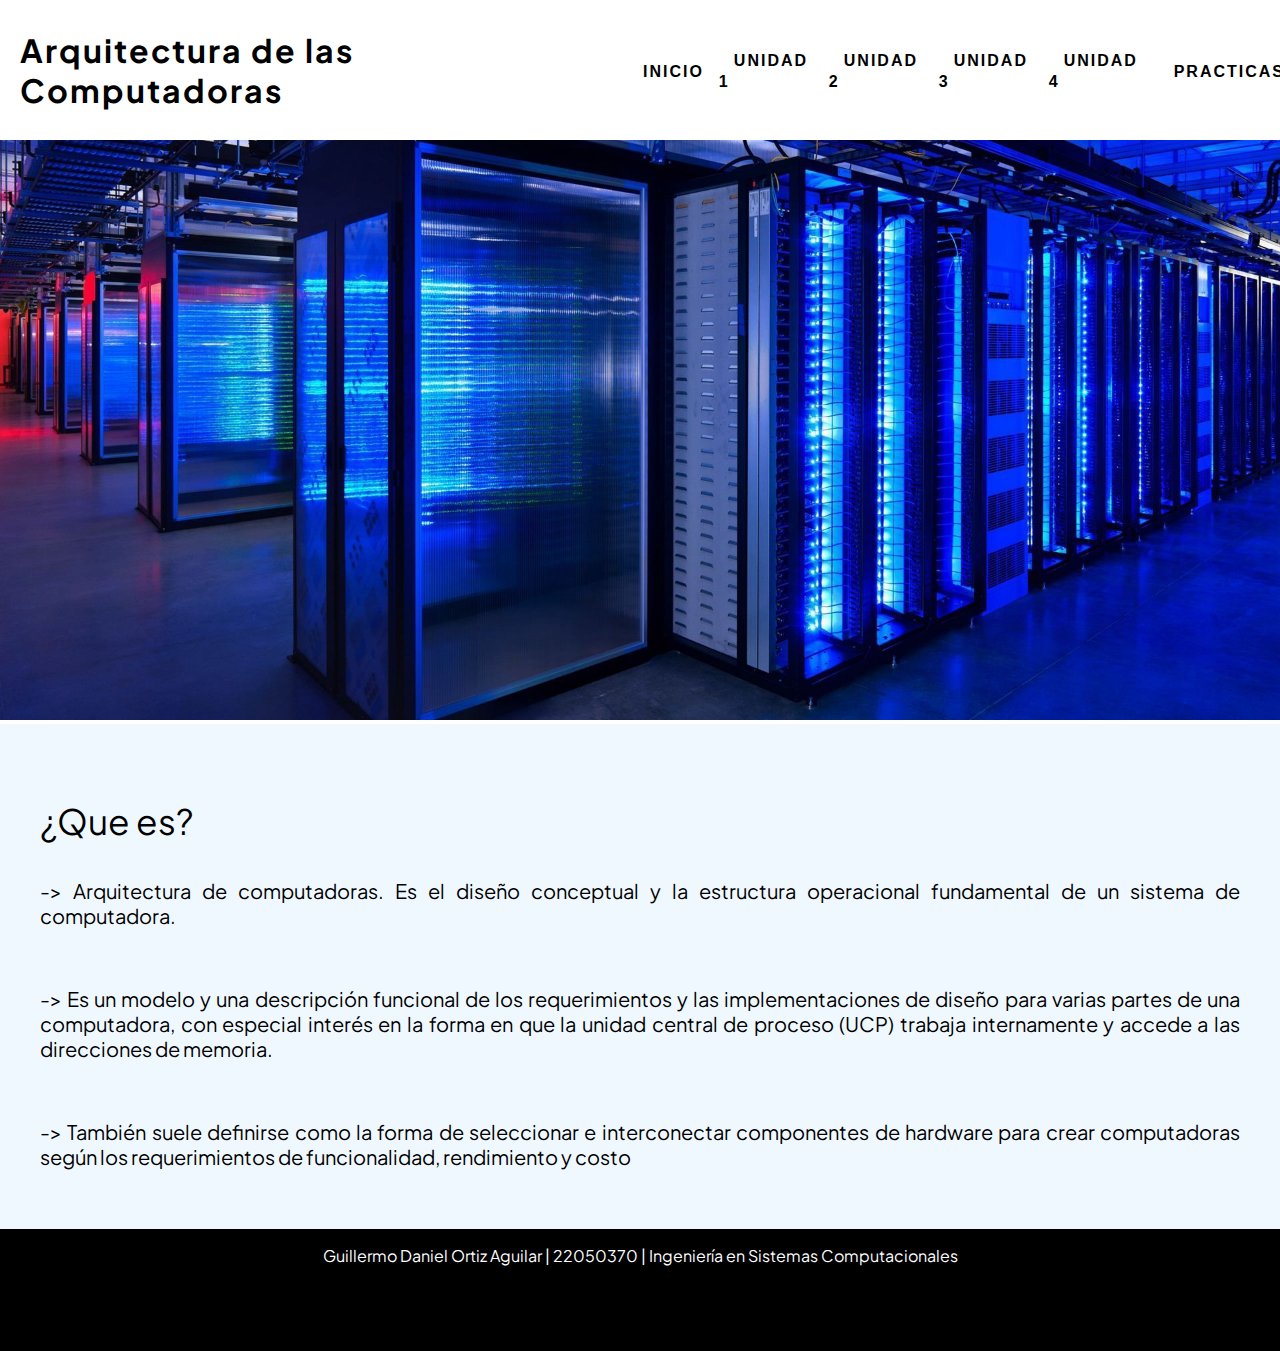
<file: index.html>
<!DOCTYPE html>
<html>
<head>
	<title>Arquitectura</title>
	<link rel="preconnect" href="https://fonts.googleapis.com">
	<link rel="preconnect" href="https://fonts.gstatic.com" crossorigin>
	<link href="https://fonts.googleapis.com/css2?family=Plus+Jakarta+Sans:wght@500&display=swap" rel="stylesheet">
	<style>
		html{
			box-sizing: border-box;
		}
		body, html{
			margin: 0;
			padding: 0;
		}
		header{
			position: fixed;
			top: 0;
			left: 0;
			width: 100%;
			display: flex;
			justify-content: space-around;
			transition: 0.7s;
			padding: 30px 20px;
			z-index: 10;
			background: #fff;
			color: #000000;
			font-family: 'Plus Jakarta Sans', sans-serif;
		}
		header.abajo{
			background: #a664e3;
			padding: 15px 20px;
		}
		header .logo{
			position: relative;
			color: #000000;
			font-weight: bold;
			font-size: 2em;
			font-family: 'Plus Jakarta Sans', sans-serif;
			letter-spacing: 2px;
			transition: 1.5s;
			text-decoration: none;
		}
		nav{
			display: flex;
			justify-content: center;
			align-items: center;
		}

		header ul{
			position: relative;
			display: flex;
			justify-content: center;
			align-items: center;
		}

		header ul li{
			list-style: none;
		}

		header ul li a{
			position: relative;
			font-family: helvetica;
			margin: 0 15px;
			text-decoration: none;
			color: #000000;
			letter-spacing: 2px;
			font-weight: 600;
			transition: 0.7s;
		}

		.zona1 img {
			width: 100vw;
		}

		.zona2{
			
			background-color: aliceblue;
			padding: 40px;
		}
		.zona3{
			background-color: black;
			text-align: center;
			display: flex;
			justify-content: center;
			align-items: center;
			
		}

		.content{
			width: 100vw;
			height: 100vh;
		}
		header.abajo .logo,
		header.abajo ul li a{
			color: #000000;	
		}

		p{
			font-family: 'Plus Jakarta Sans', sans-serif;
			font-size: 20px;
			z-index: 2;
			text-align: justify;
		}

		.titulo{
			font-family: 'Plus Jakarta Sans', sans-serif;
			font-size: 35px;
		}

		.datos{
			font-size: medium;
			color: #fff;
			height: 10vh;
			
		}
	</style>
</head>
<body>
	<header>
		<a href="#" class="logo">Arquitectura de las Computadoras</a>
		<nav>
			<ul>
				<li><a href=".">INICIO</a></li>
				<li><a href="./Arquitectura/HTML/index2.html">UNIDAD 1</a></li>
				<li><a href="./Arquitectura/HTML/index3.html">UNIDAD 2</a></li>
				<li><a href="./Arquitectura/HTML/index4.html">UNIDAD 3</a></li>
				<li><a href="./Arquitectura/HTML/index5.html">UNIDAD 4</a></li>
				<li><a href="./Arquitectura/HTML/index6.html">PRACTICAS</a></li>
			</ul>
		</nav>
	</header>
	<div class="content">
		<div class="zona1">
			<img src="./Arquitectura/CSS/img/fondo4.jpg"/>
		</div>
		<div class="zona2">
			<p class="titulo">¿Que es?</p>
			<p>  -> Arquitectura de computadoras. Es el diseño conceptual y la estructura operacional fundamental de un sistema de computadora.</p><br>
			<p> -> Es un modelo y una descripción funcional de los requerimientos y las implementaciones de diseño para varias partes de una computadora, con especial interés en la forma en que la unidad central de proceso (UCP) trabaja internamente y accede a las direcciones de memoria.</p><br>

			<p> -> También suele definirse como la forma de seleccionar e interconectar componentes de hardware para crear computadoras según los requerimientos de funcionalidad, rendimiento y costo</p>
		</div>
		<div class="zona3">
			<p class="datos">Guillermo Daniel Ortiz Aguilar | 22050370 | Ingeniería en Sistemas Computacionales</p>
		</div>
	</div>
	<script type="text/javascript">
		window.addEventListener("scroll", function(){
			var header = document.querySelector("header");
			header.classList.toggle("abajo",window.scrollY>0);
		})
	</script>
</body>
</html>
</file>
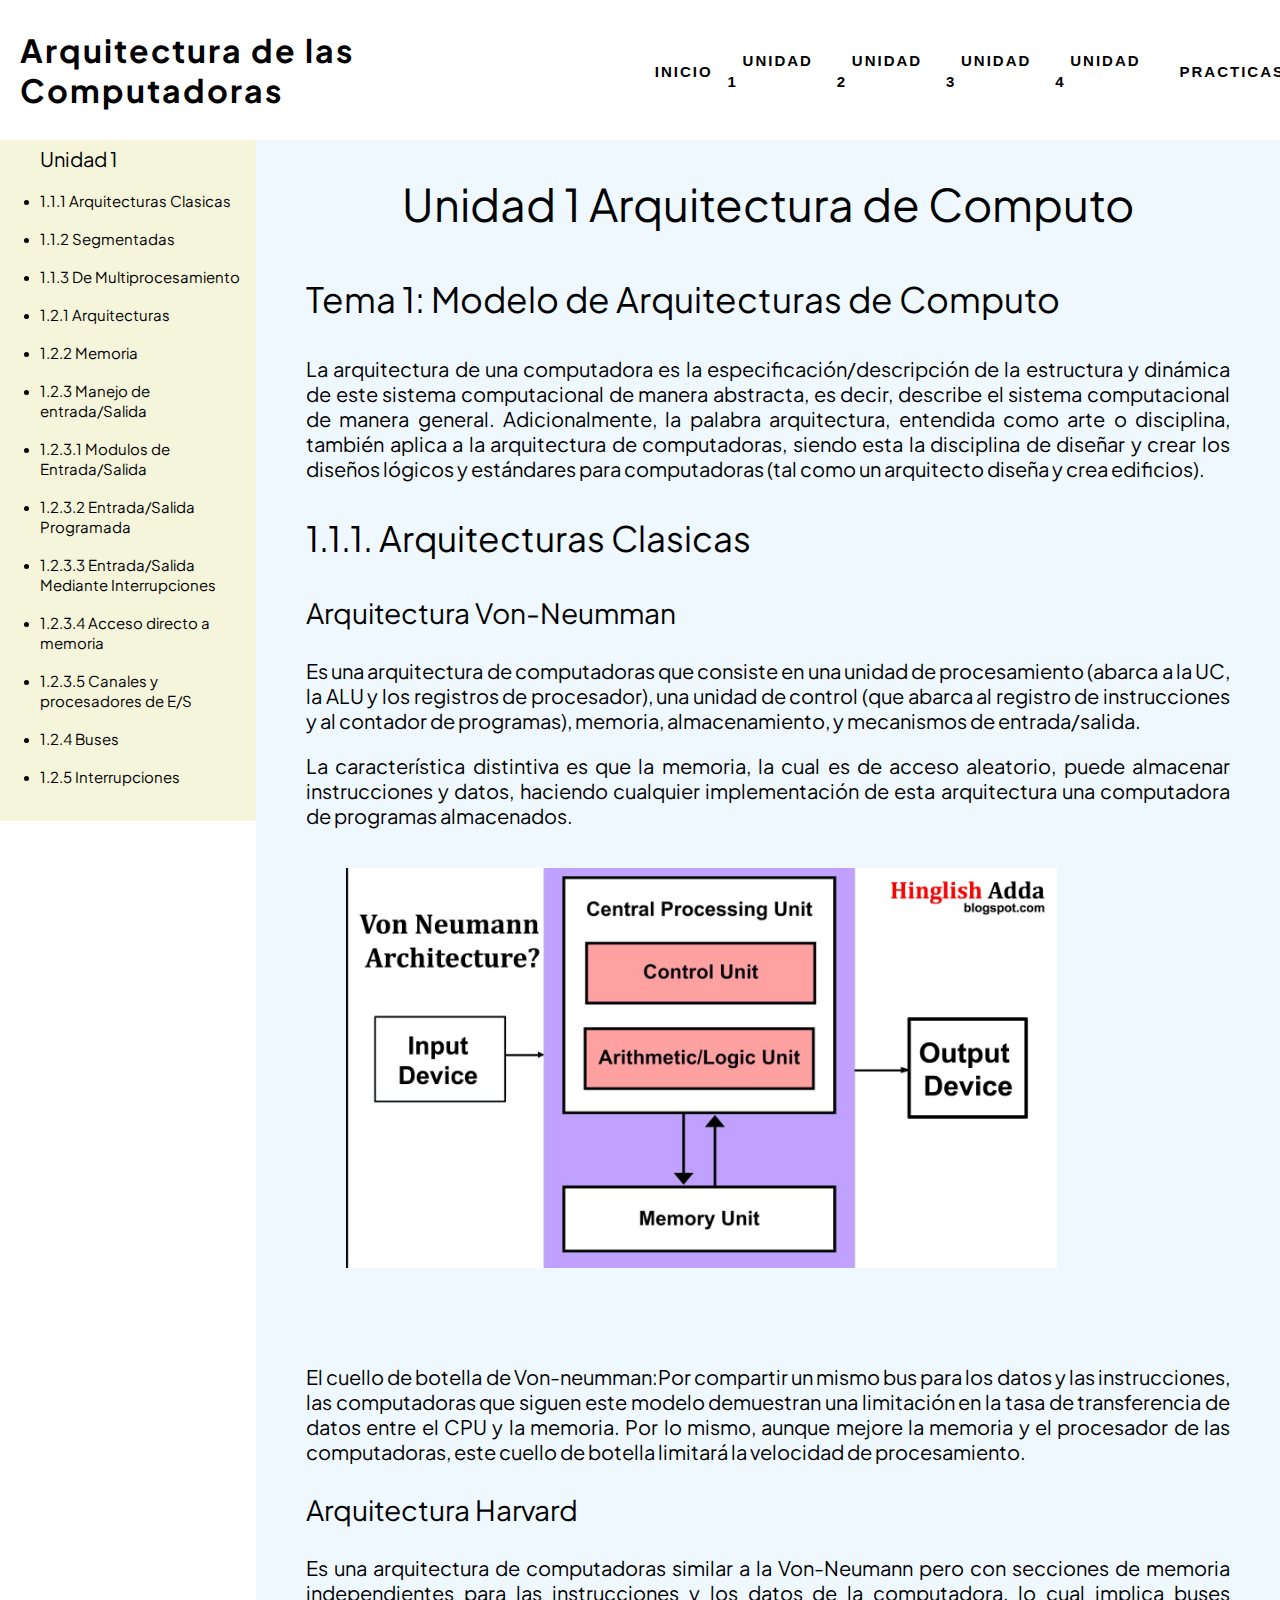
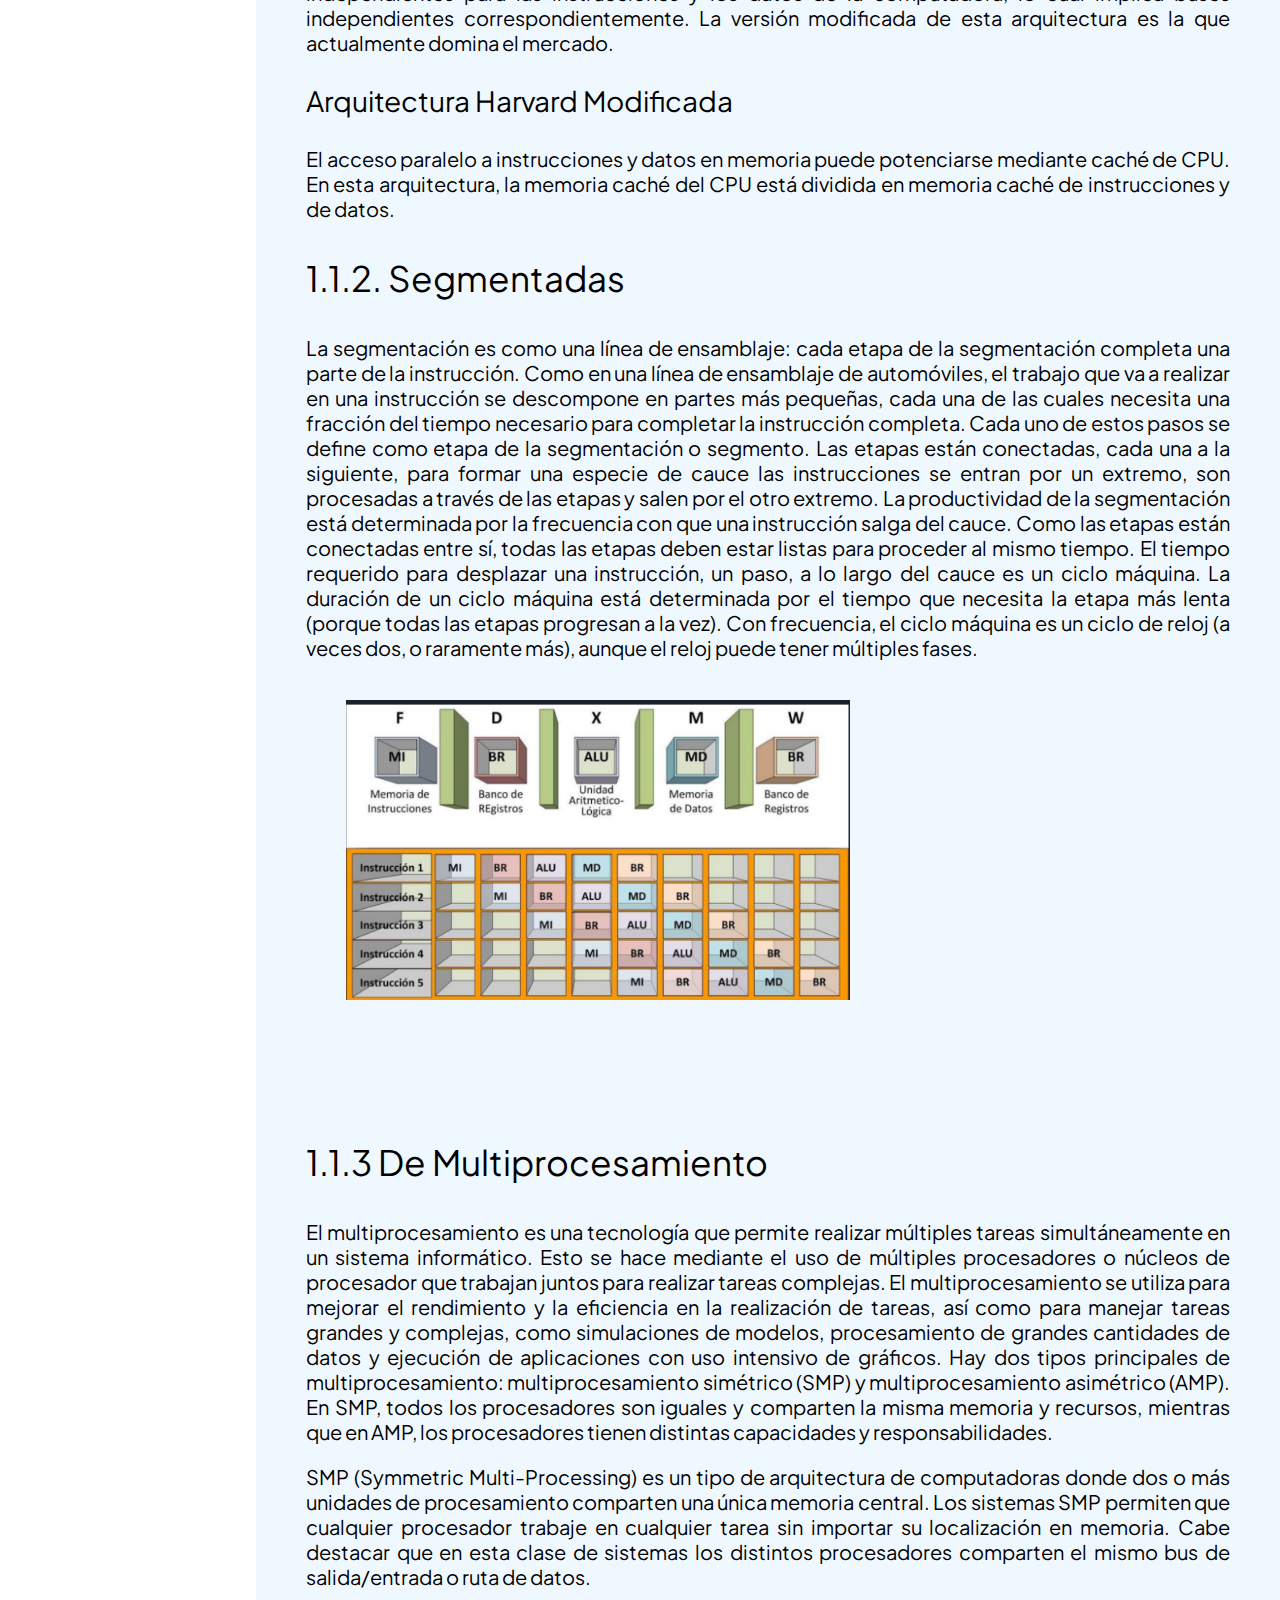
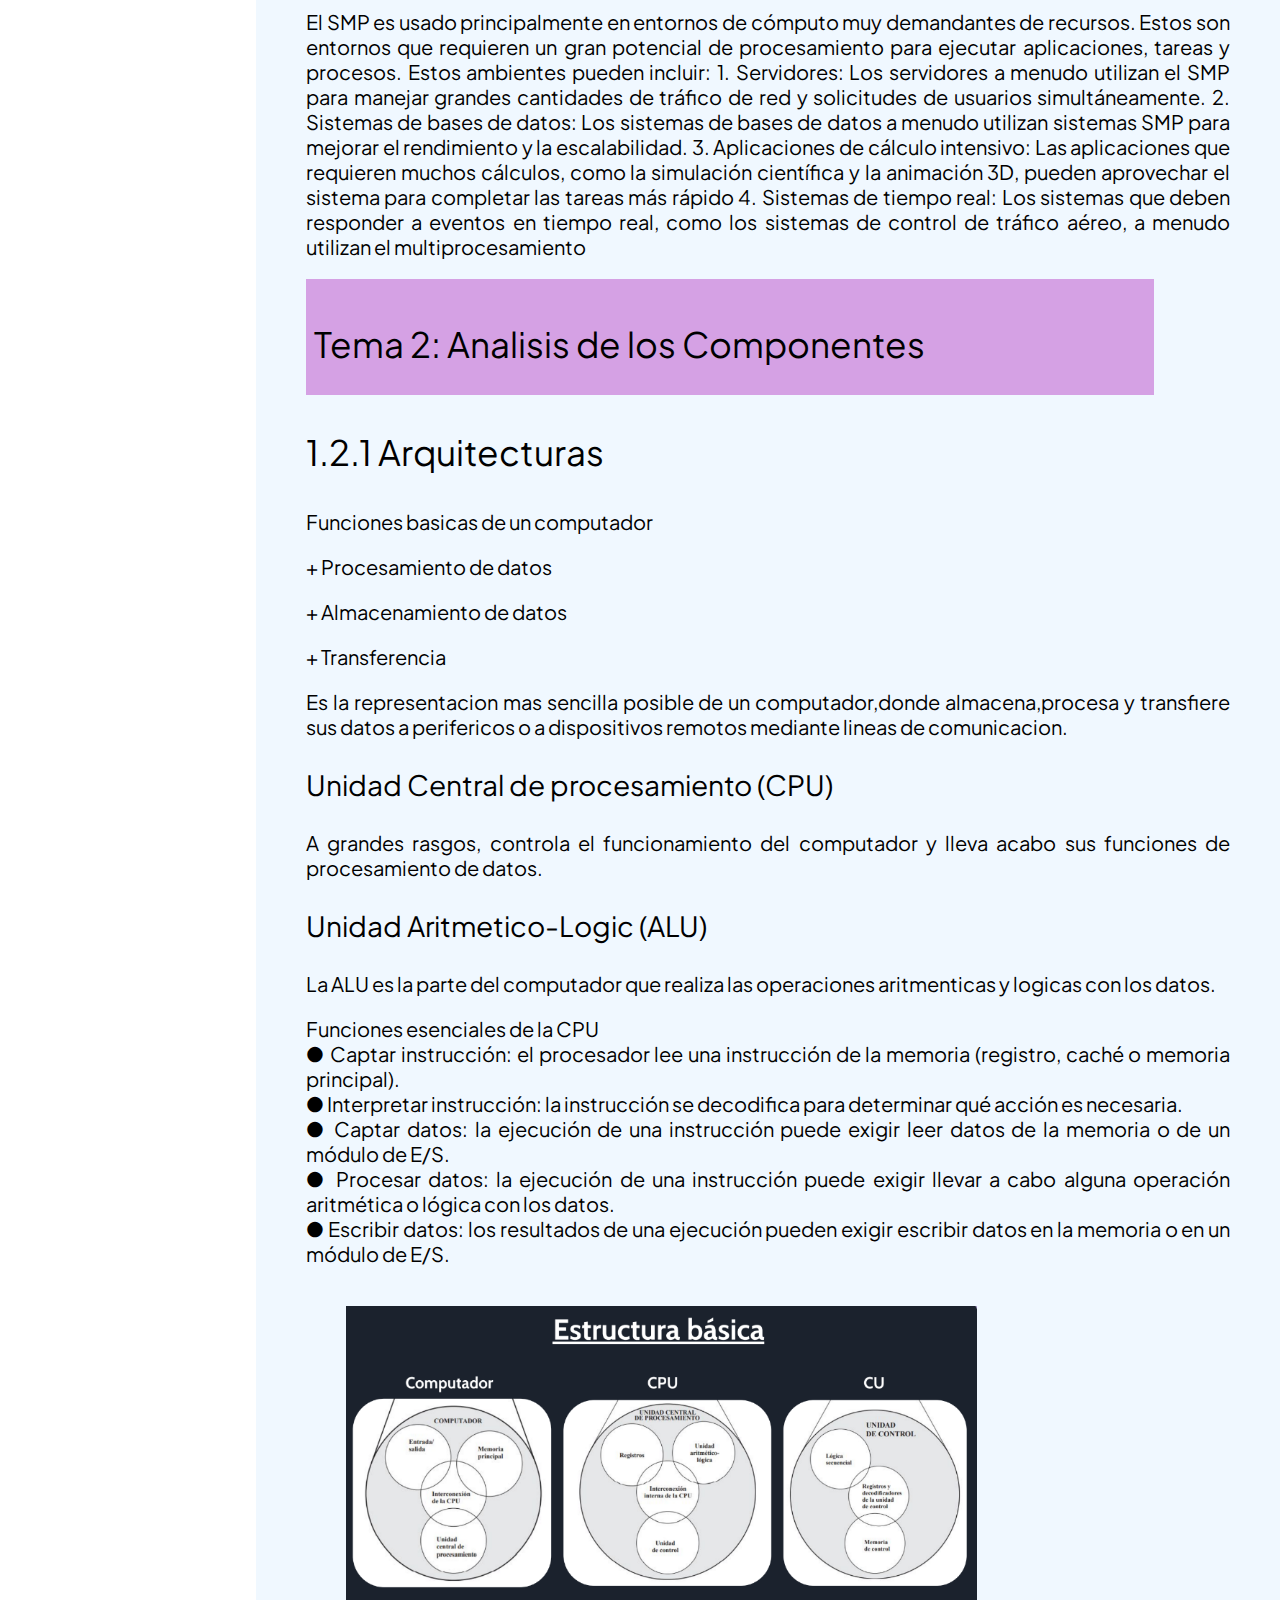
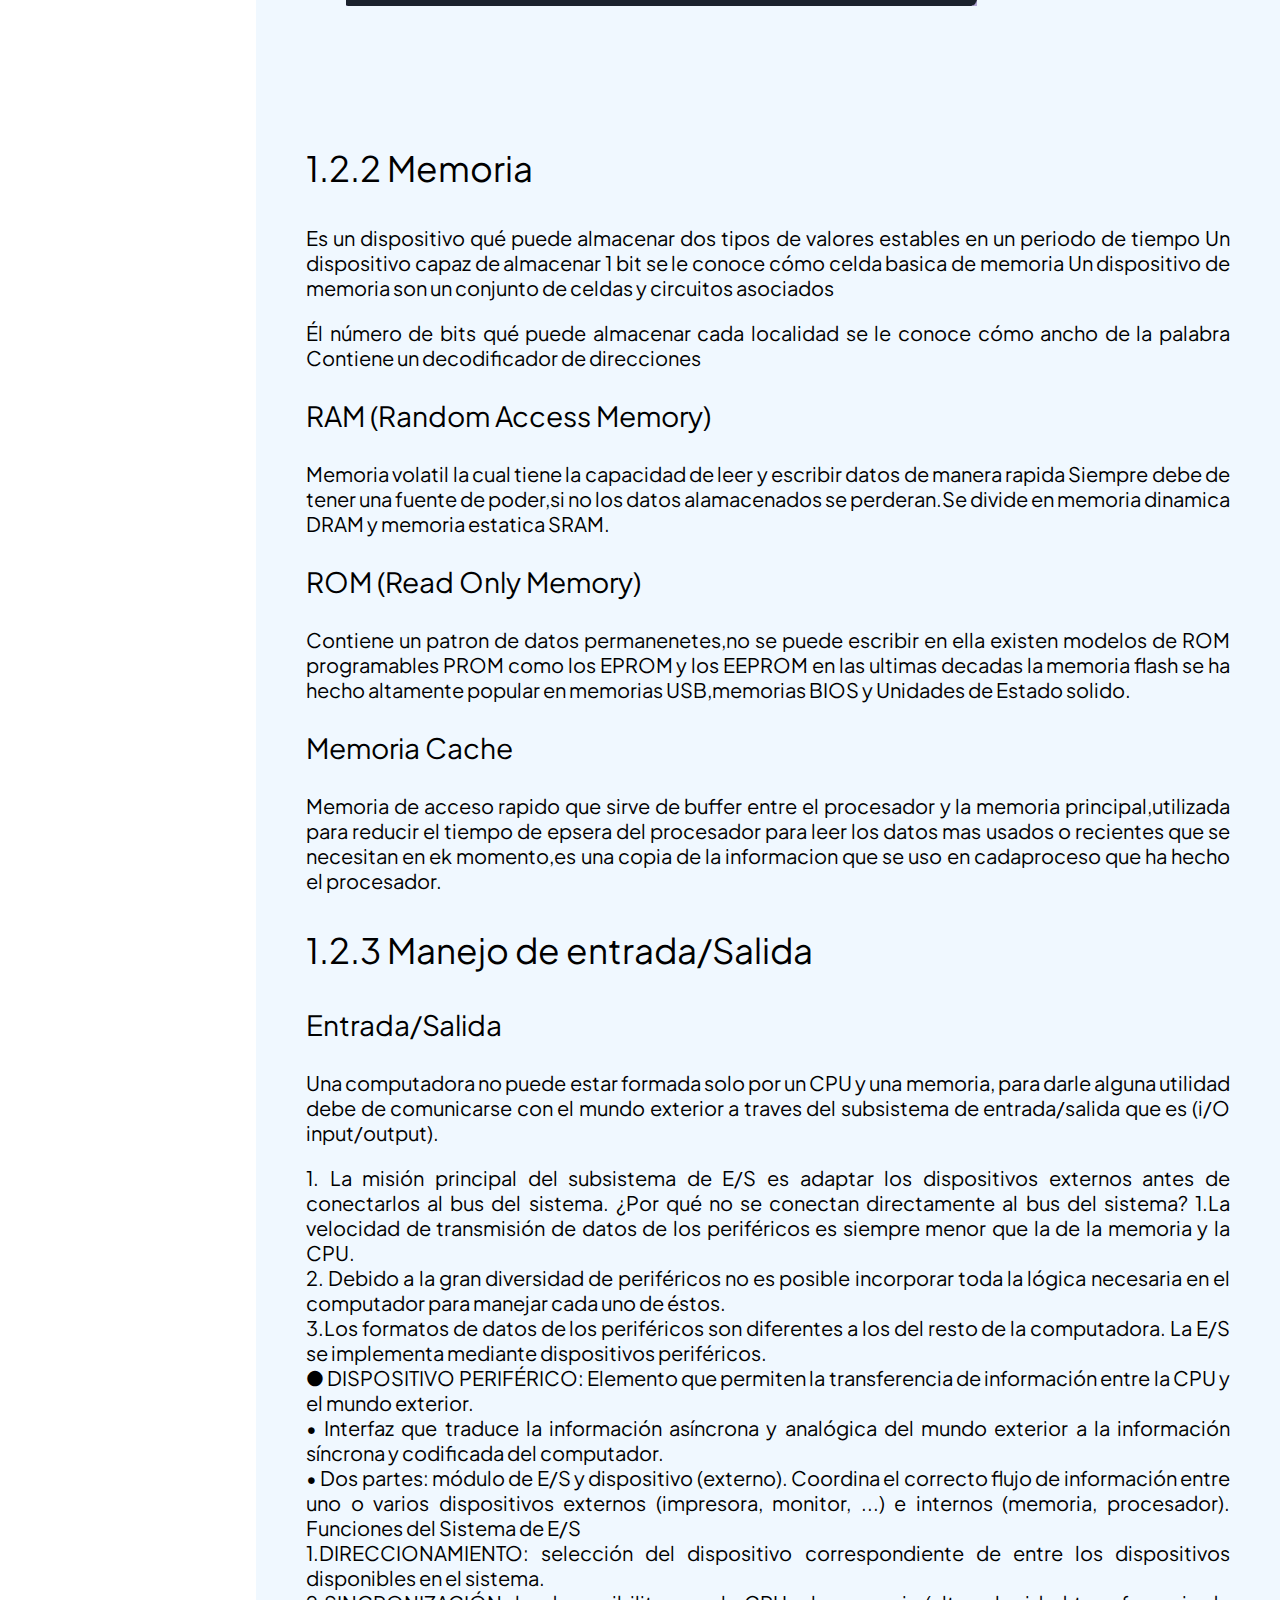
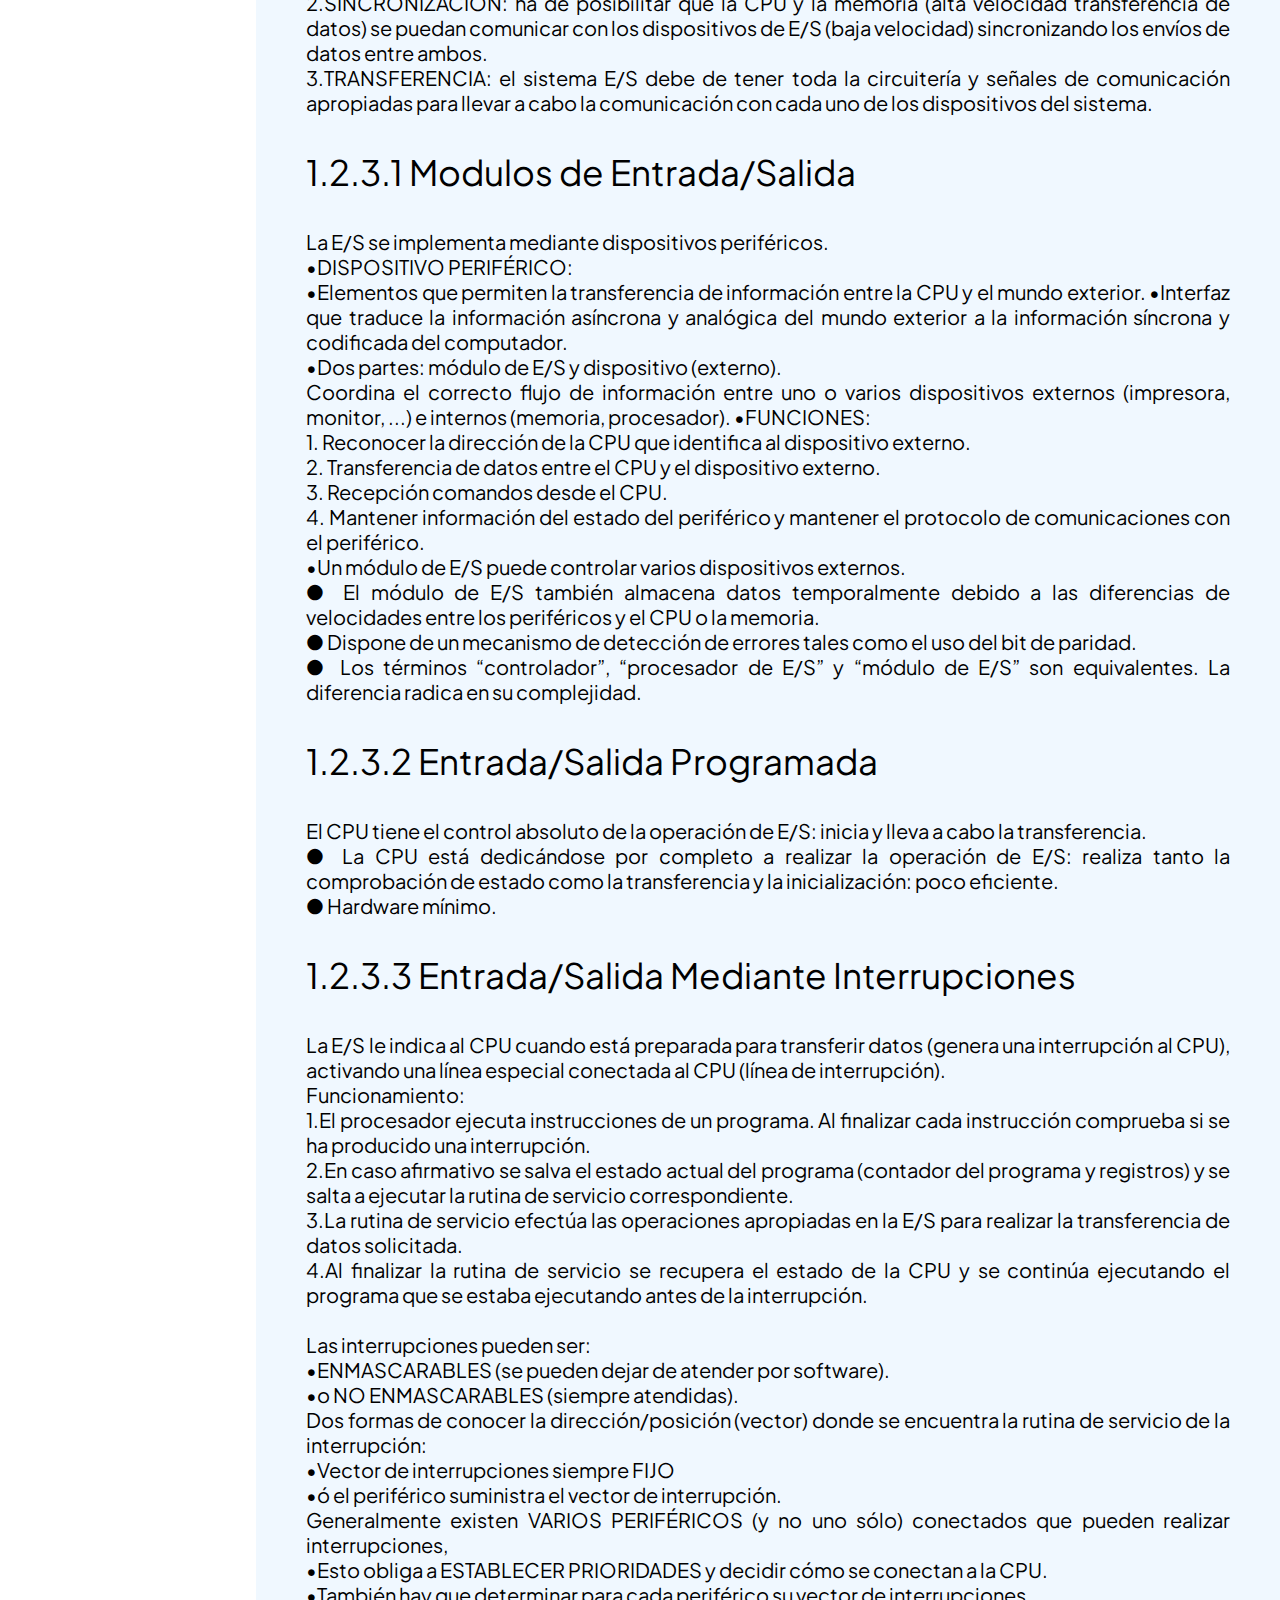
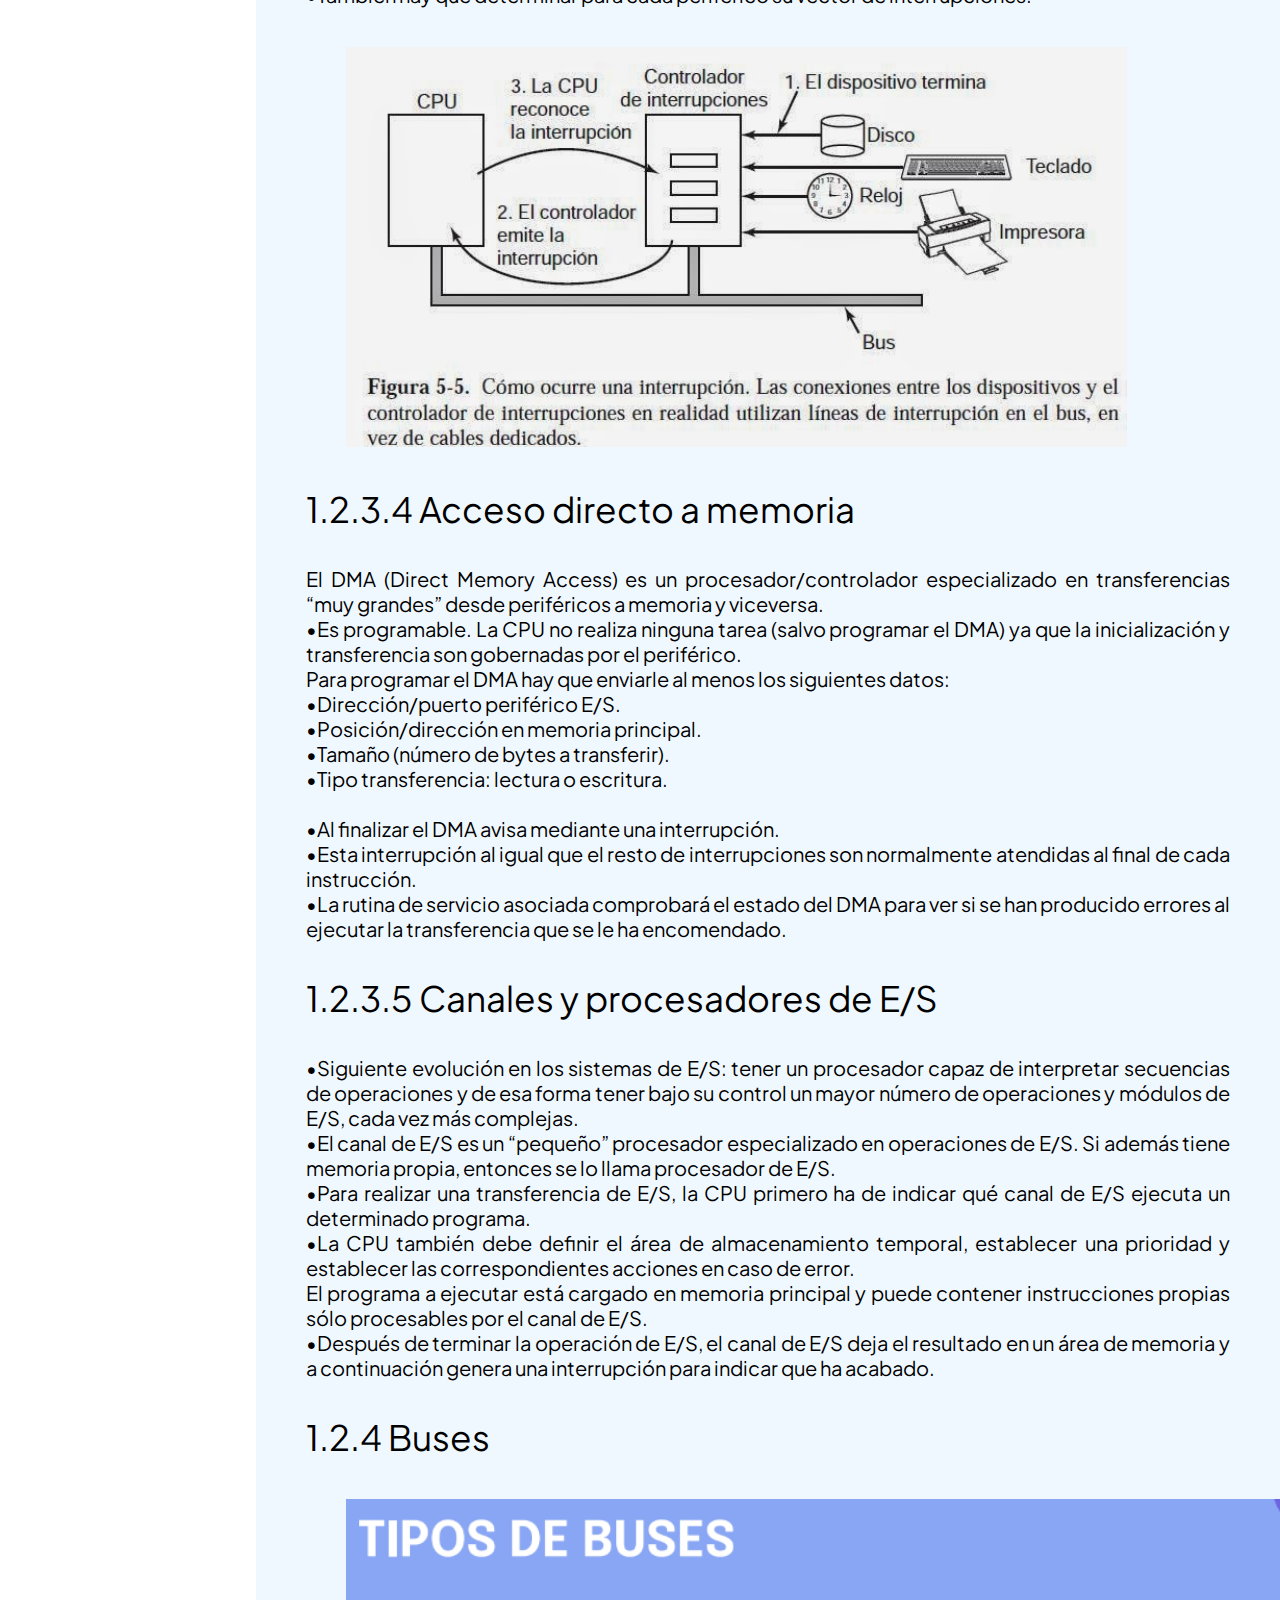
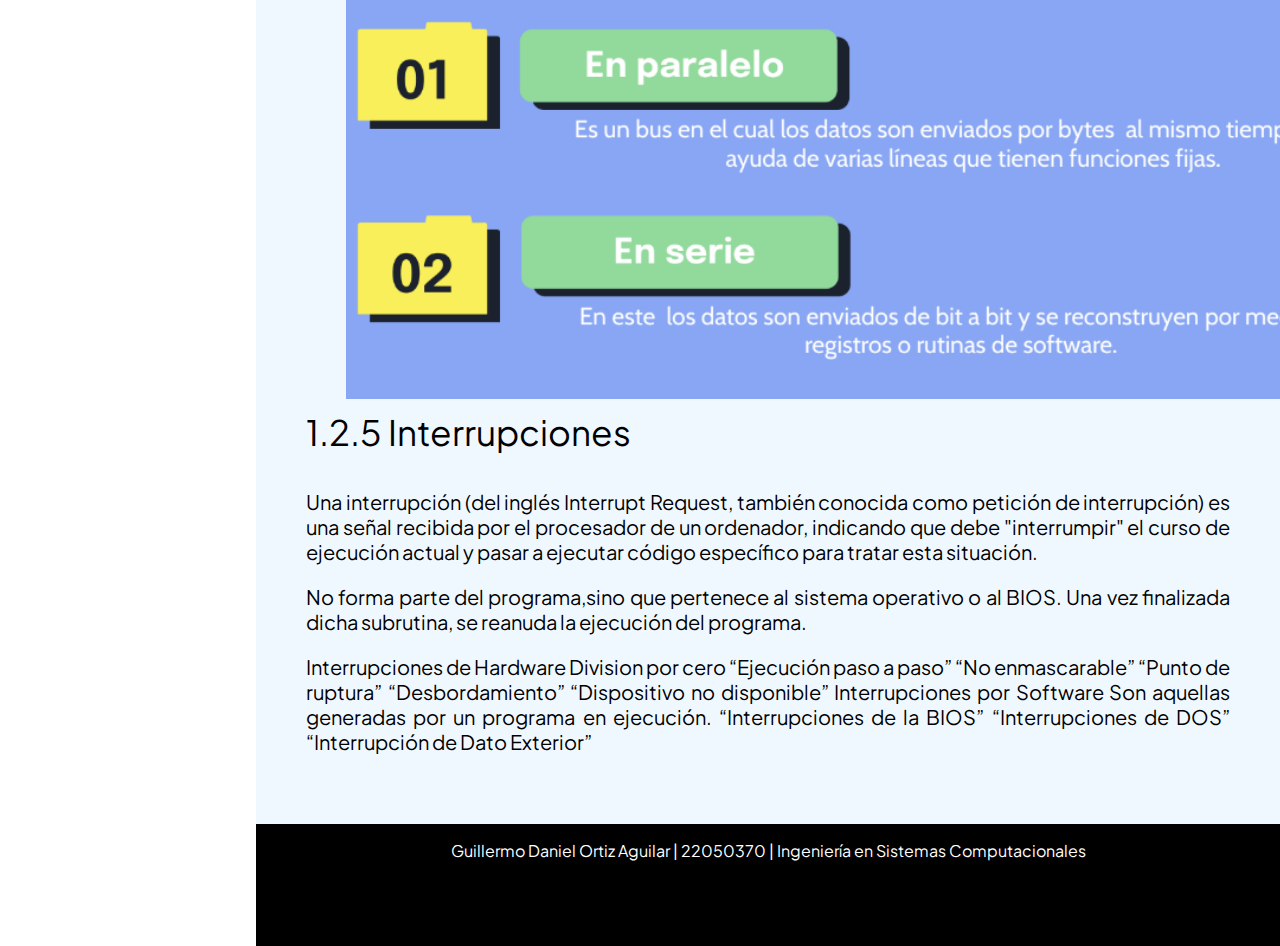
<file: Arquitectura/HTML/index2.html>
<!DOCTYPE html>
<html>
    <head>
        <title>Unidad 1</title>
        <link rel="stylesheet" type="text/CSS" href="../CSS/Style.css" media="screen">
        <link rel="preconnect" href="https://fonts.googleapis.com">
	    <link rel="preconnect" href="https://fonts.gstatic.com" crossorigin>
	    <link href="https://fonts.googleapis.com/css2?family=Plus+Jakarta+Sans:wght@500&display=swap" rel="stylesheet">
        <style>
            
        </style>
    </head>
    <body>
        <header>
            <a href="#" class="logo">Arquitectura de las Computadoras</a>
		<nav>
			<ul>
				<li><a href="../../index.html">INICIO</a></li>
				<li><a href="../HTML/index2.html">UNIDAD 1</a></li>
				<li><a href="../HTML/index3.html">UNIDAD 2</a></li>
				<li><a href="../HTML/index4.html">UNIDAD 3</a></li>
				<li><a href="../HTML/index5.html">UNIDAD 4</a></li>
                <li><a href="../HTML/index6.html">PRACTICAS</a></li>
			</ul>
		</nav>
        </header>
        <div class="box">

            <nav class="navegador2">
                <ul>
                    <p>Unidad 1</p>
                    <li><a href="#1.1.1">1.1.1 Arquitecturas Clasicas</a></li><br>
                    <li><a href="#1.1.2">1.1.2 Segmentadas</a></li><br>
                    <li><a href="#1.1.3">1.1.3 De Multiprocesamiento</a></li><br>
                    <li><a href="#1.2.1">1.2.1 Arquitecturas</a></li><br>
                    <li><a href="#1.2.2">1.2.2 Memoria</a></li><br>
                    <li><a href="#1.2.3">1.2.3 Manejo de entrada/Salida</a></li><br>
                    <li><a href="#1.2.3.1">1.2.3.1 Modulos de Entrada/Salida</a></li><br>
                    <li><a href="#1.2.3.2">1.2.3.2 Entrada/Salida Programada</a></li><br>
                    <li><a href="#1.2.3.3">1.2.3.3 Entrada/Salida Mediante Interrupciones</a></li><br>
                    <li><a href="#1.2.3.4">1.2.3.4 Acceso directo a memoria</a></li><br>
                    <li><a href="#1.2.3.5">1.2.3.5 Canales y procesadores de E/S</a></li><br>
                    <li><a href="#1.2.4">1.2.4 Buses</a></li><br>
                    <li><a href="#1.2.5">1.2.5 Interrupciones</a></li><br>
                    
                    
                </ul>
            </nav>
        <div class="content">
            <div class="zona2">
                <p class="tituloGrande">Unidad 1 Arquitectura de Computo</p>
                    <p class="titulo">Tema 1: Modelo de Arquitecturas de Computo</p>
                        <p>La arquitectura de una computadora es la
                        especificación/descripción de la estructura y dinámica de
                        este sistema computacional de manera abstracta, es
                        decir, describe el sistema computacional de manera
                        general.
                        Adicionalmente, la palabra arquitectura, entendida como
                        arte o disciplina, también aplica a la arquitectura de
                        computadoras, siendo esta la disciplina de diseñar y crear
                        los diseños lógicos y estándares para computadoras (tal
                        como un arquitecto diseña y crea edificios).</p>

                    <p class="titulo" id="1.1.1"> 1.1.1. Arquitecturas Clasicas</p>
                    <p class="subtitulos">Arquitectura Von-Neumman</p>
                            <p>Es una arquitectura de computadoras que consiste en una
                                unidad de procesamiento (abarca a la UC, la ALU y los registros
                                de procesador), una unidad de control (que abarca al registro
                                de instrucciones y al contador de programas), memoria,
                                almacenamiento, y mecanismos de entrada/salida.</p>
                            <p>La característica distintiva es
                                que la memoria, la cual es de
                                acceso aleatorio, puede
                                almacenar instrucciones y
                                datos, haciendo cualquier
                                implementación de esta
                                arquitectura una
                                computadora de programas
                                almacenados.</p>
                                <div class="imagen">
                                    <img  class="imagen1" src="../CSS/img/von.jpg">
                                </div><br><br>
                            <p>El cuello de botella de Von-neumman:Por compartir un mismo bus para los datos
                                y las instrucciones, las computadoras que
                                siguen este modelo demuestran una
                                limitación en la tasa de transferencia de
                                datos entre el CPU y la memoria. Por lo
                                mismo, aunque mejore la memoria y el
                                procesador de las computadoras, este
                                cuello de botella limitará la velocidad de
                                procesamiento.</p>
                    <p class="subtitulos">Arquitectura Harvard</p>
                                <p>Es una arquitectura de computadoras similar a la
                                    Von-Neumann pero con secciones de memoria
                                    independientes para las instrucciones y los datos de la
                                    computadora, lo cual implica buses independientes
                                    correspondientemente. La versión modificada de esta
                                    arquitectura es la que actualmente domina el mercado.</p>
                    <p class="subtitulos">Arquitectura Harvard Modificada</p>
                                <p>El acceso paralelo a instrucciones y datos en memoria
                                    puede potenciarse mediante caché de CPU.
                                    En esta arquitectura, la memoria caché del CPU está
                                    dividida en memoria caché de instrucciones y de datos.</p>
                    <p class="titulo" id="1.1.2"> 1.1.2. Segmentadas</p>
                                <p>La segmentación es como una línea de ensamblaje: cada etapa de la segmentación completa
                                    una parte de la instrucción. Como en una línea de ensamblaje de automóviles, el trabajo que va
                                    a realizar en una instrucción se descompone en partes más pequeñas, cada una de las cuales
                                    necesita una fracción del tiempo necesario para completar la instrucción completa. Cada uno
                                    de estos pasos se define como etapa de la segmentación o segmento. Las etapas están
                                    conectadas, cada una a la siguiente, para formar una especie de cauce las instrucciones se
                                    entran por un extremo, son procesadas a través de las etapas y salen por el otro extremo.
                                    La productividad de la segmentación está determinada por la frecuencia con que una
                                    instrucción salga del cauce. Como las etapas están conectadas entre sí, todas las etapas deben
                                    estar listas para proceder al mismo tiempo. El tiempo requerido para desplazar una instrucción,
                                    un paso, a lo largo del cauce es un ciclo máquina. La duración de un ciclo máquina está
                                    determinada por el tiempo que necesita la etapa más lenta (porque todas las etapas progresan
                                    a la vez). Con frecuencia, el ciclo máquina es un ciclo de reloj (a veces dos, o raramente más),
                                    aunque el reloj puede tener múltiples fases.</p>
                                <div class="imagen">
                                    <img class="imagen2" src="../CSS/img/segmentada.png">
                                </div>
                    <p class="titulo" id="1.1.3">1.1.3 De Multiprocesamiento</p>
                                <p>El multiprocesamiento es una tecnología que permite realizar múltiples tareas
                                    simultáneamente en un sistema informático. Esto se hace mediante el uso de
                                    múltiples procesadores o núcleos de procesador que trabajan juntos para
                                    realizar tareas complejas. El multiprocesamiento se utiliza para mejorar el
                                    rendimiento y la eficiencia en la realización de tareas, así como para manejar
                                    tareas grandes y complejas, como simulaciones de modelos, procesamiento de
                                    grandes cantidades de datos y ejecución de aplicaciones con uso intensivo de
                                    gráficos.
                                    Hay dos tipos principales de multiprocesamiento: multiprocesamiento
                                    simétrico (SMP) y multiprocesamiento asimétrico (AMP). En SMP, todos los
                                    procesadores son iguales y comparten la misma memoria y recursos, mientras
                                    que en AMP, los procesadores tienen distintas capacidades y
                                    responsabilidades.</p>
                                <p>SMP (Symmetric Multi-Processing) es un tipo de arquitectura de
                                    computadoras donde dos o más unidades de procesamiento
                                    comparten una única memoria central.
                                    Los sistemas SMP permiten que cualquier procesador trabaje en
                                    cualquier tarea sin importar su localización en memoria.
                                    Cabe destacar que en esta clase de sistemas los distintos
                                    procesadores comparten el mismo bus de salida/entrada o ruta de
                                    datos.</p>
                                <p>El SMP es usado principalmente en entornos de cómputo muy demandantes de
                                    recursos. Estos son entornos que requieren un gran potencial de procesamiento para
                                    ejecutar aplicaciones, tareas y procesos. Estos ambientes pueden incluir:
                                    1. Servidores:
                                    Los servidores a menudo utilizan el SMP para manejar grandes cantidades de tráfico de red y
                                    solicitudes de usuarios simultáneamente.
                                    2. Sistemas de bases de datos:
                                    Los sistemas de bases de datos a menudo utilizan sistemas SMP para mejorar el rendimiento y
                                    la escalabilidad.
                                    3. Aplicaciones de cálculo intensivo:
                                    Las aplicaciones que requieren muchos cálculos, como la simulación científica y la animación
                                    3D, pueden aprovechar el sistema para completar las tareas más rápido
                                    4. Sistemas de tiempo real:
                                    Los sistemas que deben responder a eventos en tiempo real, como los sistemas de control de
                                    tráfico aéreo, a menudo utilizan el multiprocesamiento</p>
                    <div class="zona1">
                        <p class="titulo">Tema 2: Analisis de los Componentes</p> 
                    </div>                           
                    <p class="titulo" id="1.2.1">1.2.1 Arquitecturas</p>
                    <p>Funciones basicas de un computador</p>
                        <p>+ Procesamiento de datos</p>
                        <p>+ Almacenamiento de datos</p>
                        <p>+ Transferencia </p>
                        <p>Es la representacion mas sencilla posible de un computador,donde almacena,procesa y transfiere sus datos a 
                            perifericos o a dispositivos remotos mediante lineas de comunicacion.
                        </p>
                        <p class="subtitulos">Unidad Central de procesamiento (CPU)</p>
                            <p>A grandes rasgos, controla el funcionamiento del computador y lleva acabo sus funciones de procesamiento de 
                                datos.
                            </p>
                        <p class="subtitulos">Unidad Aritmetico-Logic (ALU)</p>
                            <p>La ALU es la parte del computador que realiza las operaciones aritmenticas y logicas con los datos.</p>
                            <p>Funciones esenciales de la CPU
                                <br>● Captar instrucción: el procesador lee una instrucción de la
                                memoria (registro, caché o memoria principal).<br>
                                ● Interpretar instrucción: la instrucción se decodifica para
                                determinar qué acción es necesaria.<br>
                                ● Captar datos: la ejecución de una instrucción puede exigir leer
                                datos de la memoria o de un módulo de E/S.<br>
                                ● Procesar datos: la ejecución de una instrucción puede exigir
                                llevar a cabo alguna operación aritmética o lógica con los datos.<br>
                                ● Escribir datos: los resultados de una ejecución pueden exigir
                                escribir datos en la memoria o en un módulo de E/S.</p>
                            
                        <div class="imagen">
                            <img class="imagen4" src="../CSS/img/estructura.png">
                        </div>       
                    <p class="titulo" id="1.2.2">1.2.2 Memoria</p>
                        <p>Es un dispositivo qué puede
                            almacenar dos tipos de valores
                            estables en un periodo de tiempo
                            Un dispositivo capaz de almacenar 1
                            bit se le conoce cómo celda basica
                            de memoria
                            Un dispositivo de memoria son un
                            conjunto de celdas y circuitos
                            asociados</p>
                        <p>Él número de bits qué puede
                            almacenar cada localidad se le
                            conoce cómo ancho de la palabra
                            Contiene un decodificador de
                            direcciones</p>
                    <p class="subtitulos">RAM (Random Access Memory)</p>
                        <p>Memoria volatil la cual tiene la capacidad de leer y escribir datos de manera rapida
                            Siempre debe de tener una fuente de poder,si no los datos alamacenados se perderan.Se 
                            divide en memoria dinamica DRAM y memoria estatica SRAM.
                        </p>
                    <p class="subtitulos">ROM (Read Only Memory)</p>
                        <p>Contiene un patron de datos permanenetes,no se puede escribir en ella existen modelos de ROM
                            programables PROM como los EPROM y los EEPROM en las ultimas decadas la memoria flash se ha hecho altamente
                            popular en memorias USB,memorias BIOS y Unidades de Estado solido.
                        </p>
                    <p class="subtitulos">Memoria Cache</p>
                        <p>Memoria de acceso rapido que sirve de buffer entre el procesador y la memoria principal,utilizada para reducir el tiempo de 
                            epsera del procesador para leer los datos mas usados o recientes que se necesitan en ek momento,es una copia de la informacion
                            que se uso en cadaproceso que ha hecho el procesador.
                        </p>                    
                    <p class="titulo" id="1.2.3">1.2.3 Manejo de entrada/Salida</p>
                    <p class="subtitulos">Entrada/Salida</p>
                        <p>Una computadora no puede estar formada solo por un CPU y una memoria, para darle alguna utilidad debe de comunicarse con el mundo exterior
                            a traves del subsistema de entrada/salida que es (i/O input/output).
                        </p>
                        <p>1. La misión principal del subsistema de E/S es adaptar los dispositivos
                            externos antes de conectarlos al bus del sistema.
                            ¿Por qué no se conectan
                            directamente al bus del sistema?
                            1.La velocidad de transmisión de datos de los periféricos es siempre menor
                            que la de la memoria y la CPU.<br>
                            2. Debido a la gran diversidad de periféricos no es posible incorporar toda la
                            lógica necesaria en el computador para manejar cada uno de éstos.<br>
                            3.Los formatos de datos de los periféricos son diferentes a los del resto de la
                            computadora.
                            
                            La E/S se implementa mediante dispositivos periféricos.<br>
                            ● DISPOSITIVO PERIFÉRICO: Elemento que permiten la transferencia de
                            información entre la CPU y el mundo exterior.<br>
                            • Interfaz que traduce la información asíncrona y analógica del mundo exterior a
                            la información síncrona y codificada del computador.<br>
                            • Dos partes: módulo de E/S y dispositivo (externo).
                            Coordina el correcto flujo de información entre uno o varios dispositivos
                            externos
                            (impresora, monitor, ...) e internos (memoria, procesador).
                            
                            Funciones del Sistema de E/S<br>
                            1.DIRECCIONAMIENTO: selección del dispositivo correspondiente de
                            entre los dispositivos disponibles en el sistema.<br>
                            2.SINCRONIZACIÓN: ha de posibilitar que la CPU y la memoria (alta
                            velocidad transferencia de datos) se puedan comunicar con los
                            dispositivos de E/S (baja velocidad) sincronizando los envíos de datos
                            entre ambos.<br>
                            3.TRANSFERENCIA: el sistema E/S debe de tener toda la circuitería y
                            señales de comunicación apropiadas para llevar a cabo la
                            comunicación con cada uno de los dispositivos del sistema.</p>       
                    <p class="titulo" id="1.2.3.1">1.2.3.1 Modulos de Entrada/Salida</p>
                        <p>La E/S se implementa mediante dispositivos periféricos.<br>
                            •DISPOSITIVO PERIFÉRICO:<br>
                            •Elementos que permiten la transferencia de información entre la
                            CPU y el mundo exterior.
                            •Interfaz que traduce la información asíncrona y analógica del mundo
                            exterior a la información síncrona y codificada del computador.<br>
                            •Dos partes: módulo de E/S y dispositivo (externo).<br>
                            
                            Coordina el correcto flujo de información entre uno o varios
                            dispositivos externos (impresora, monitor, ...) e internos (memoria,
                            procesador).
                            •FUNCIONES:<br>
                            1. Reconocer la dirección de la CPU que identifica al dispositivo externo.<br>
                            2. Transferencia de datos entre el CPU y el dispositivo externo.<br>
                            3. Recepción comandos desde el CPU.<br>
                            4. Mantener información del estado del periférico y mantener el
                            protocolo de comunicaciones con el periférico.<br>
                            •Un módulo de E/S puede controlar varios dispositivos externos.<br>
                            
                            ● El módulo de E/S también almacena datos temporalmente debido a
                            las diferencias de velocidades entre los periféricos y el CPU o la
                            memoria.<br>
                            ● Dispone de un mecanismo de detección de errores tales como el
                            uso del bit de paridad.<br>
                            ● Los términos “controlador”, “procesador de E/S” y “módulo de E/S”
                            son equivalentes. La diferencia radica en su complejidad.<br></p>    
                    <p class="titulo" id="1.2.3.2">1.2.3.2 Entrada/Salida Programada</p>
                            <p>El CPU tiene el control absoluto de la operación de E/S: inicia y lleva a cabo la
                                transferencia.<br>
                                ● La CPU está dedicándose por completo a realizar la operación de E/S: realiza
                                tanto la comprobación de estado como la transferencia y la inicialización:
                                poco eficiente.<br>
                                ● Hardware mínimo.</p>
                    <p class="titulo" id="1.2.3.3">1.2.3.3 Entrada/Salida Mediante Interrupciones</p>
                                <p>La E/S le indica al CPU cuando está preparada para transferir datos
                                    (genera una interrupción al CPU), activando una línea especial
                                    conectada al CPU (línea de interrupción).<br>
                                    Funcionamiento:<br>
                                    1.El procesador ejecuta instrucciones de un programa. Al finalizar
                                    cada instrucción comprueba si se ha producido una interrupción.<br>
                                    2.En caso afirmativo se salva el estado actual del programa
                                    (contador del programa y registros) y se salta a ejecutar la rutina
                                    de servicio correspondiente.<br>
                                    3.La rutina de servicio efectúa las operaciones apropiadas en la E/S
                                    para realizar la transferencia de datos solicitada.<br>
                                    4.Al finalizar la rutina de servicio se recupera el estado de la CPU y
                                    se continúa ejecutando el programa que se estaba ejecutando
                                    antes de la interrupción.<br><br>
                                    
                                    Las interrupciones pueden ser:<br>
                                    •ENMASCARABLES (se pueden dejar de atender por software).<br>
                                    •o NO ENMASCARABLES (siempre atendidas).<br>
                                    Dos formas de conocer la dirección/posición (vector) donde se
                                    encuentra la rutina de servicio de la interrupción:<br>
                                    •Vector de interrupciones siempre FIJO<br>
                                    •ó el periférico suministra el vector de interrupción.<br>
                                    Generalmente existen VARIOS PERIFÉRICOS (y no uno sólo)
                                    conectados que pueden realizar interrupciones,<br>
                                    •Esto obliga a ESTABLECER PRIORIDADES y decidir cómo se conectan
                                    a la CPU.<br>
                                    •También hay que determinar para cada periférico su vector de
                                    interrupciones.<br></p>
                            <div class="imagen">
                                <img class="imagen5" src="../CSS/img/imagen5.jpg">
                            </div>              
                    <p class="titulo" id="1.2.3.4">1.2.3.4 Acceso directo a memoria</p>
                            <p>El DMA (Direct Memory Access) es un procesador/controlador
                                especializado en transferencias “muy grandes” desde periféricos a
                                memoria y viceversa.<br>
                                •Es programable. La CPU no realiza ninguna tarea (salvo programar
                                el DMA) ya que la inicialización y transferencia son gobernadas por
                                el periférico.<br>
                                Para programar el DMA hay que enviarle al menos los siguientes
                                datos:<br>
                                •Dirección/puerto periférico E/S.<br>
                                •Posición/dirección en memoria principal.<br>
                                •Tamaño (número de bytes a transferir).<br>
                                •Tipo transferencia: lectura o escritura.<br><br>
                                
                                •Al finalizar el DMA avisa mediante una interrupción.<br>
                                •Esta interrupción al igual que el resto de interrupciones son
                                normalmente atendidas al final de cada instrucción.<br>
                                •La rutina de servicio asociada comprobará el estado del DMA para
                                ver si se han producido errores al ejecutar la transferencia que se
                                le ha encomendado.<br></p>
                    <p class="titulo" id="1.2.3.5">1.2.3.5 Canales y procesadores de E/S</p>
                        <p>•Siguiente evolución en los sistemas de E/S: tener un procesador
                            capaz de interpretar secuencias de operaciones y de esa forma
                            tener bajo su control un mayor número de operaciones y módulos
                            de E/S, cada vez más complejas.<br>
                            •El canal de E/S es un “pequeño” procesador especializado en
                            operaciones de E/S. Si además tiene memoria propia, entonces se
                            lo llama procesador de E/S.<br>
                            
                            •Para realizar una transferencia de E/S, la CPU primero ha de indicar
                            qué canal de E/S ejecuta un determinado programa.<br>
                            •La CPU también debe definir el área de almacenamiento temporal,
                            establecer una prioridad y establecer las correspondientes
                            acciones en caso de error.<br>
                            El programa a ejecutar está cargado en memoria principal y puede
                            contener instrucciones propias sólo procesables por el canal de
                            E/S.<br>
                            •Después de terminar la operación de E/S, el canal de E/S deja el
                            resultado en un área de memoria y a continuación genera una
                            interrupción para indicar que ha acabado.<br></p>                  
                    <p class="titulo" id="1.2.4">1.2.4 Buses</p>
                    <div class="imagen">
                        <img class="imagen6" src="../CSS/img/buses.png">
                    </div><br><br>      
                    <p class="titulo" id="1.2.5">1.2.5 Interrupciones</p>        
                        <p>Una interrupción (del inglés Interrupt
                            Request, también conocida como
                            petición de interrupción) es una señal
                            recibida por el procesador de un
                            ordenador, indicando que debe
                            "interrumpir" el curso de ejecución
                            actual y pasar a ejecutar código
                            específico para tratar esta situación.<br></p>
                        <p>No forma parte del programa,sino que pertenece al sistema operativo o al
                            BIOS. Una vez finalizada dicha subrutina, se reanuda la ejecución del programa.</p>
                        <p>Interrupciones de Hardware
                            Division por cero
                            “Ejecución paso a paso”
                            “No enmascarable”
                            “Punto de ruptura”
                            “Desbordamiento”
                            “Dispositivo no disponible”
                            
                            Interrupciones por Software
                            Son aquellas generadas por un
                            programa en ejecución.
                            “Interrupciones de la BIOS”
                            “Interrupciones de DOS”
                            “Interrupción de Dato Exterior”</p>                
            </div>
           
            <div class="zona3">
                <p class="datos">Guillermo Daniel Ortiz Aguilar | 22050370 | Ingeniería en Sistemas Computacionales</p>
            </div>
        </div>
        </div>
        <script type="text/javascript">
            window.addEventListener("scroll", function(){
                var header = document.querySelector("header");
                header.classList.toggle("abajo",window.scrollY>0);
            })
        </script>
    </body>
</html>
</file>
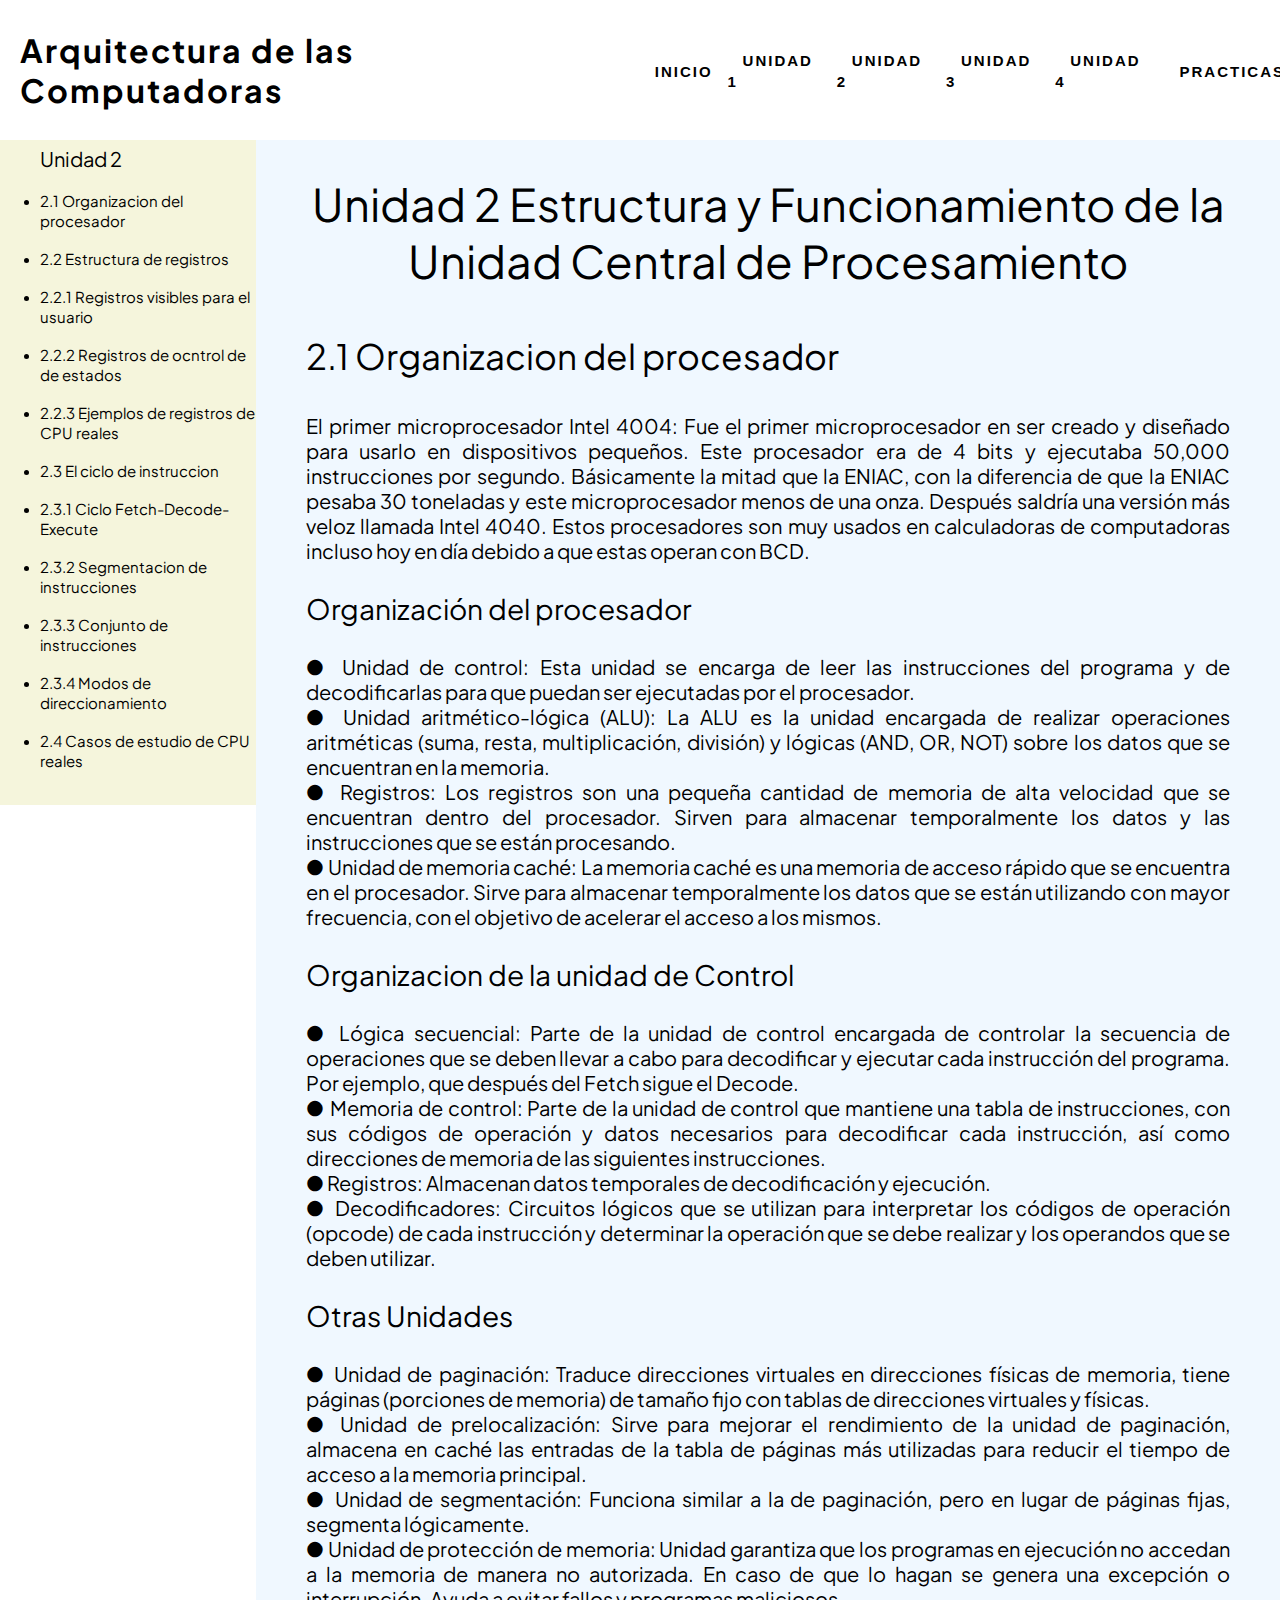
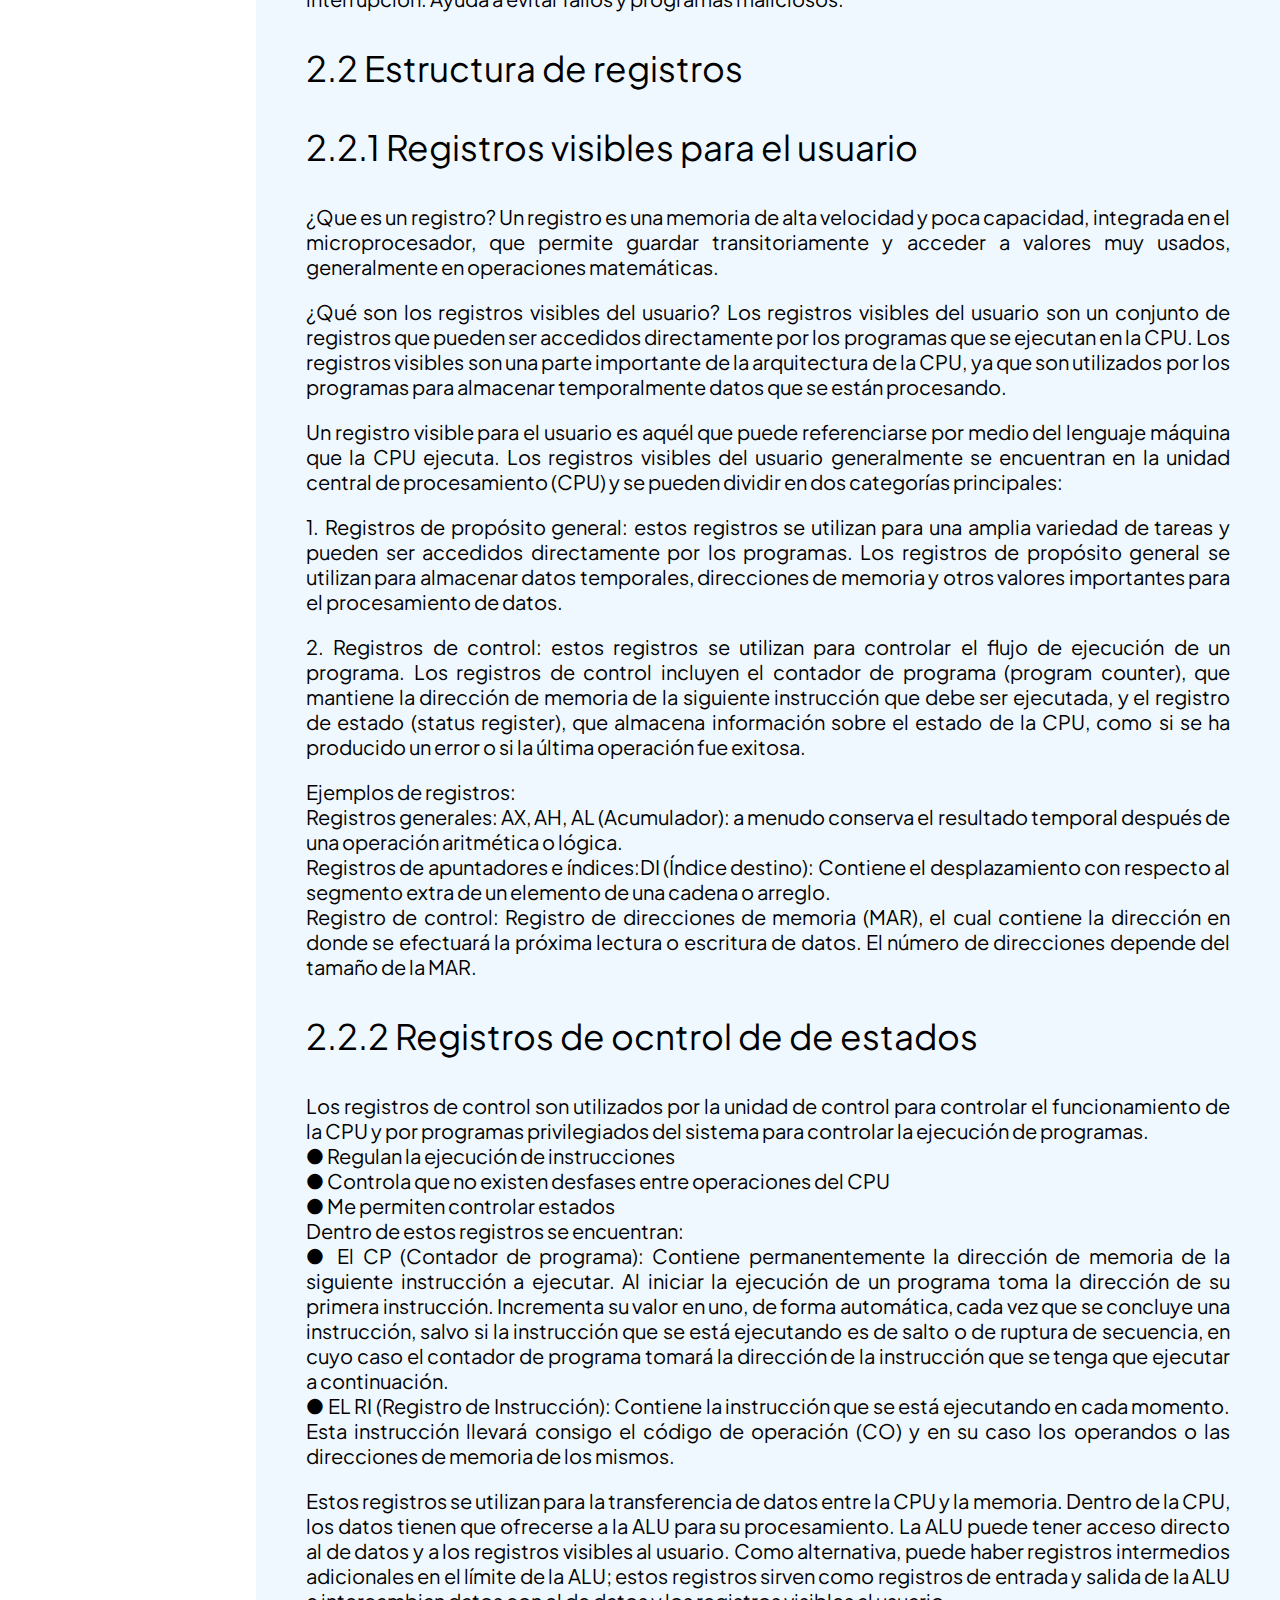
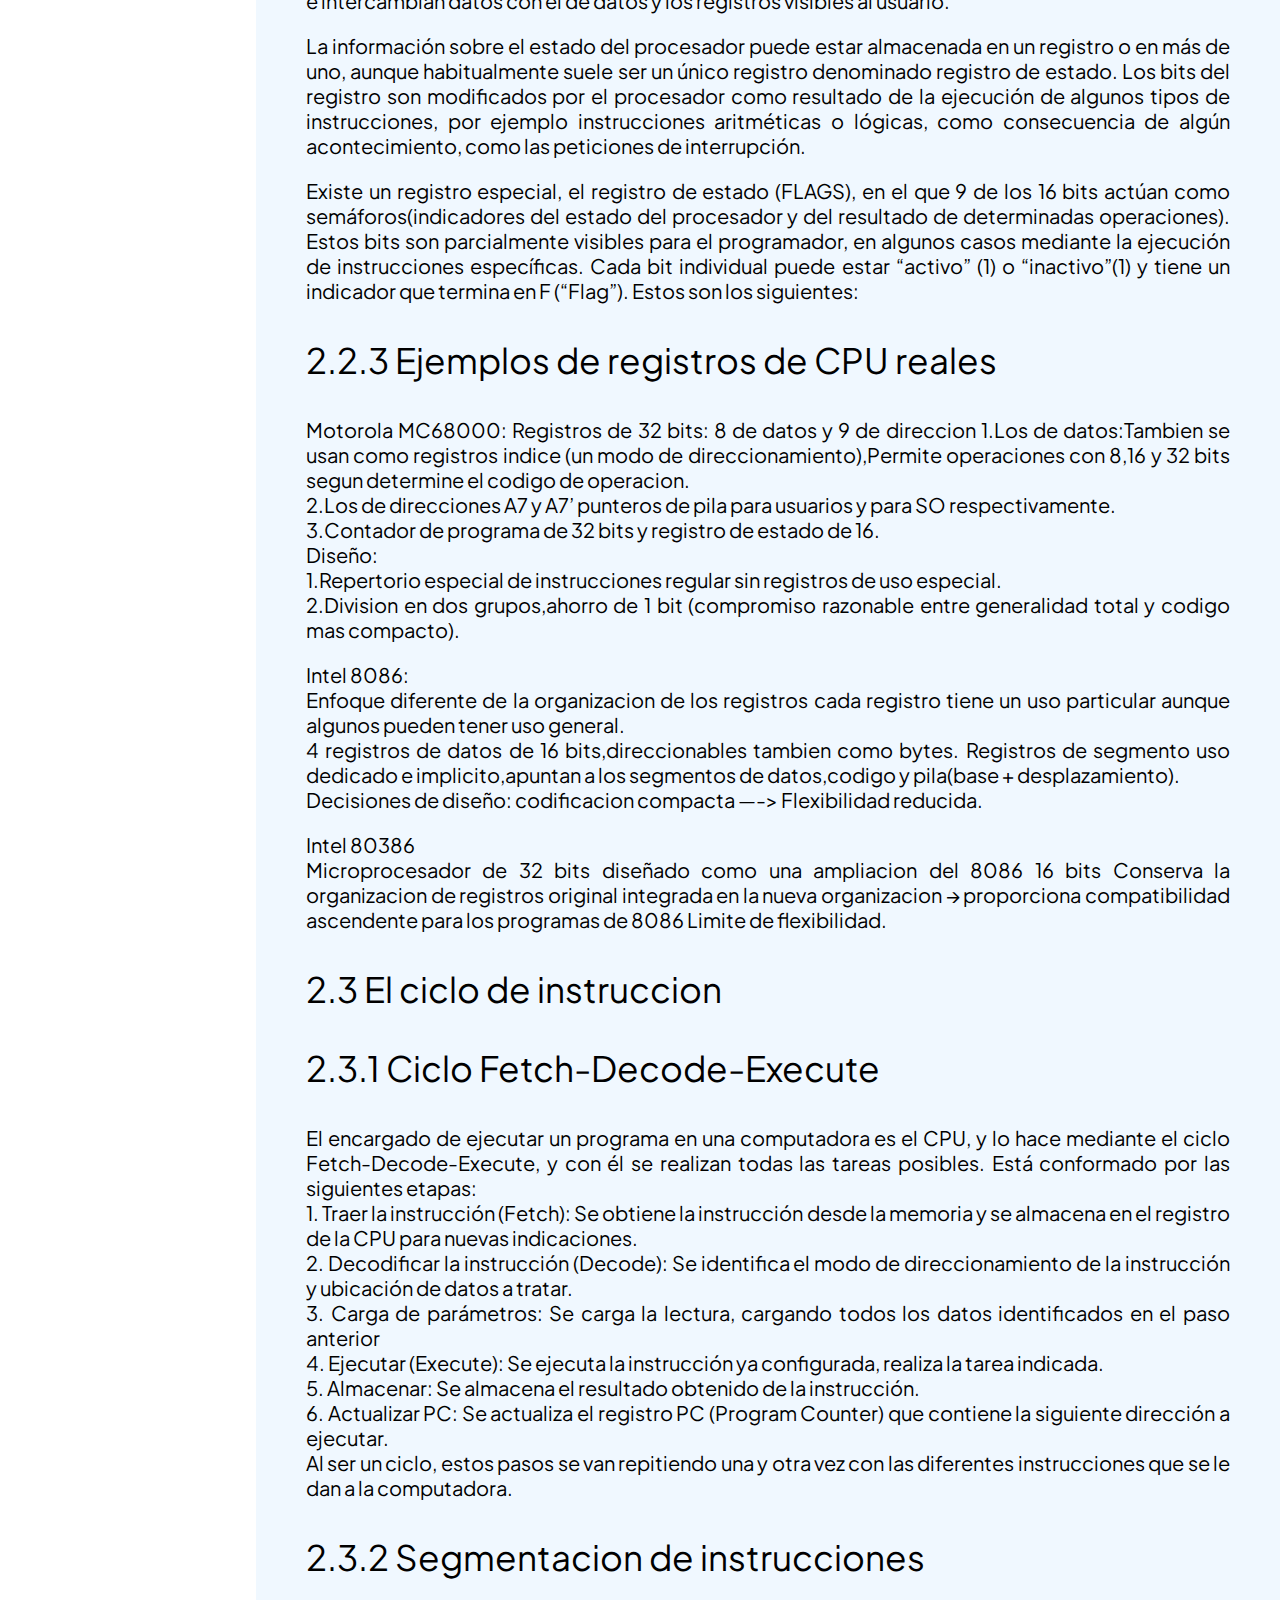
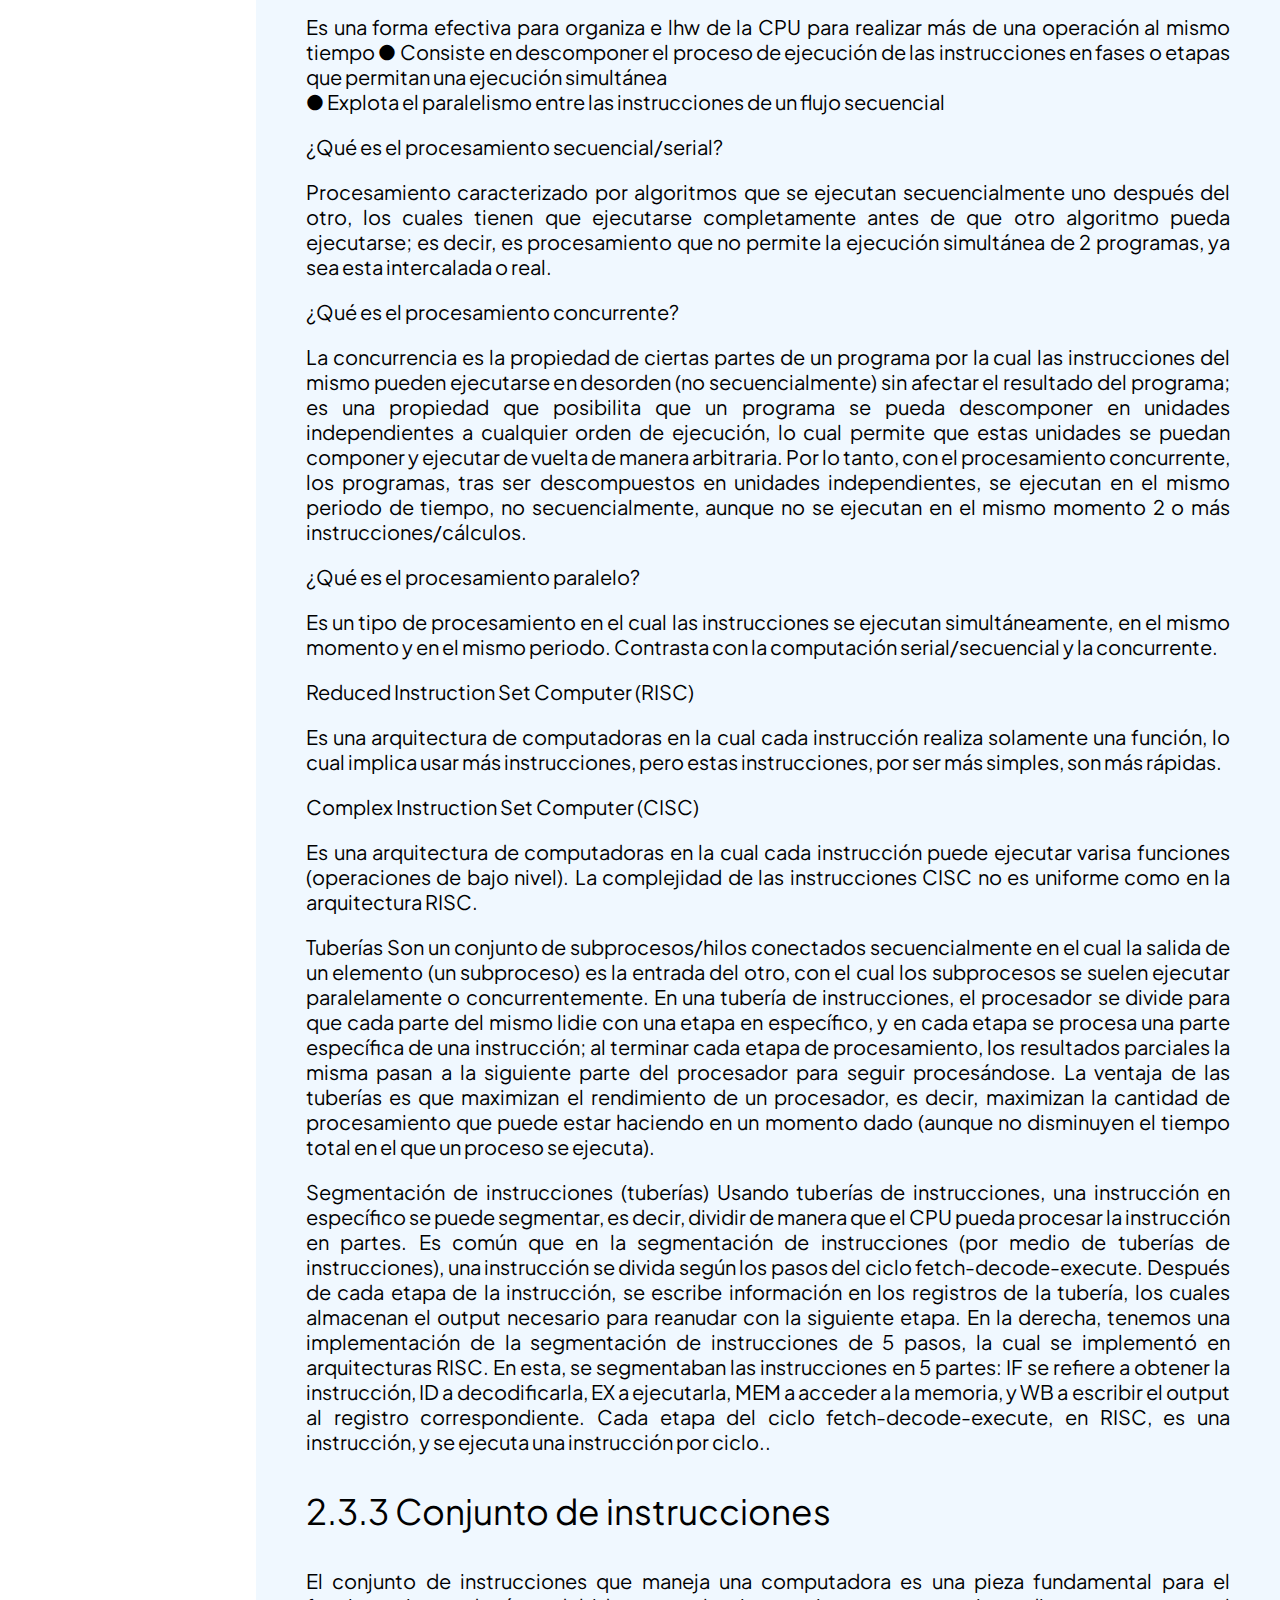
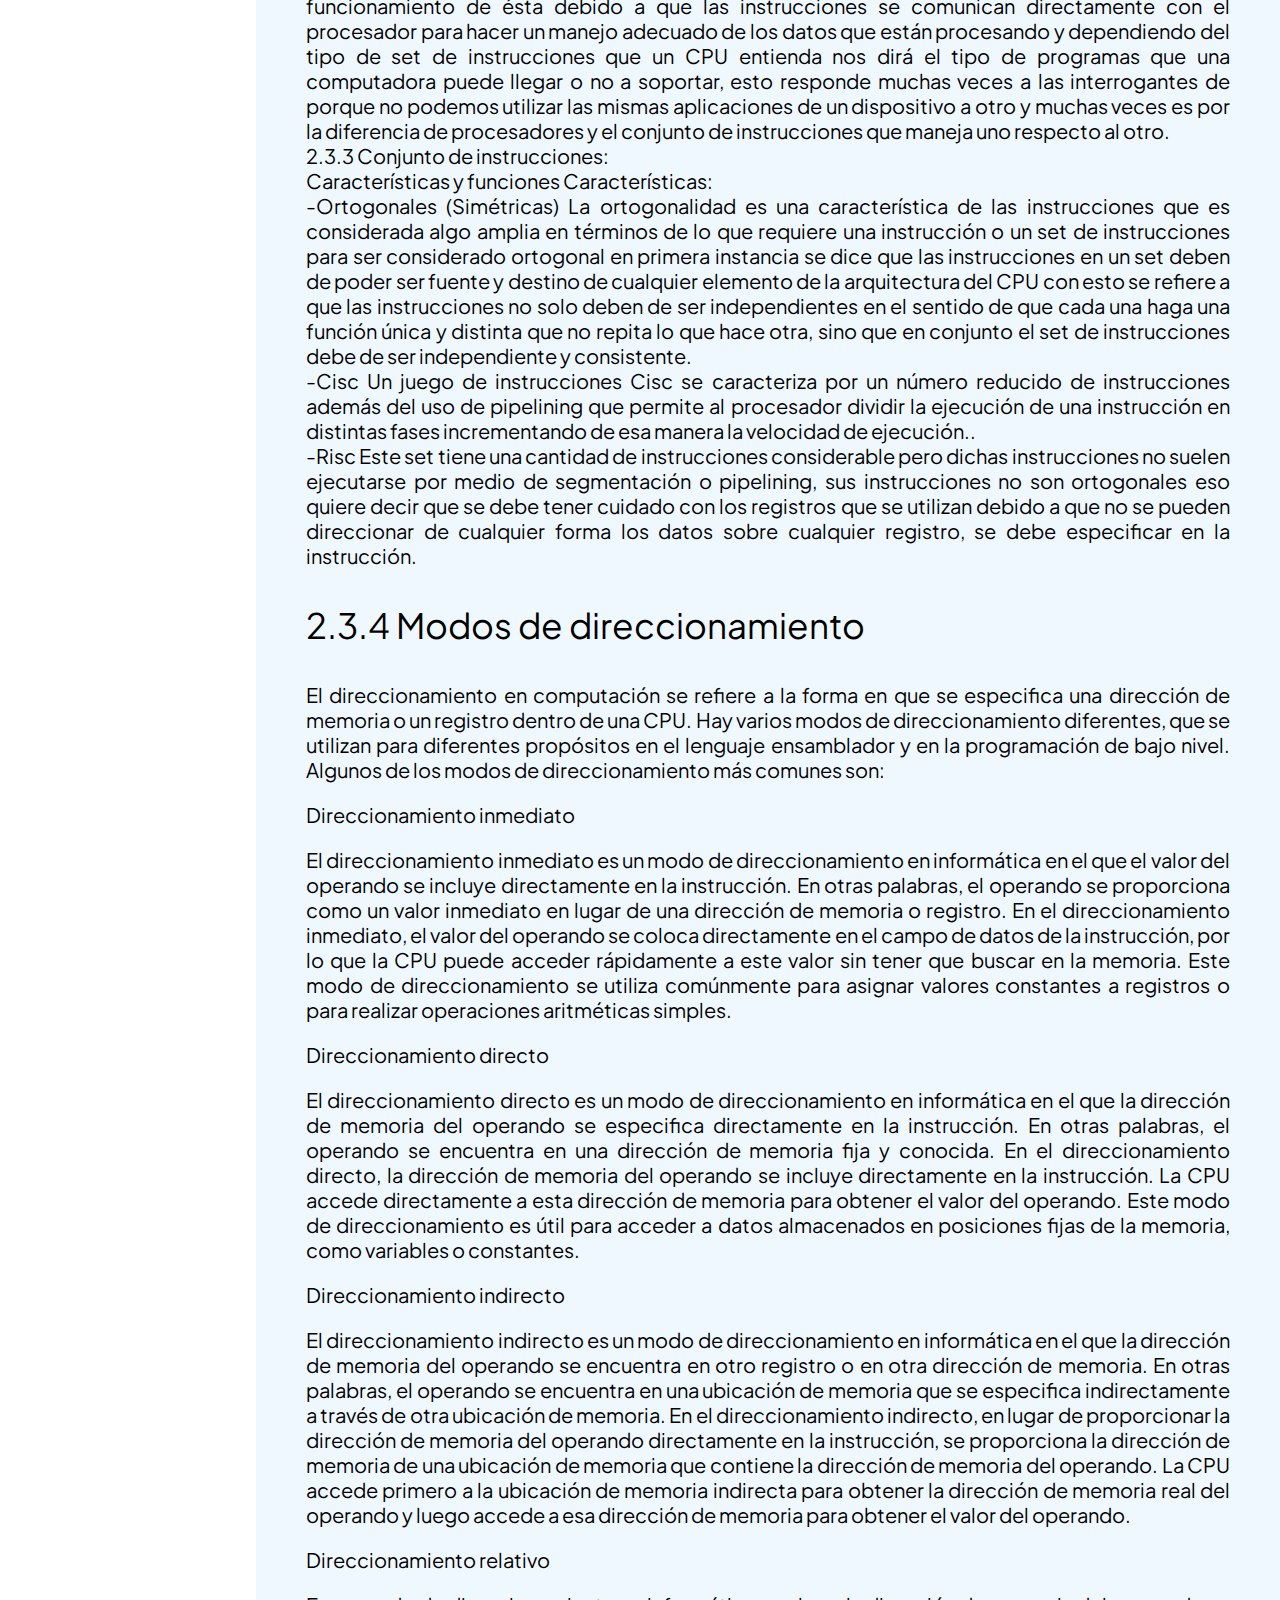
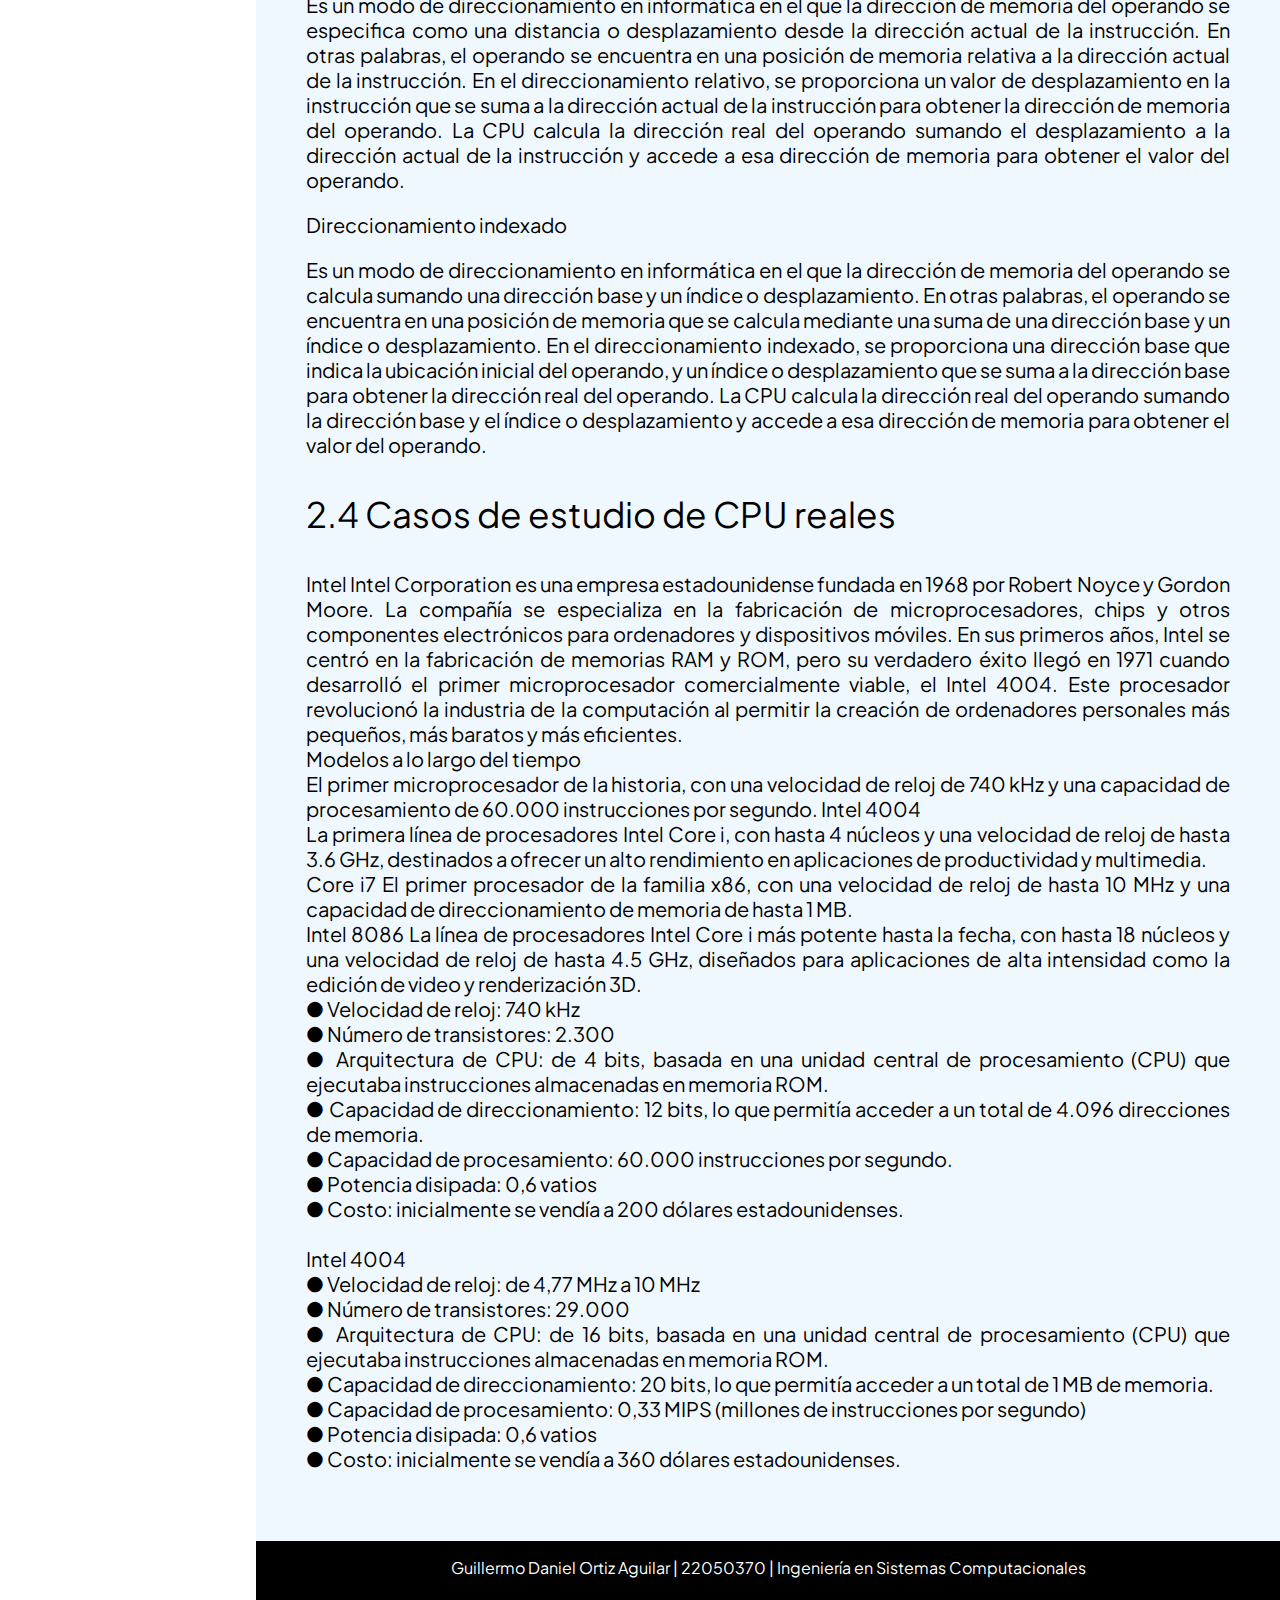
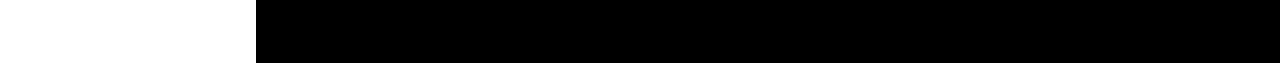
<file: Arquitectura/HTML/index3.html>
<!DOCTYPE html>
<html>
    <head>
        <title>Unidad 2</title>
        <link rel="stylesheet" type="text/CSS" href="../CSS/Style.css" media="screen">
        <link rel="preconnect" href="https://fonts.googleapis.com">
	    <link rel="preconnect" href="https://fonts.gstatic.com" crossorigin>
	    <link href="https://fonts.googleapis.com/css2?family=Plus+Jakarta+Sans:wght@500&display=swap" rel="stylesheet">
        
    </head>
    <body>
        <header>
            <a href="#" class="logo">Arquitectura de las Computadoras</a>
		<nav>
			<ul>
				<li><a href="../../index.html">INICIO</a></li>
				<li><a href="../HTML/index2.html">UNIDAD 1</a></li>
				<li><a href="../HTML/index3.html">UNIDAD 2</a></li>
				<li><a href="../HTML/index4.html">UNIDAD 3</a></li>
				<li><a href="../HTML/index5.html">UNIDAD 4</a></li>
                <li><a href="../HTML/index6.html">PRACTICAS</a></li>
			</ul>
		</nav>
        </header>
        <div class="box">
              <nav class="navegador2">
                <ul>
                    <p>Unidad 2</p>
                    <li><a href="#2.1">2.1 Organizacion del procesador</a></li><br>
                    <li><a href="#2.2">2.2 Estructura de registros</a></li><br>
                    <li><a href="#2.2.1">2.2.1 Registros visibles para el usuario</a></li><br>
                    <li><a href="#2.2.2">2.2.2 Registros de ocntrol de de estados</a></li><br>
                    <li><a href="#2.2.3">2.2.3 Ejemplos de registros de CPU reales</a></li><br>
                    <li><a href="#2.3">2.3 El ciclo de instruccion</a></li><br>
                    <li><a href="#2.3.1">2.3.1 Ciclo Fetch-Decode-Execute</a></li><br>
                    <li><a href="#2.3.2">2.3.2 Segmentacion de instrucciones</a></li><br>
                    <li><a href="#2.3.3">2.3.3 Conjunto de instrucciones</a></li><br>
                    <li><a href="#2.3.4">2.3.4 Modos de direccionamiento</a></li><br>
                    <li><a href="#2.4">2.4 Casos de estudio de CPU reales</a></li><br>
                </ul>
            </nav>
            <div class="content">
                <div class="zona2">
                    <p class="tituloGrande">Unidad 2 Estructura y Funcionamiento de la
                        Unidad Central de Procesamiento</p>
                    <p class="titulo" id="2.1">2.1 Organizacion del procesador</p>
                        <p>El primer microprocesador
                        Intel 4004: Fue el primer microprocesador en ser
                        creado y diseñado para usarlo en dispositivos
                        pequeños. Este procesador era de 4 bits y
                        ejecutaba 50,000 instrucciones por segundo.
                        Básicamente la mitad que la ENIAC, con la
                        diferencia de que la ENIAC pesaba 30 toneladas y
                        este microprocesador menos de una onza. Después
                        saldría una versión más veloz llamada Intel 4040.
                        Estos procesadores son muy usados en
                        calculadoras de computadoras incluso hoy en día
                        debido a que estas operan con BCD.</p>
                        <p class="subtitulos">Organización del procesador</p>
                            <p>● Unidad de control: Esta unidad se encarga de leer las instrucciones del programa
                            y de decodificarlas para que puedan ser ejecutadas por el procesador.<br>
                            ● Unidad aritmético-lógica (ALU): La ALU es la unidad encargada de realizar
                            operaciones aritméticas (suma, resta, multiplicación, división) y lógicas (AND, OR,
                            NOT) sobre los datos que se encuentran en la memoria.<br>
                            ● Registros: Los registros son una pequeña cantidad de memoria de alta velocidad
                            que se encuentran dentro del procesador. Sirven para almacenar temporalmente
                            los datos y las instrucciones que se están procesando.<br>
                            ● Unidad de memoria caché: La memoria caché es una memoria de acceso rápido
                            que se encuentra en el procesador. Sirve para almacenar temporalmente los datos
                            que se están utilizando con mayor frecuencia, con el objetivo de acelerar el acceso
                            a los mismos.</p> 
                        <p class="subtitulos">Organizacion de la unidad de Control</p>
                                <p> ● Lógica secuencial: Parte de la unidad de control encargada de controlar la
                                    secuencia de operaciones que se deben llevar a cabo para decodificar y ejecutar
                                    cada instrucción del programa. Por ejemplo, que después del Fetch sigue el
                                    Decode.<br>
                                    ● Memoria de control: Parte de la unidad de control que mantiene una tabla de
                                    instrucciones, con sus códigos de operación y datos necesarios para decodificar
                                    cada instrucción, así como direcciones de memoria de las siguientes
                                    instrucciones.<br>
                                    ● Registros: Almacenan datos temporales de decodificación y ejecución.<br>
                                    ● Decodificadores: Circuitos lógicos que se utilizan para interpretar los códigos de
                                    operación (opcode) de cada instrucción y determinar la operación que se debe
                                    realizar y los operandos que se deben utilizar.<br></p>
                                <p class="subtitulos">Otras Unidades</p>
                                    <p>● Unidad de paginación: Traduce direcciones virtuales en direcciones físicas de
                                        memoria, tiene páginas (porciones de memoria) de tamaño fijo con tablas de
                                        direcciones virtuales y físicas.<br>
                                        ● Unidad de prelocalización: Sirve para mejorar el rendimiento de la unidad de
                                        paginación, almacena en caché las entradas de la tabla de páginas más utilizadas
                                        para reducir el tiempo de acceso a la memoria principal.<br>
                                        ● Unidad de segmentación: Funciona similar a la de paginación, pero en lugar de
                                        páginas fijas, segmenta lógicamente.<br>
                                        ● Unidad de protección de memoria: Unidad garantiza que los programas en
                                        ejecución no accedan a la memoria de manera no autorizada. En caso de que lo
                                        hagan se genera una excepción o interrupción. Ayuda a evitar fallos y programas
                                        maliciosos.<br></p>    
                    <p class="titulo" id="2.2">2.2 Estructura de registros</p>
                    <p class="titulo" id="2.2.1">2.2.1 Registros visibles para el usuario</p>
                                <p>¿Que es un registro?
                                    Un registro es una memoria de alta velocidad y poca capacidad,
                                    integrada en el microprocesador, que permite guardar transitoriamente
                                    y acceder a valores muy usados, generalmente en operaciones
                                    matemáticas.</p>
                                <p>¿Qué son los registros visibles del usuario?
                                    Los registros visibles del usuario son un conjunto de registros que pueden
                                    ser accedidos directamente por los programas que se ejecutan en la CPU.
                                    Los registros visibles son una parte importante de la arquitectura de la
                                    CPU, ya que son utilizados por los programas para almacenar
                                    temporalmente datos que se están procesando.</p>
                                <p>Un registro visible para el usuario es aquél que puede referenciarse por
                                    medio del lenguaje máquina que la CPU ejecuta. Los registros visibles
                                    del usuario generalmente se encuentran en la unidad central de
                                    procesamiento (CPU) y se pueden dividir en dos categorías principales:</p>
                                <p>1. Registros de propósito general: estos registros se utilizan para una
                                    amplia variedad de tareas y pueden ser accedidos directamente
                                    por los programas. Los registros de propósito general se utilizan
                                    para almacenar datos temporales, direcciones de memoria y otros
                                    valores importantes para el procesamiento de datos.</p>
                                <p>2. Registros de control: estos registros se utilizan para controlar el
                                    flujo de ejecución de un programa. Los registros de control
                                    incluyen el contador de programa (program counter), que
                                    mantiene la dirección de memoria de la siguiente instrucción que
                                    debe ser ejecutada, y el registro de estado (status register), que
                                    almacena información sobre el estado de la CPU, como si se ha
                                    producido un error o si la última operación fue exitosa.</p>
                                <p>Ejemplos de registros:<br>
                                    Registros generales: AX, AH, AL (Acumulador): a menudo conserva el resultado
                                    temporal después de una operación aritmética o lógica.
                                    <br>
                                    Registros de apuntadores e índices:DI (Índice destino): Contiene el desplazamiento
                                    con respecto al segmento extra de un elemento de una cadena o arreglo.
                                    <br>
                                    Registro de control: Registro de direcciones de memoria (MAR), el cual contiene la
                                    dirección en donde se efectuará la próxima lectura o escritura de datos. El número
                                    de direcciones depende del tamaño de la MAR.</p>                    
                    <p class="titulo" id="2.2.2">2.2.2 Registros de ocntrol de de estados</p>
                                <p>Los registros de control son utilizados por la unidad de control
                                    para controlar el funcionamiento de la CPU y por programas
                                    privilegiados del sistema para controlar la ejecución de
                                    programas.<br>
                                    ● Regulan la ejecución de instrucciones<br>
                                    ● Controla que no existen desfases entre operaciones del
                                    CPU<br>
                                    ● Me permiten controlar estados<br>
                                    Dentro de estos registros se encuentran:<br>
                                    ● El CP (Contador de programa): Contiene permanentemente la dirección de
                                    memoria de la siguiente instrucción a ejecutar. Al iniciar la ejecución de un
                                    programa toma la dirección de su primera instrucción. Incrementa su valor en
                                    uno, de forma automática, cada vez que se concluye una instrucción, salvo si
                                    la instrucción que se está ejecutando es de salto o de ruptura de secuencia,
                                    en cuyo caso el contador de programa tomará la dirección de la instrucción
                                    que se tenga que ejecutar a continuación.<br>
                                    ● EL RI (Registro de Instrucción): Contiene la instrucción que se está
                                    ejecutando en cada momento. Esta instrucción llevará consigo el código de
                                    operación (CO) y en su caso los operandos o las direcciones de memoria de
                                    los mismos.<br>   
                                </p>
                                <p>Estos registros se utilizan para la transferencia de datos entre
                                    la CPU y la memoria. Dentro de la CPU, los datos tienen que
                                    ofrecerse a la ALU para su procesamiento. La ALU puede tener
                                    acceso directo al de datos y a los registros visibles al usuario.
                                    Como alternativa, puede haber registros intermedios
                                    adicionales en el límite de la ALU; estos registros sirven como
                                    registros de entrada y salida de la ALU e intercambian datos
                                    con el de datos y los registros visibles al usuario.</p>
                                <p>La información sobre el estado del procesador puede estar
                                    almacenada en un registro o en más de uno, aunque
                                    habitualmente suele ser un único registro denominado registro
                                    de estado.
                                    Los bits del registro son modificados por el procesador como
                                    resultado de la ejecución de algunos tipos de instrucciones, por
                                    ejemplo instrucciones aritméticas o lógicas, como consecuencia
                                    de algún acontecimiento, como las peticiones de interrupción.</p>
                                <p>Existe un registro especial, el registro de estado (FLAGS), en el
                                    que 9 de los 16 bits actúan como semáforos(indicadores del
                                    estado del procesador y del resultado de determinadas
                                    operaciones).
                                    Estos bits son parcialmente visibles para el programador, en
                                    algunos casos mediante la ejecución de instrucciones
                                    específicas.
                                    Cada bit individual puede estar “activo” (1) o “inactivo”(1) y tiene
                                    un indicador que termina en F (“Flag”). Estos son los siguientes:</p>

                    <p class="titulo" id="2.2.3">2.2.3 Ejemplos de registros de CPU reales</p>
                                <p>Motorola MC68000:

                                    Registros de 32 bits: 8 de datos y 9 de
                                    direccion
                                    1.Los de datos:Tambien se usan como registros
                                    indice (un modo de direccionamiento),Permite
                                    operaciones con 8,16 y 32 bits segun
                                    determine el codigo de operacion.<br>
                                    2.Los de direcciones A7 y A7’ punteros de pila
                                    para usuarios y para SO respectivamente.<br>
                                    3.Contador de programa de 32 bits y registro
                                    de estado de 16.<br>
                                    Diseño:<br>
                                    1.Repertorio especial de instrucciones regular sin registros de uso
                                    especial.<br>
                                    2.Division en dos grupos,ahorro de 1 bit (compromiso razonable entre
                                    generalidad total y codigo mas compacto).<br></p>
                                <p>Intel 8086:<br>
                                    Enfoque diferente de la organizacion de los
                                    registros cada registro tiene un uso particular
                                    aunque algunos pueden tener uso general.<br>
                                    4 registros de datos de 16 bits,direccionables
                                    tambien como bytes.
                                    Registros de segmento uso dedicado e
                                    implicito,apuntan a los segmentos de
                                    datos,codigo y pila(base + desplazamiento).<br>
                                    Decisiones de diseño: codificacion compacta
                                    —-> Flexibilidad reducida.</p>
                                <p>Intel 80386<br>
                                    Microprocesador de 32 bits diseñado
                                    como una ampliacion del 8086 16 bits
                                    Conserva la organizacion de registros
                                    original integrada en la nueva
                                    organizacion → proporciona
                                    compatibilidad ascendente para los
                                    programas de 8086
                                    Limite de flexibilidad.</p>        
                    <p class="titulo" id="2.3">2.3 El ciclo de instruccion</p>
                    <p class="titulo" id="2.3.1">2.3.1 Ciclo Fetch-Decode-Execute</p>
                                 <p> El encargado de ejecutar un programa en una computadora es el CPU, y lo hace mediante el ciclo
                                    Fetch-Decode-Execute, y con él se realizan todas las tareas posibles.
                                    Está conformado por las siguientes etapas:<br>
                                    1. Traer la instrucción (Fetch): Se obtiene la instrucción desde la memoria y se almacena en el
                                    registro de la CPU para nuevas indicaciones.<br>
                                    2. Decodificar la instrucción (Decode): Se identifica el modo de direccionamiento de la
                                    instrucción y ubicación de datos a tratar.<br>
                                    3. Carga de parámetros: Se carga la lectura, cargando todos los datos identificados en el paso
                                    anterior<br>
                                    4. Ejecutar (Execute): Se ejecuta la instrucción ya configurada, realiza la tarea indicada.<br>
                                    5. Almacenar: Se almacena el resultado obtenido de la instrucción.<br>
                                    6. Actualizar PC: Se actualiza el registro PC (Program Counter) que contiene la siguiente dirección
                                    a ejecutar.<br>
                                    Al ser un ciclo, estos pasos se van repitiendo una y otra vez con las diferentes instrucciones que se le
                                    dan a la computadora.</p>
                    <p class="titulo" id="2.3.2">2.3.2 Segmentacion de instrucciones</p>
                                <p>Es una forma efectiva para organiza e lhw de la CPU para realizar más de
                                    una operación al mismo tiempo
                                    ● Consiste en descomponer el proceso de ejecución de las instrucciones en
                                    fases o etapas que permitan una ejecución simultánea<br>
                                    ● Explota el paralelismo entre las instrucciones de un flujo secuencial<br></p>
                                <p>¿Qué es el procesamiento secuencial/serial?</p>
                                <p>Procesamiento caracterizado
                                    por algoritmos que se
                                    ejecutan secuencialmente
                                    uno después del otro, los
                                    cuales tienen que ejecutarse
                                    completamente antes de que
                                    otro algoritmo pueda
                                    ejecutarse; es decir, es
                                    procesamiento que no
                                    permite la ejecución
                                    simultánea de 2 programas,
                                    ya sea esta intercalada o real.</p>
                                <p>¿Qué es el procesamiento concurrente?</p>
                                <p>La concurrencia es la propiedad de
                                    ciertas partes de un programa por
                                    la cual las instrucciones del mismo
                                    pueden ejecutarse en desorden (no
                                    secuencialmente) sin afectar el
                                    resultado del programa; es una
                                    propiedad que posibilita que un
                                    programa se pueda descomponer
                                    en unidades independientes a
                                    cualquier orden de ejecución, lo
                                    cual permite que estas unidades se
                                    puedan componer y ejecutar de
                                    vuelta de manera arbitraria.
                                    
                                    Por lo tanto, con el procesamiento
                                    concurrente, los programas, tras ser
                                    descompuestos en unidades
                                    independientes, se ejecutan en el mismo
                                    periodo de tiempo, no secuencialmente,
                                    aunque no se ejecutan en el mismo
                                    momento 2 o más instrucciones/cálculos.</p>
                                <p>¿Qué es el procesamiento paralelo?</p>
                                <p>Es un tipo de procesamiento
                                    en el cual las instrucciones
                                    
                                    se ejecutan
                                    simultáneamente, en el
                                    mismo momento y en el
                                    mismo periodo.
                                    Contrasta con la
                                    computación
                                    serial/secuencial y la
                                    concurrente.</p>
                                <p>Reduced Instruction Set
                                    Computer (RISC)</p>
                                <p>Es una arquitectura de
                                    computadoras en la cual cada
                                    instrucción realiza solamente una
                                    función, lo cual implica usar más
                                    instrucciones, pero estas
                                    instrucciones, por ser más
                                    simples, son más rápidas.</p>
                                <p>Complex Instruction Set
                                    Computer (CISC)</p>
                                <p>Es una arquitectura de
                                    computadoras en la cual cada
                                    instrucción puede ejecutar varisa
                                    funciones (operaciones de bajo
                                    nivel). La complejidad de las
                                    instrucciones CISC no es uniforme
                                    como en la arquitectura RISC.</p>
                                <p>Tuberías
                                    Son un conjunto de subprocesos/hilos conectados
                                    secuencialmente en el cual la salida de un elemento (un
                                    subproceso) es la entrada del otro, con el cual los
                                    subprocesos se suelen ejecutar paralelamente o
                                    concurrentemente.
                                    En una tubería de instrucciones, el procesador se divide para
                                    que cada parte del mismo lidie con una etapa en específico, y
                                    en cada etapa se procesa una parte específica de una
                                    instrucción; al terminar cada etapa de procesamiento, los
                                    resultados parciales la misma pasan a la siguiente parte del
                                    procesador para seguir procesándose.
                                    La ventaja de las tuberías es que maximizan el rendimiento
                                    de un procesador, es decir, maximizan la cantidad de
                                    procesamiento que puede estar haciendo en un momento
                                    dado (aunque no disminuyen el tiempo total en el que un
                                    proceso se ejecuta).</p>
                                <p>Segmentación de instrucciones (tuberías)
                                    Usando tuberías de instrucciones, una instrucción
                                    en específico se puede segmentar, es decir, dividir
                                    de manera que el CPU pueda procesar la
                                    instrucción en partes. Es común que en la
                                    segmentación de instrucciones (por medio de
                                    tuberías de instrucciones), una instrucción se
                                    divida según los pasos del ciclo
                                    fetch-decode-execute. Después de cada etapa de
                                    la instrucción, se escribe información en los
                                    registros de la tubería, los cuales almacenan el
                                    output necesario para reanudar con la siguiente
                                    etapa.
                                    En la derecha, tenemos una implementación de la segmentación de instrucciones de 5 pasos,
                                    la cual se implementó en arquitecturas RISC. En esta, se segmentaban las instrucciones en 5
                                    partes: IF se refiere a obtener la instrucción, ID a decodificarla, EX a ejecutarla, MEM a acceder
                                    a la memoria, y WB a escribir el output al registro correspondiente.
                                    Cada etapa del ciclo fetch-decode-execute, en RISC, es una instrucción, y se ejecuta una
                                    instrucción por ciclo..</p>                                    
                    <p class="titulo" id="2.3.3">2.3.3 Conjunto de instrucciones</p>
                                <p>El conjunto de instrucciones que maneja una computadora es una
                                    pieza fundamental para el funcionamiento de ésta debido a que las
                                    instrucciones se comunican directamente con el procesador para
                                    hacer un manejo adecuado de los datos que están procesando y
                                    dependiendo del tipo de set de instrucciones que un CPU entienda
                                    nos dirá el tipo de programas que una computadora puede llegar o no
                                    a soportar, esto responde muchas veces a las interrogantes de
                                    porque no podemos utilizar las mismas aplicaciones de un
                                    dispositivo a otro y muchas veces es por la diferencia de
                                    procesadores y el conjunto de instrucciones que maneja uno respecto
                                    al otro.<br>
                                    2.3.3 Conjunto de instrucciones:<br>
                                    Características y funciones
                                    
                                    Características:<br>
                                    -Ortogonales (Simétricas)
                                    La ortogonalidad es una característica de las instrucciones que es considerada algo amplia en términos de lo que
                                    requiere una instrucción o un set de instrucciones para ser considerado ortogonal en primera instancia se dice
                                    que las instrucciones en un set deben de poder ser fuente y destino de cualquier elemento de la arquitectura del
                                    CPU con esto se refiere a que las instrucciones no solo deben de ser independientes en el sentido de que cada una
                                    haga una función única y distinta que no repita lo que hace otra, sino que en conjunto el set de instrucciones debe
                                    de ser independiente y consistente.<br>
                                    -Cisc
                                    Un juego de instrucciones Cisc se caracteriza por un número reducido de instrucciones además del uso de
                                    pipelining que permite al procesador dividir la ejecución de una instrucción en distintas fases incrementando de
                                    esa manera la velocidad de ejecución..<br>
                                    -Risc
                                    Este set tiene una cantidad de instrucciones considerable pero dichas instrucciones no suelen ejecutarse por
                                    medio de segmentación o pipelining, sus instrucciones no son ortogonales eso quiere decir que se debe tener
                                    cuidado con los registros que se utilizan debido a que no se pueden direccionar de cualquier forma los datos sobre
                                    cualquier registro, se debe especificar en la instrucción.</p>
                    <p class="titulo" id="2.3.4">2.3.4 Modos de direccionamiento</p>
                                <p>El direccionamiento en computación se refiere a la forma en que se
                                    especifica una dirección de memoria o un registro dentro de una CPU.
                                    Hay varios modos de direccionamiento diferentes, que se utilizan para
                                    diferentes propósitos en el lenguaje ensamblador y en la programación
                                    de bajo nivel. Algunos de los modos de direccionamiento más comunes
                                    son:</p>
                                <p>Direccionamiento inmediato</p>
                                <p>El direccionamiento inmediato es un modo de direccionamiento en
                                    informática en el que el valor del operando se incluye directamente en
                                    la instrucción. En otras palabras, el operando se proporciona como un
                                    valor inmediato en lugar de una dirección de memoria o registro.
                                    En el direccionamiento inmediato, el valor del operando se coloca
                                    directamente en el campo de datos de la instrucción, por lo que la CPU
                                    puede acceder rápidamente a este valor sin tener que buscar en la
                                    memoria. Este modo de direccionamiento se utiliza comúnmente para
                                    asignar valores constantes a registros o para realizar operaciones
                                    aritméticas simples.</p>
                                <p>Direccionamiento directo</p>
                                <p>El direccionamiento directo es un modo de direccionamiento en informática en
                                    el que la dirección de memoria del operando se especifica directamente en la
                                    instrucción. En otras palabras, el operando se encuentra en una dirección de
                                    memoria fija y conocida.
                                    En el direccionamiento directo, la dirección de memoria del operando se incluye
                                    directamente en la instrucción. La CPU accede directamente a esta dirección
                                    de memoria para obtener el valor del operando. Este modo de direccionamiento
                                    es útil para acceder a datos almacenados en posiciones fijas de la memoria,
                                    como variables o constantes.</p>
                                <p>Direccionamiento indirecto</p>
                                <p>El direccionamiento indirecto es un modo de direccionamiento en
                                    informática en el que la dirección de memoria del operando se
                                    encuentra en otro registro o en otra dirección de memoria. En otras
                                    palabras, el operando se encuentra en una ubicación de memoria que
                                    se especifica indirectamente a través de otra ubicación de memoria.
                                    En el direccionamiento indirecto, en lugar de proporcionar la dirección
                                    de memoria del operando directamente en la instrucción, se
                                    proporciona la dirección de memoria de una ubicación de memoria
                                    que contiene la dirección de memoria del operando. La CPU accede
                                    primero a la ubicación de memoria indirecta para obtener la dirección
                                    de memoria real del operando y luego accede a esa dirección de
                                    memoria para obtener el valor del operando.</p>
                                <p>Direccionamiento relativo</p>
                                <p>Es un modo de direccionamiento en informática en el que la dirección
                                    de memoria del operando se especifica como una distancia o
                                    desplazamiento desde la dirección actual de la instrucción. En otras
                                    palabras, el operando se encuentra en una posición de memoria
                                    relativa a la dirección actual de la instrucción.
                                    En el direccionamiento relativo, se proporciona un valor de
                                    desplazamiento en la instrucción que se suma a la dirección actual de
                                    la instrucción para obtener la dirección de memoria del operando. La
                                    CPU calcula la dirección real del operando sumando el desplazamiento
                                    a la dirección actual de la instrucción y accede a esa dirección de
                                    memoria para obtener el valor del operando.</p>
                                <p>Direccionamiento indexado</p>
                                <p>Es un modo de direccionamiento en informática en el que la dirección
                                    de memoria del operando se calcula sumando una dirección base y un
                                    índice o desplazamiento. En otras palabras, el operando se encuentra
                                    en una posición de memoria que se calcula mediante una suma de una
                                    dirección base y un índice o desplazamiento.
                                    En el direccionamiento indexado, se proporciona una dirección base
                                    que indica la ubicación inicial del operando, y un índice o
                                    desplazamiento que se suma a la dirección base para obtener la
                                    dirección real del operando. La CPU calcula la dirección real del
                                    operando sumando la dirección base y el índice o desplazamiento y
                                    accede a esa dirección de memoria para obtener el valor del operando.</p>                    
                    <p class="titulo" id="2.4">2.4 Casos de estudio de CPU reales</p>
                                <p>Intel
                                    Intel Corporation es una empresa estadounidense fundada en 1968 por Robert Noyce y Gordon Moore. La
                                    compañía se especializa en la fabricación de microprocesadores, chips y otros componentes electrónicos para
                                    ordenadores y dispositivos móviles.
                                    En sus primeros años, Intel se centró en la fabricación de memorias RAM y ROM, pero su verdadero éxito llegó
                                    en 1971 cuando desarrolló el primer microprocesador comercialmente viable, el Intel 4004. Este procesador
                                    revolucionó la industria de la computación al permitir la creación de ordenadores personales más pequeños,
                                    más baratos y más eficientes.<br>
                                    
                                    Modelos a lo largo del tiempo
                                    <br>
                                    El primer microprocesador de la historia,
                                    con una velocidad de reloj de 740 kHz y una
                                    capacidad de procesamiento de 60.000
                                    instrucciones por segundo.
                                    Intel 4004
                                    <br>
                                    La primera línea de procesadores Intel Core i,
                                    con hasta 4 núcleos y una velocidad de reloj de
                                    hasta 3.6 GHz, destinados a ofrecer un alto
                                    rendimiento en aplicaciones de productividad y
                                    multimedia.
                                    <br>
                                    Core i7
                                    
                                    El primer procesador de la familia x86, con
                                    una velocidad de reloj de hasta 10 MHz y
                                    una capacidad de direccionamiento de
                                    memoria de hasta 1 MB.
                                    <br>
                                    Intel 8086
                                    
                                    La línea de procesadores Intel Core i más
                                    potente hasta la fecha, con hasta 18 núcleos y
                                    una velocidad de reloj de hasta 4.5 GHz,
                                    diseñados para aplicaciones de alta intensidad
                                    como la edición de video y renderización 3D.

                                   <br>
                                    
                                    ● Velocidad de reloj: 740 kHz<br>
                                    ● Número de transistores: 2.300<br>
                                    ● Arquitectura de CPU: de 4 bits, basada en una unidad
                                    central de procesamiento (CPU) que ejecutaba
                                    instrucciones almacenadas en memoria ROM.<br>
                                    ● Capacidad de direccionamiento: 12 bits, lo que permitía
                                    acceder a un total de 4.096 direcciones de memoria.<br>
                                    ● Capacidad de procesamiento: 60.000 instrucciones por
                                    segundo.<br>
                                    ● Potencia disipada: 0,6 vatios<br>
                                    ● Costo: inicialmente se vendía a 200 dólares
                                    estadounidenses.<br>
                                    <br>
                                    Intel 4004<br>
                                    
                                    ● Velocidad de reloj: de 4,77 MHz a 10 MHz<br>
                                    ● Número de transistores: 29.000<br>
                                    ● Arquitectura de CPU: de 16 bits, basada en una unidad
                                    central de procesamiento (CPU) que ejecutaba
                                    instrucciones almacenadas en memoria ROM.<br>
                                    ● Capacidad de direccionamiento: 20 bits, lo que permitía
                                    acceder a un total de 1 MB de memoria.<br>
                                    ● Capacidad de procesamiento: 0,33 MIPS (millones de
                                    instrucciones por segundo)<br>
                                    ● Potencia disipada: 0,6 vatios<br>
                                    ● Costo: inicialmente se vendía a 360 dólares
                                    estadounidenses.<br></p>
                </div>
                <div class="zona3">
                    <p class="datos">Guillermo Daniel Ortiz Aguilar | 22050370 | Ingeniería en Sistemas Computacionales</p>
                </div>
            </div>
        </div>
        <script type="text/javascript">
            window.addEventListener("scroll", function(){
                var header = document.querySelector("header");
                header.classList.toggle("abajo",window.scrollY>0);
            })
        </script>
    </body>
</html>
</file>
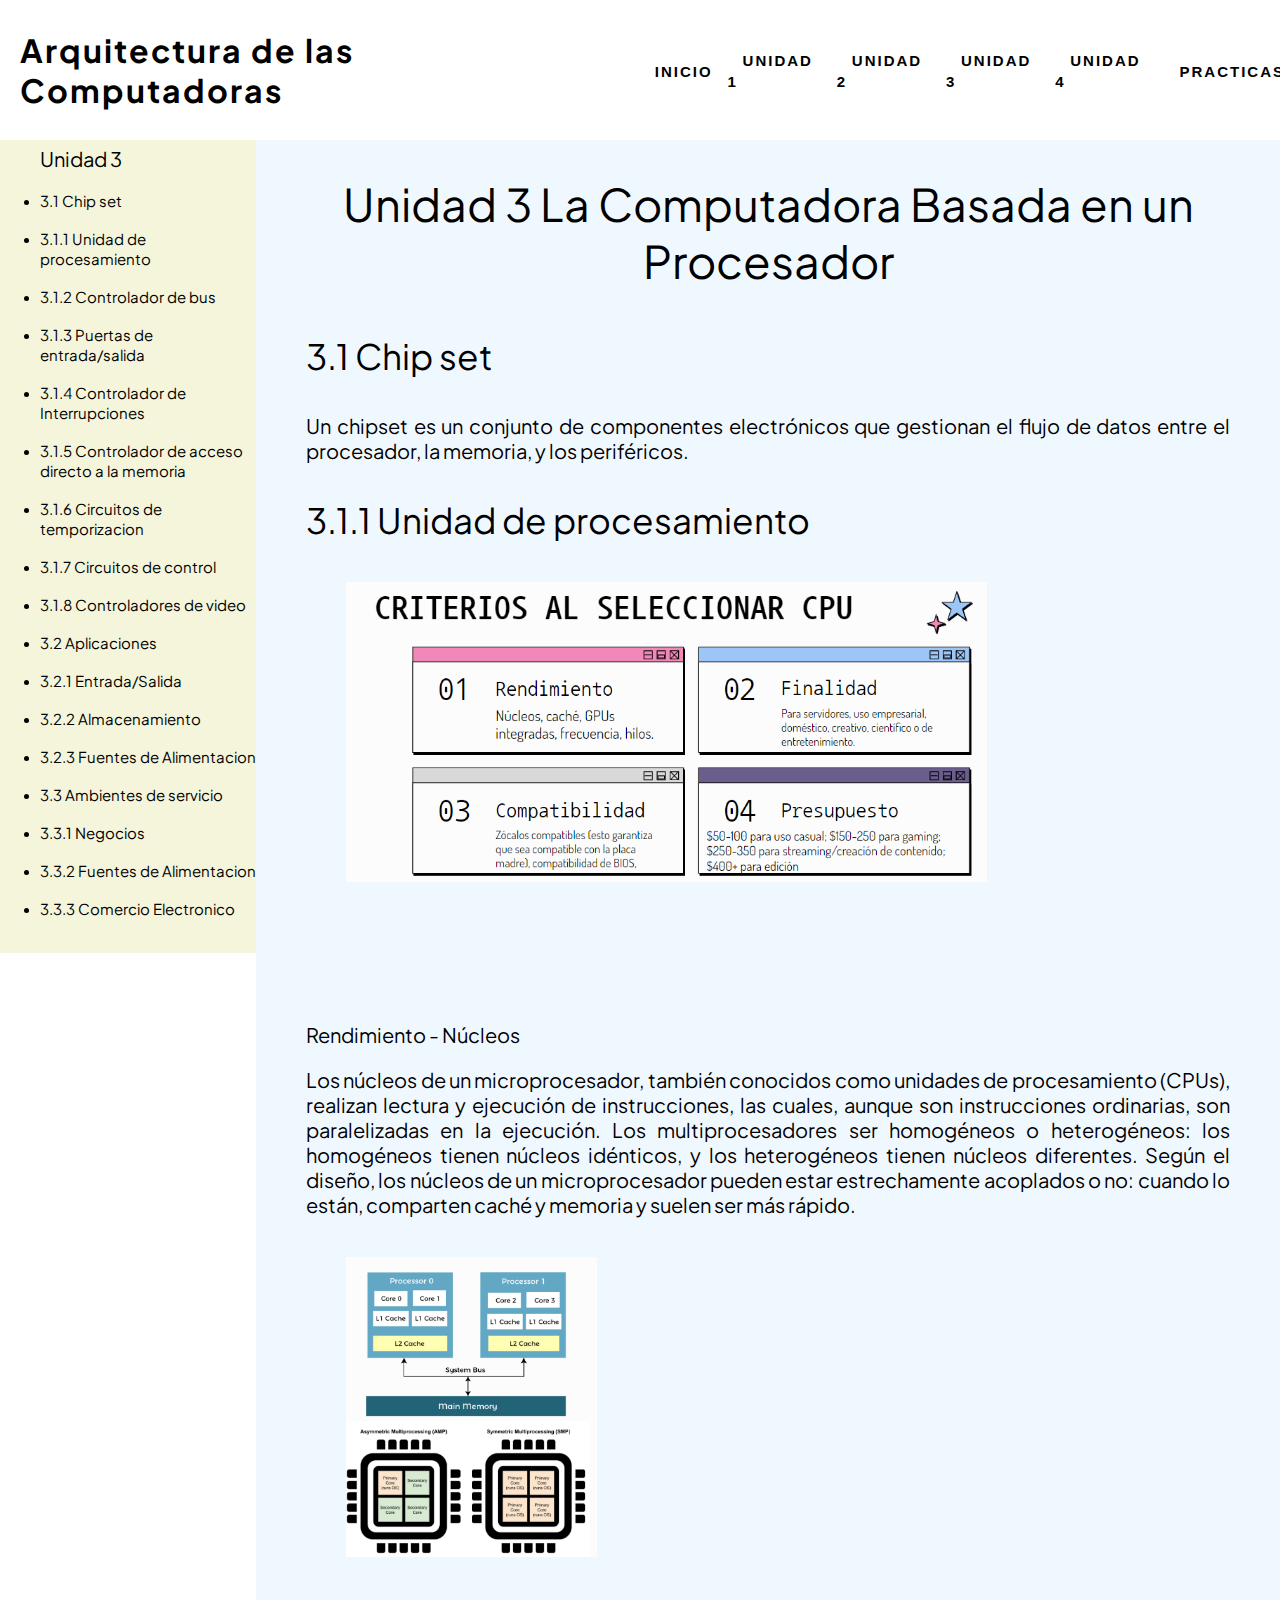
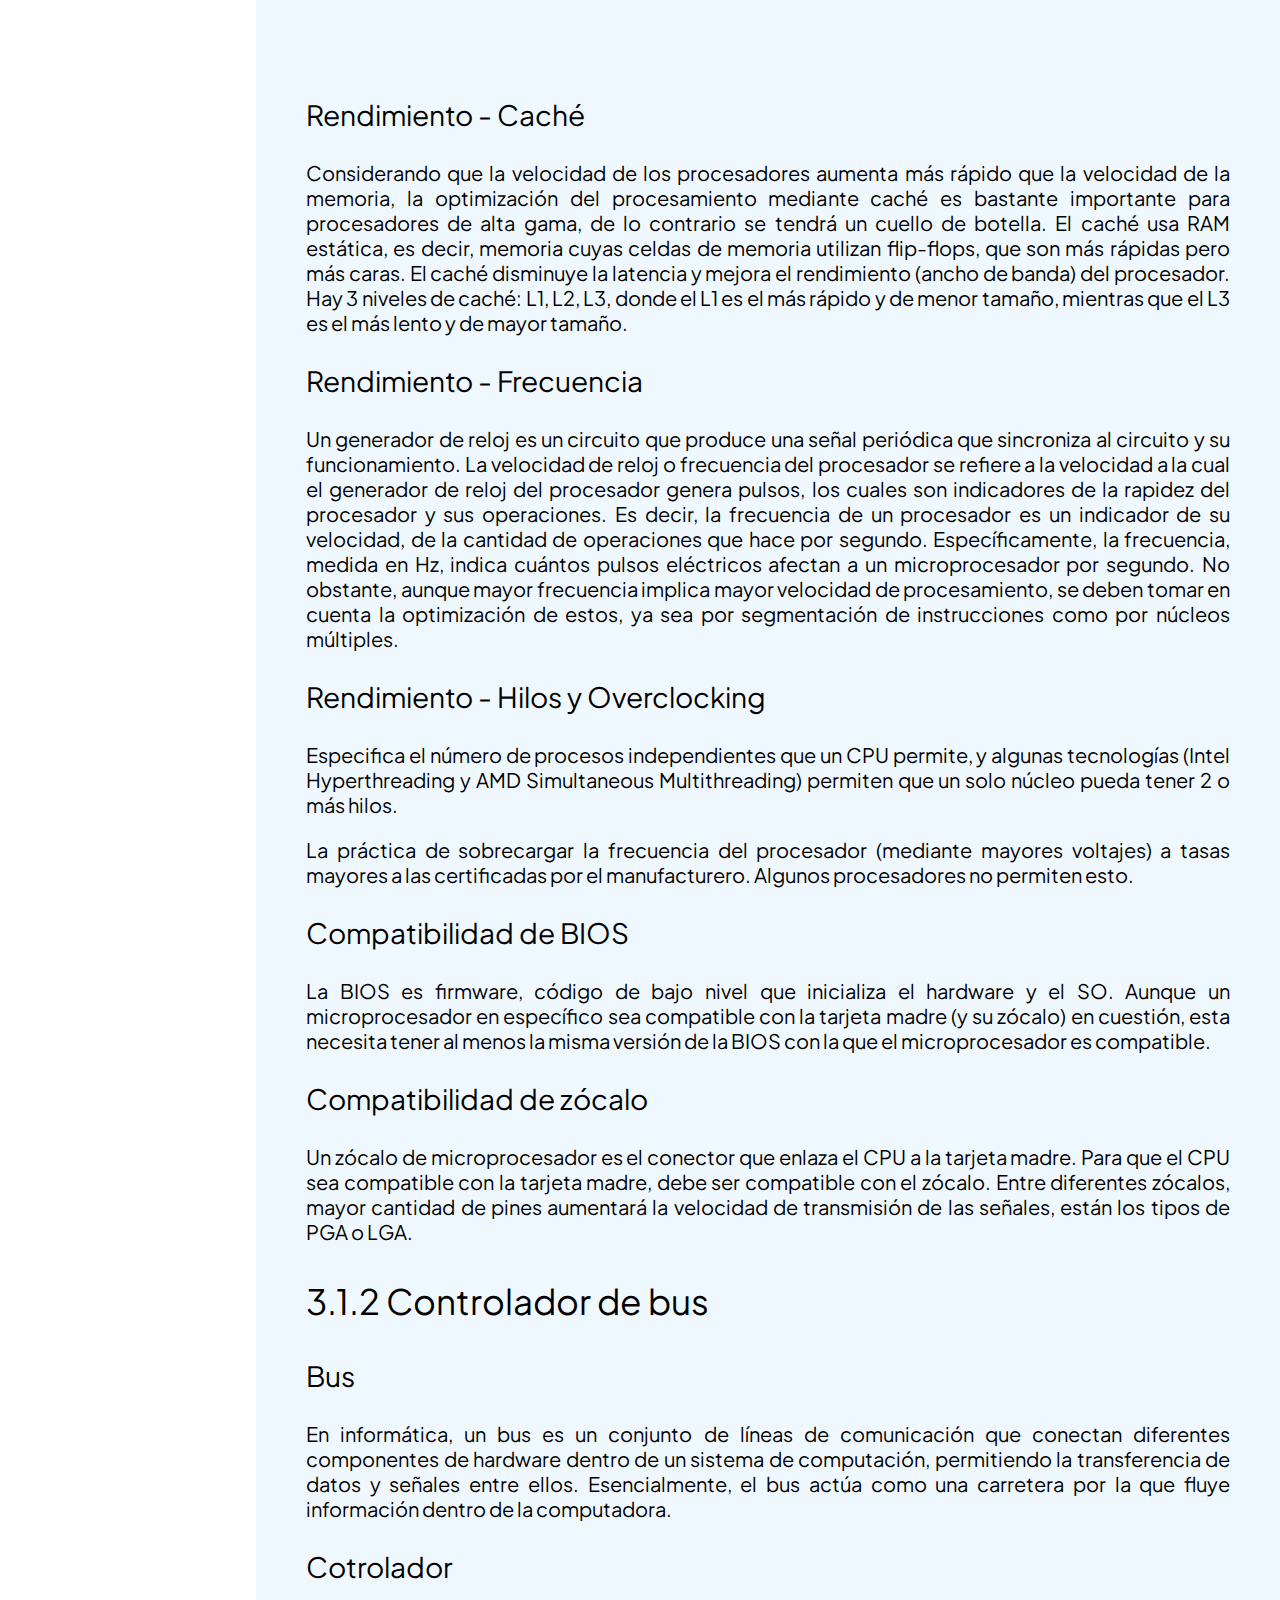
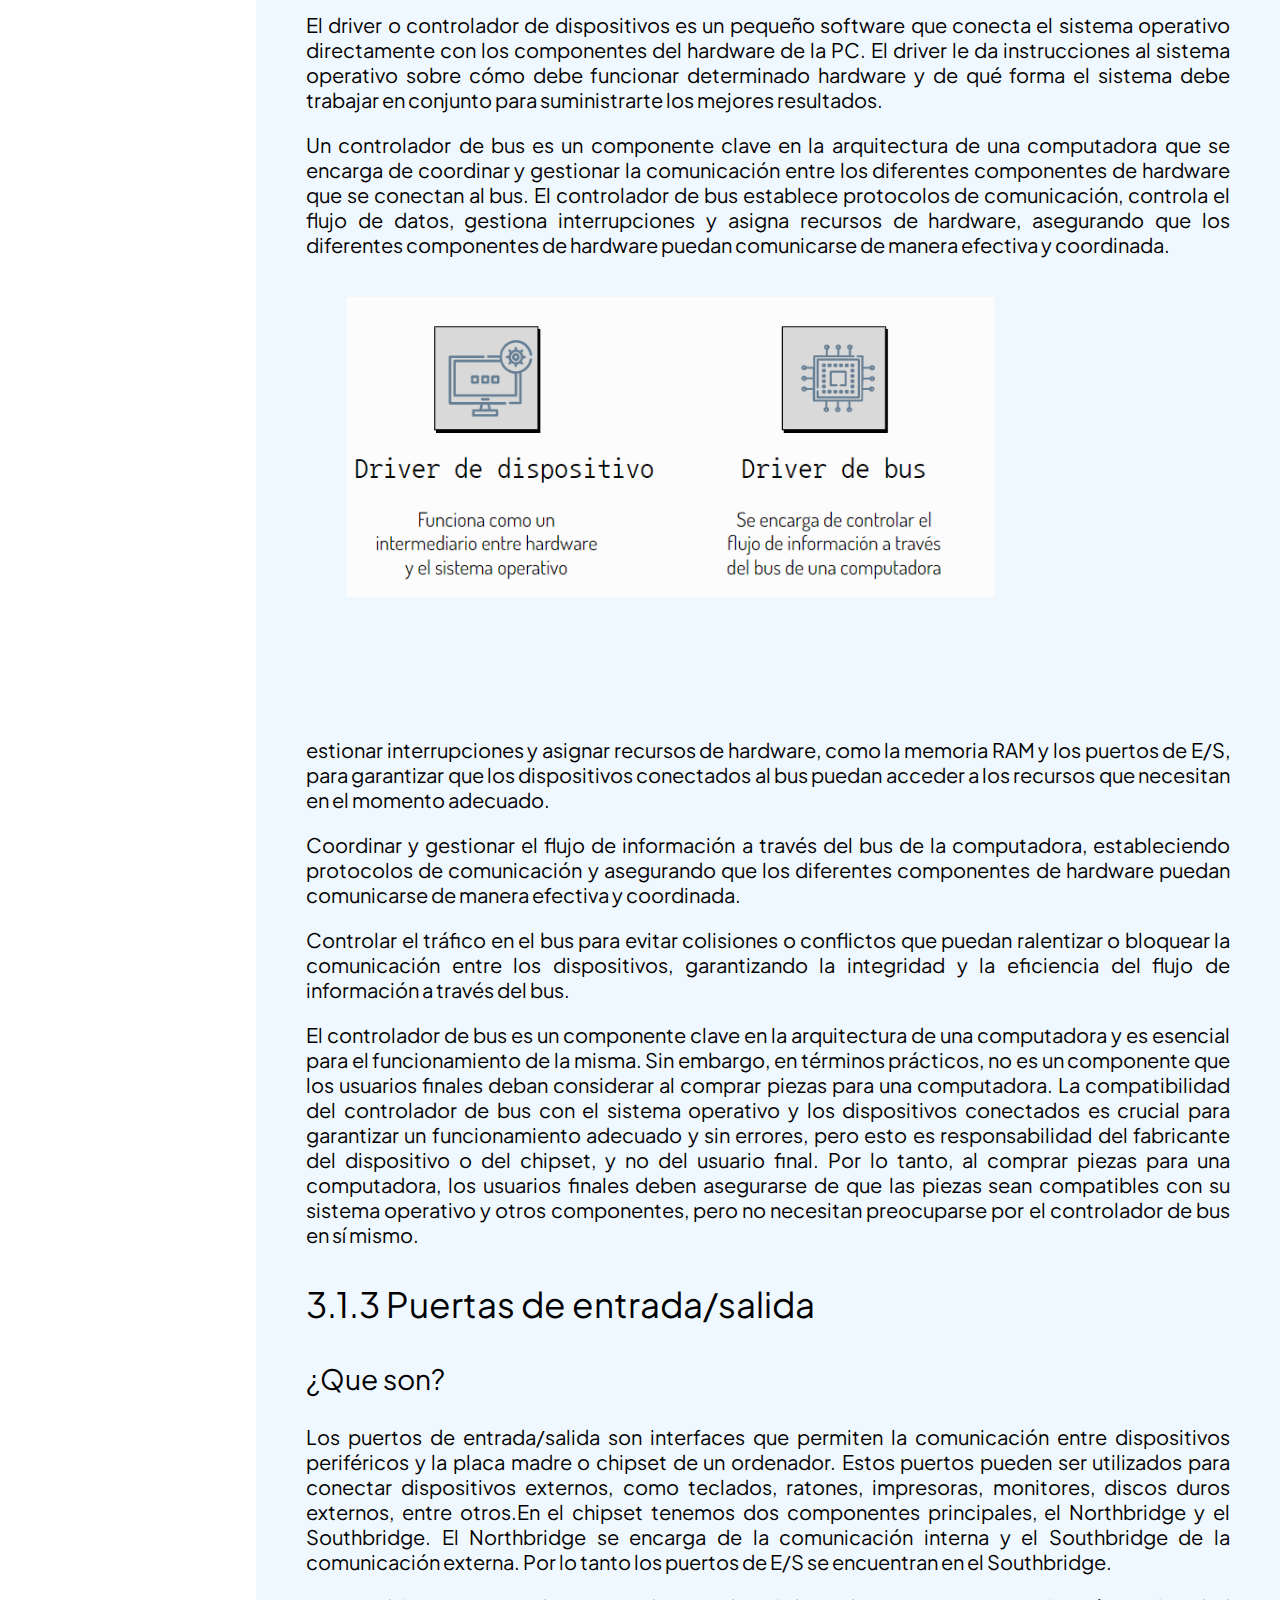
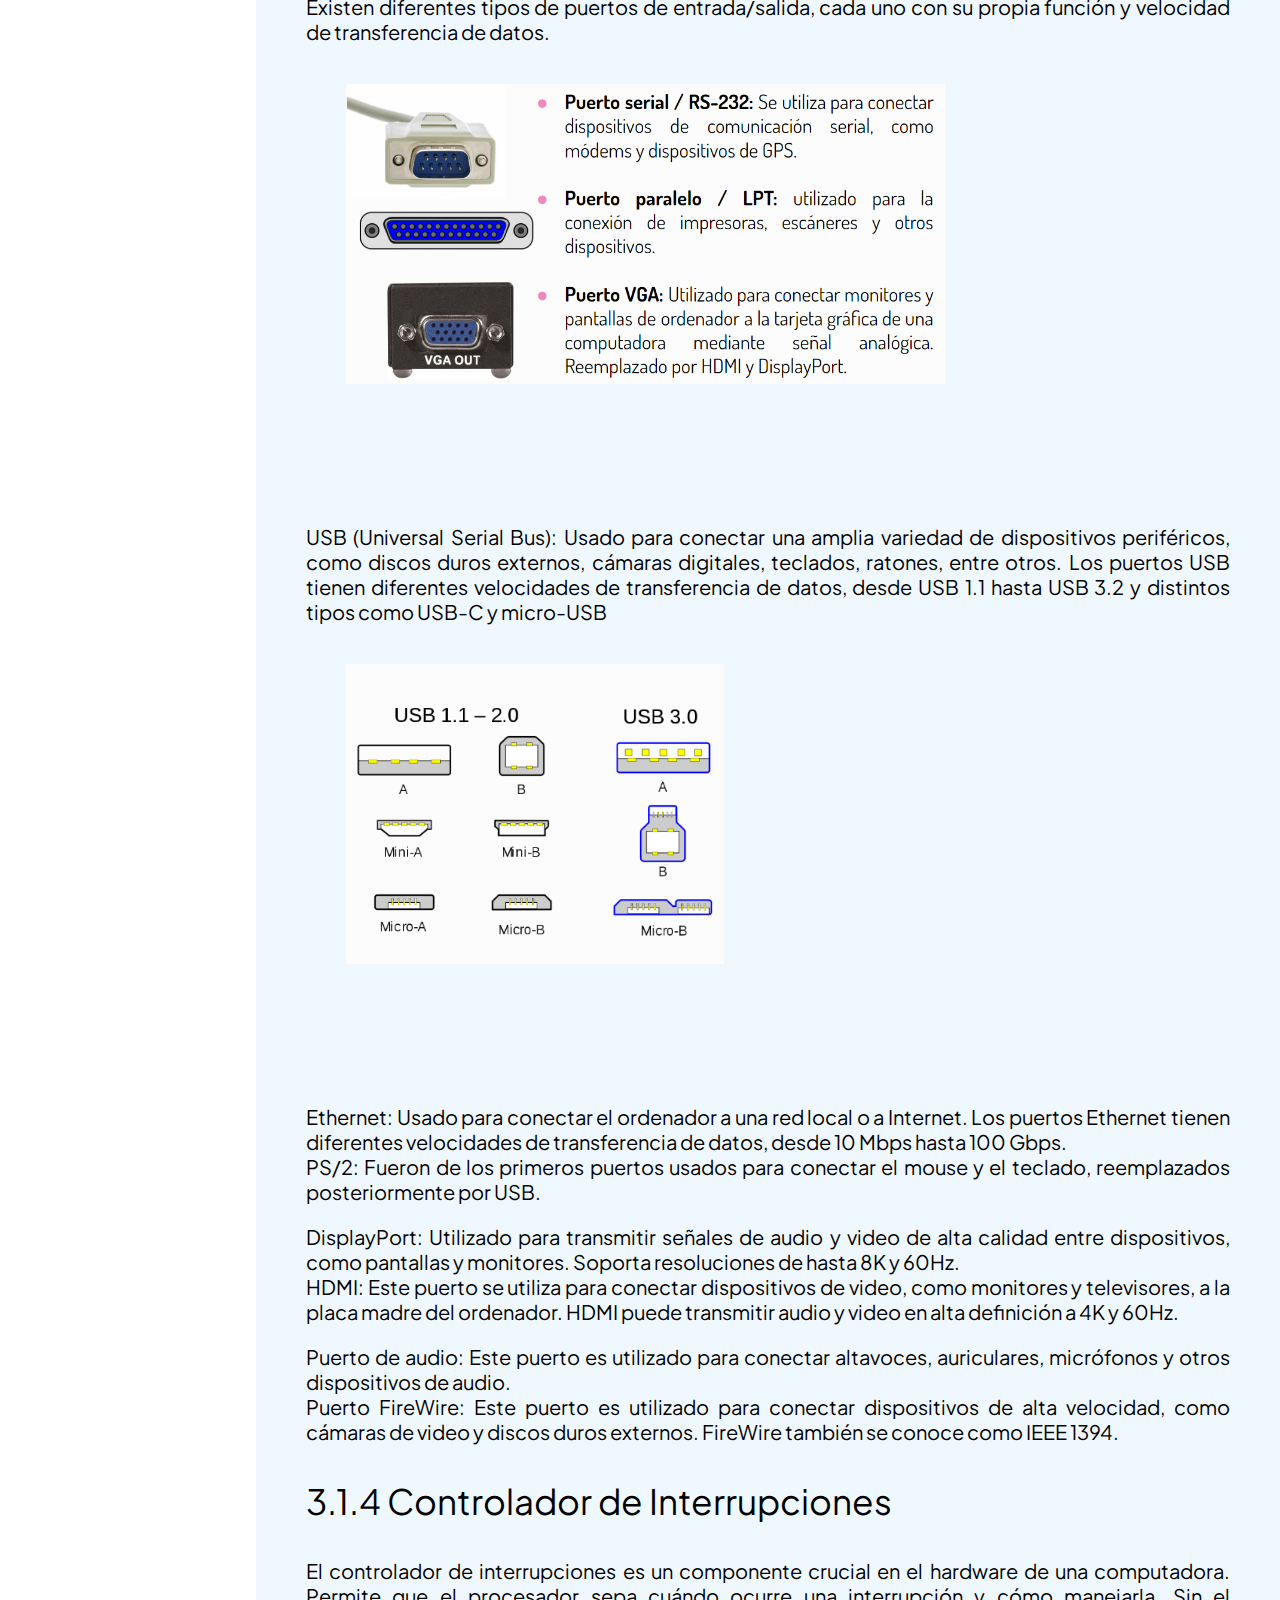
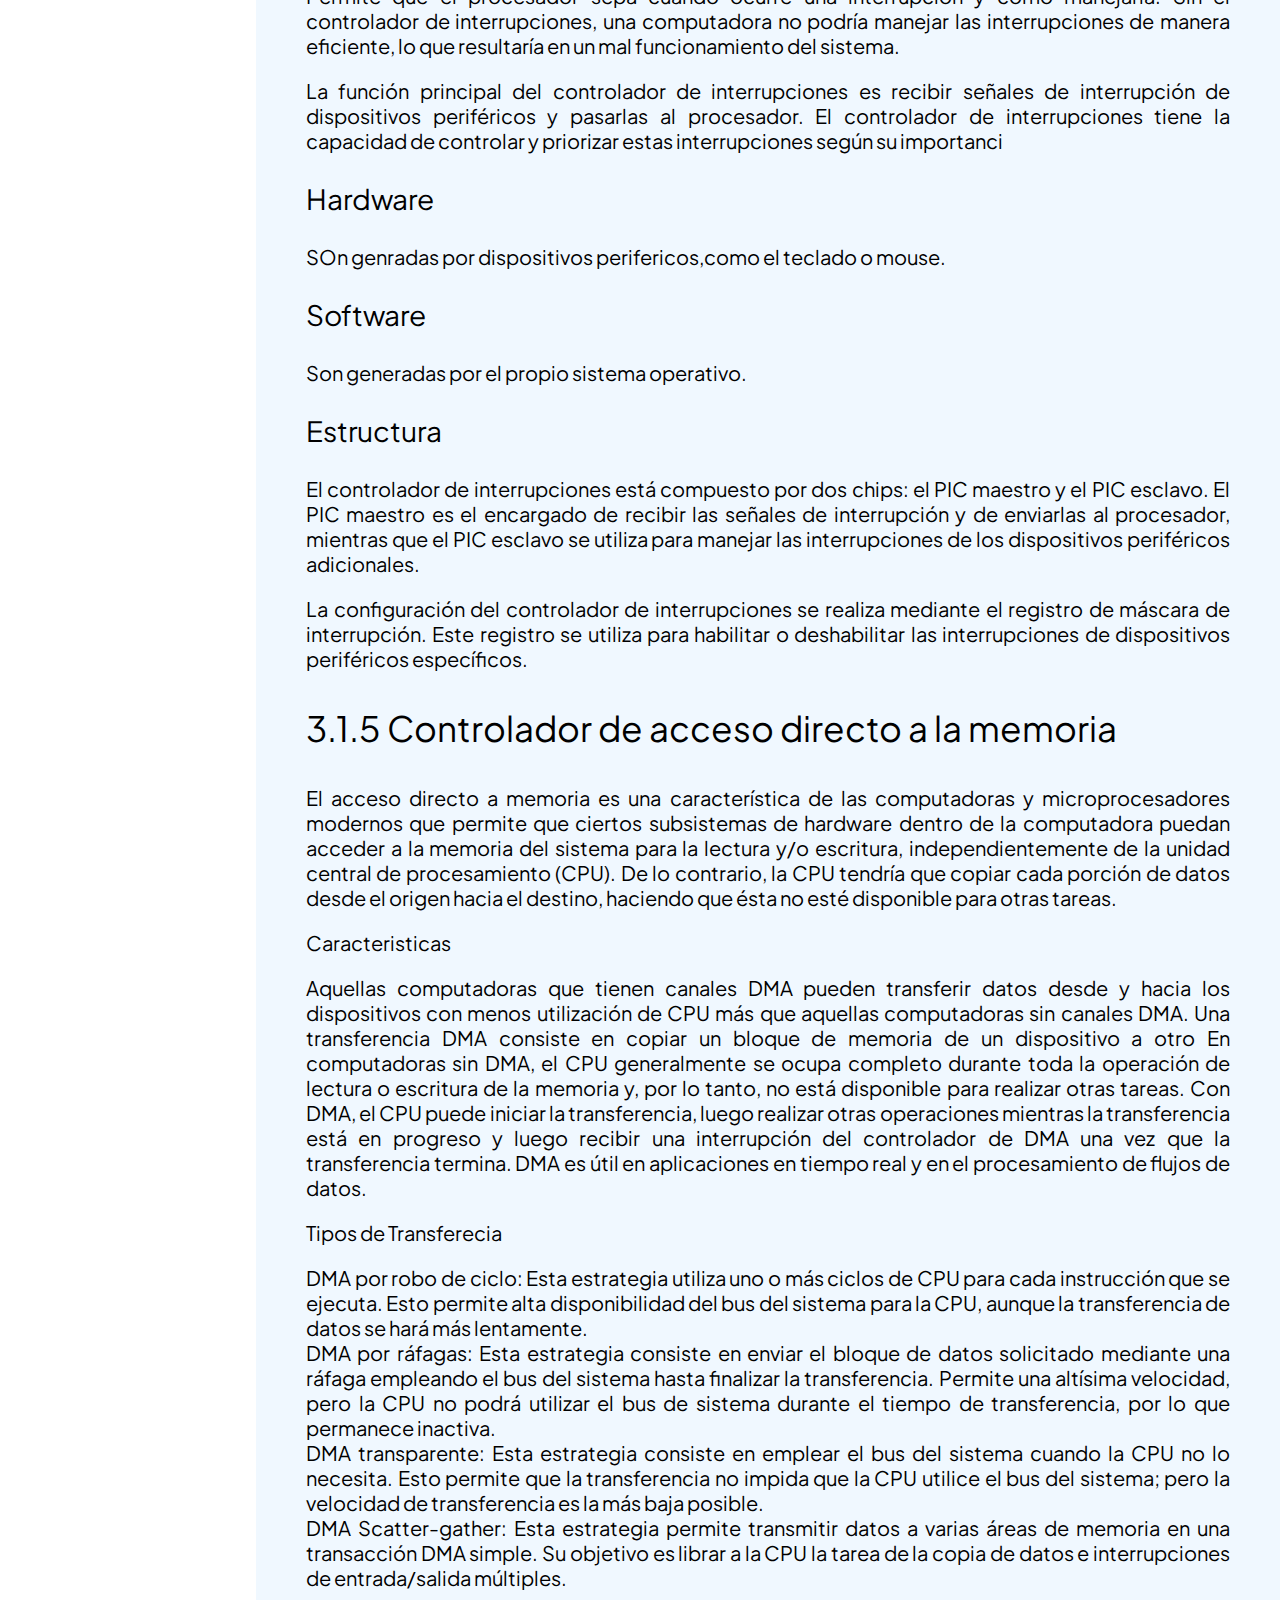
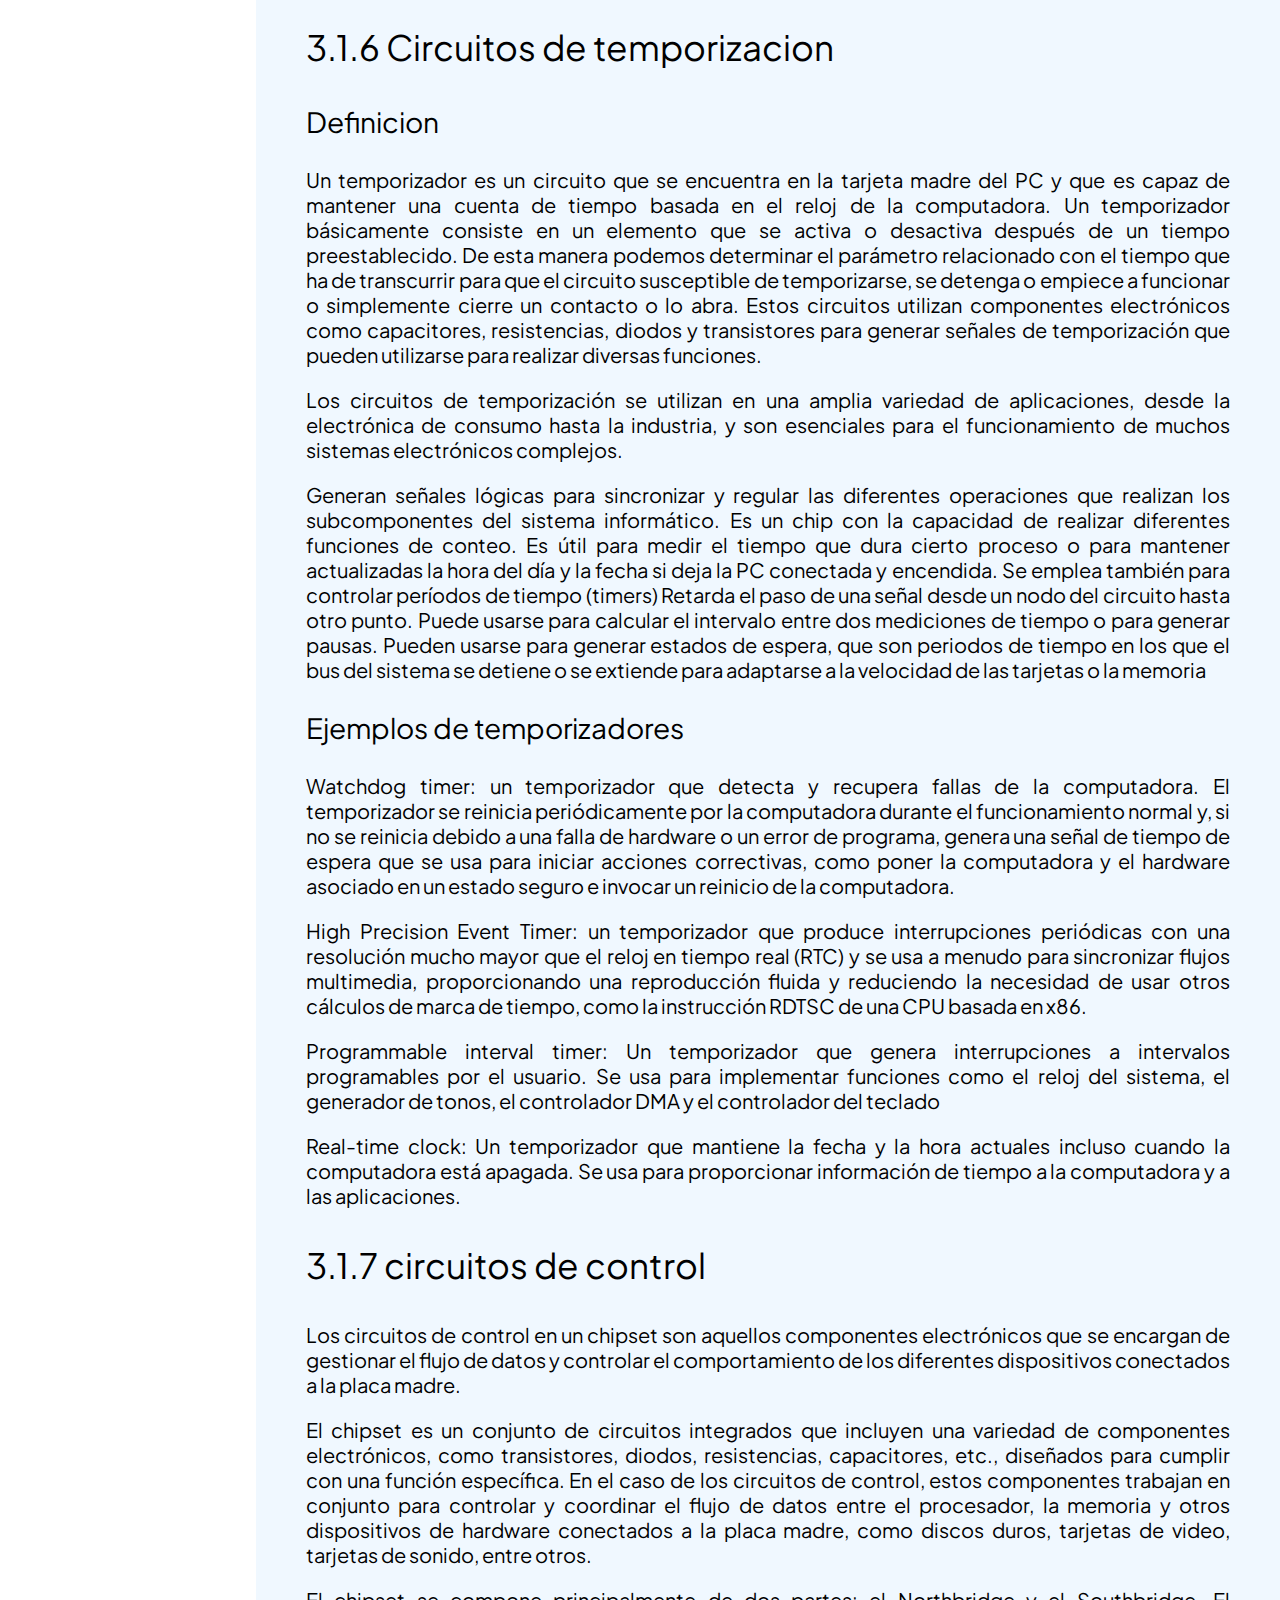
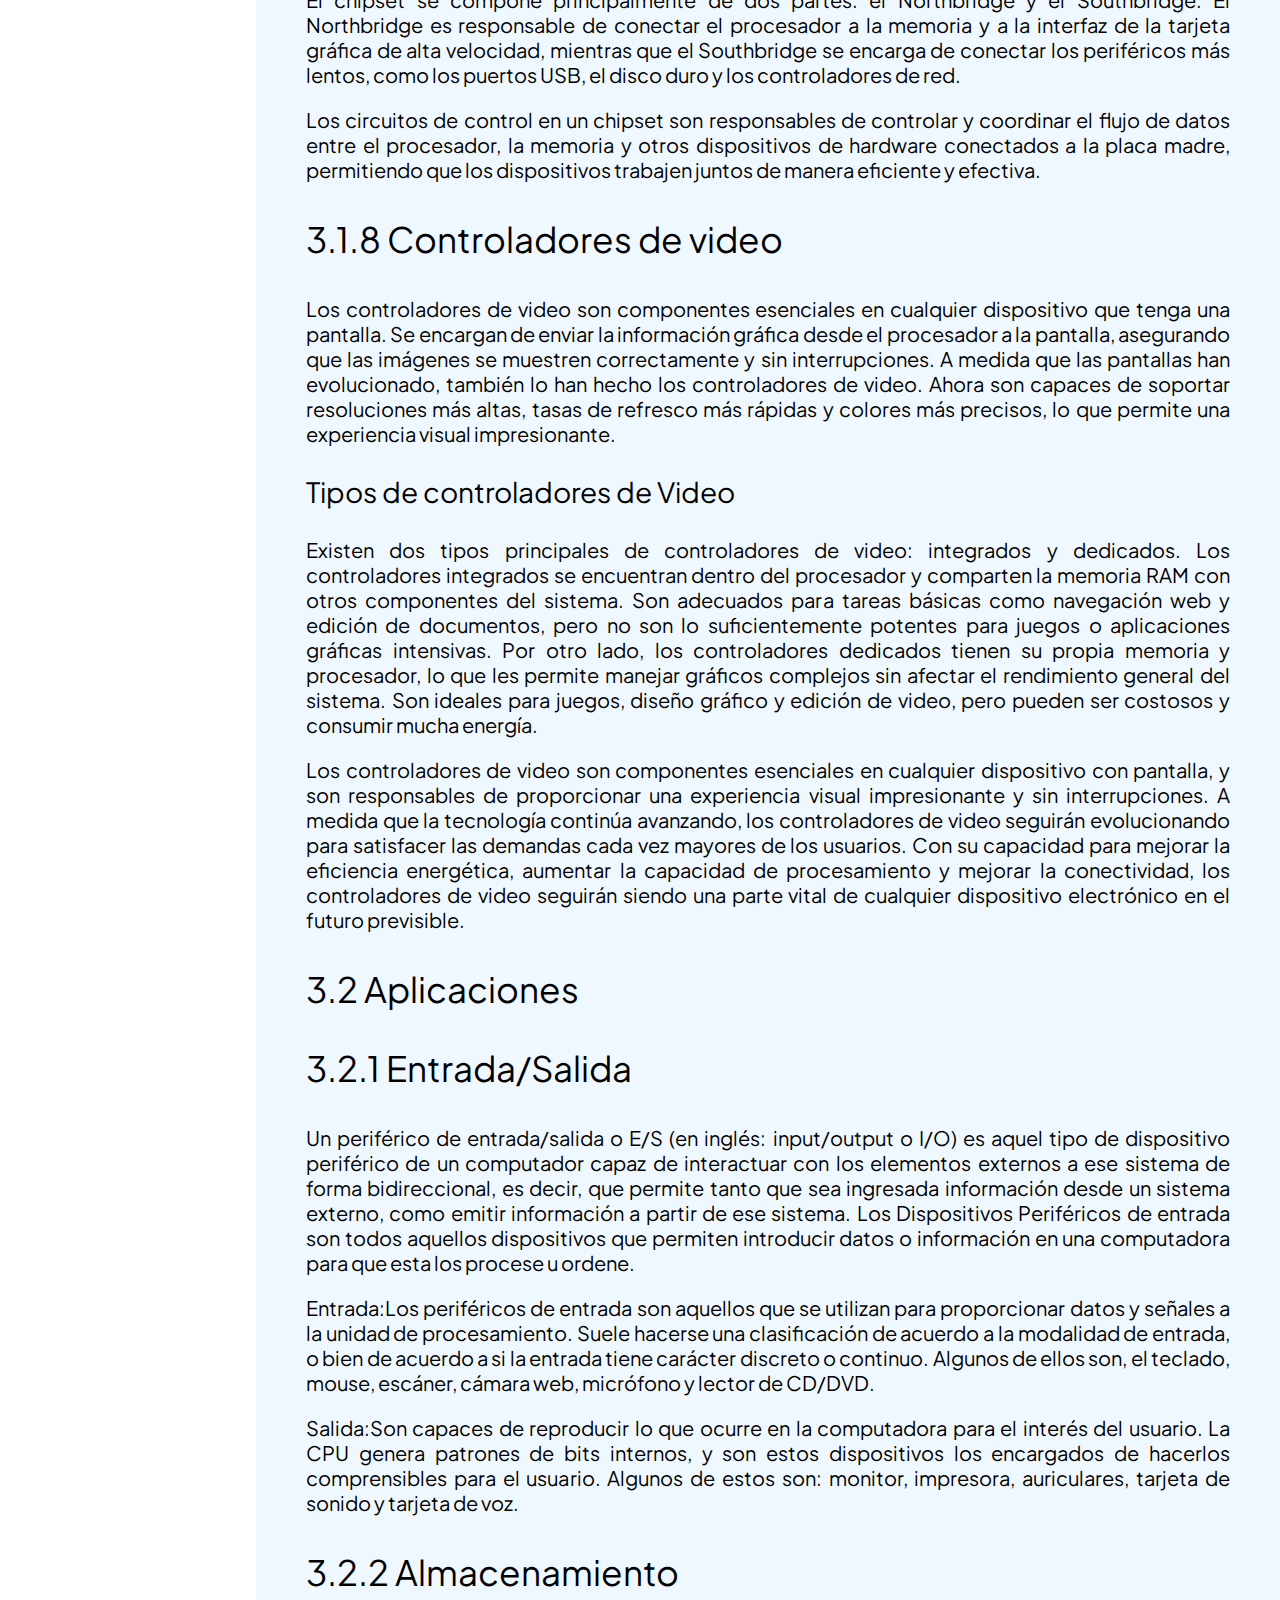
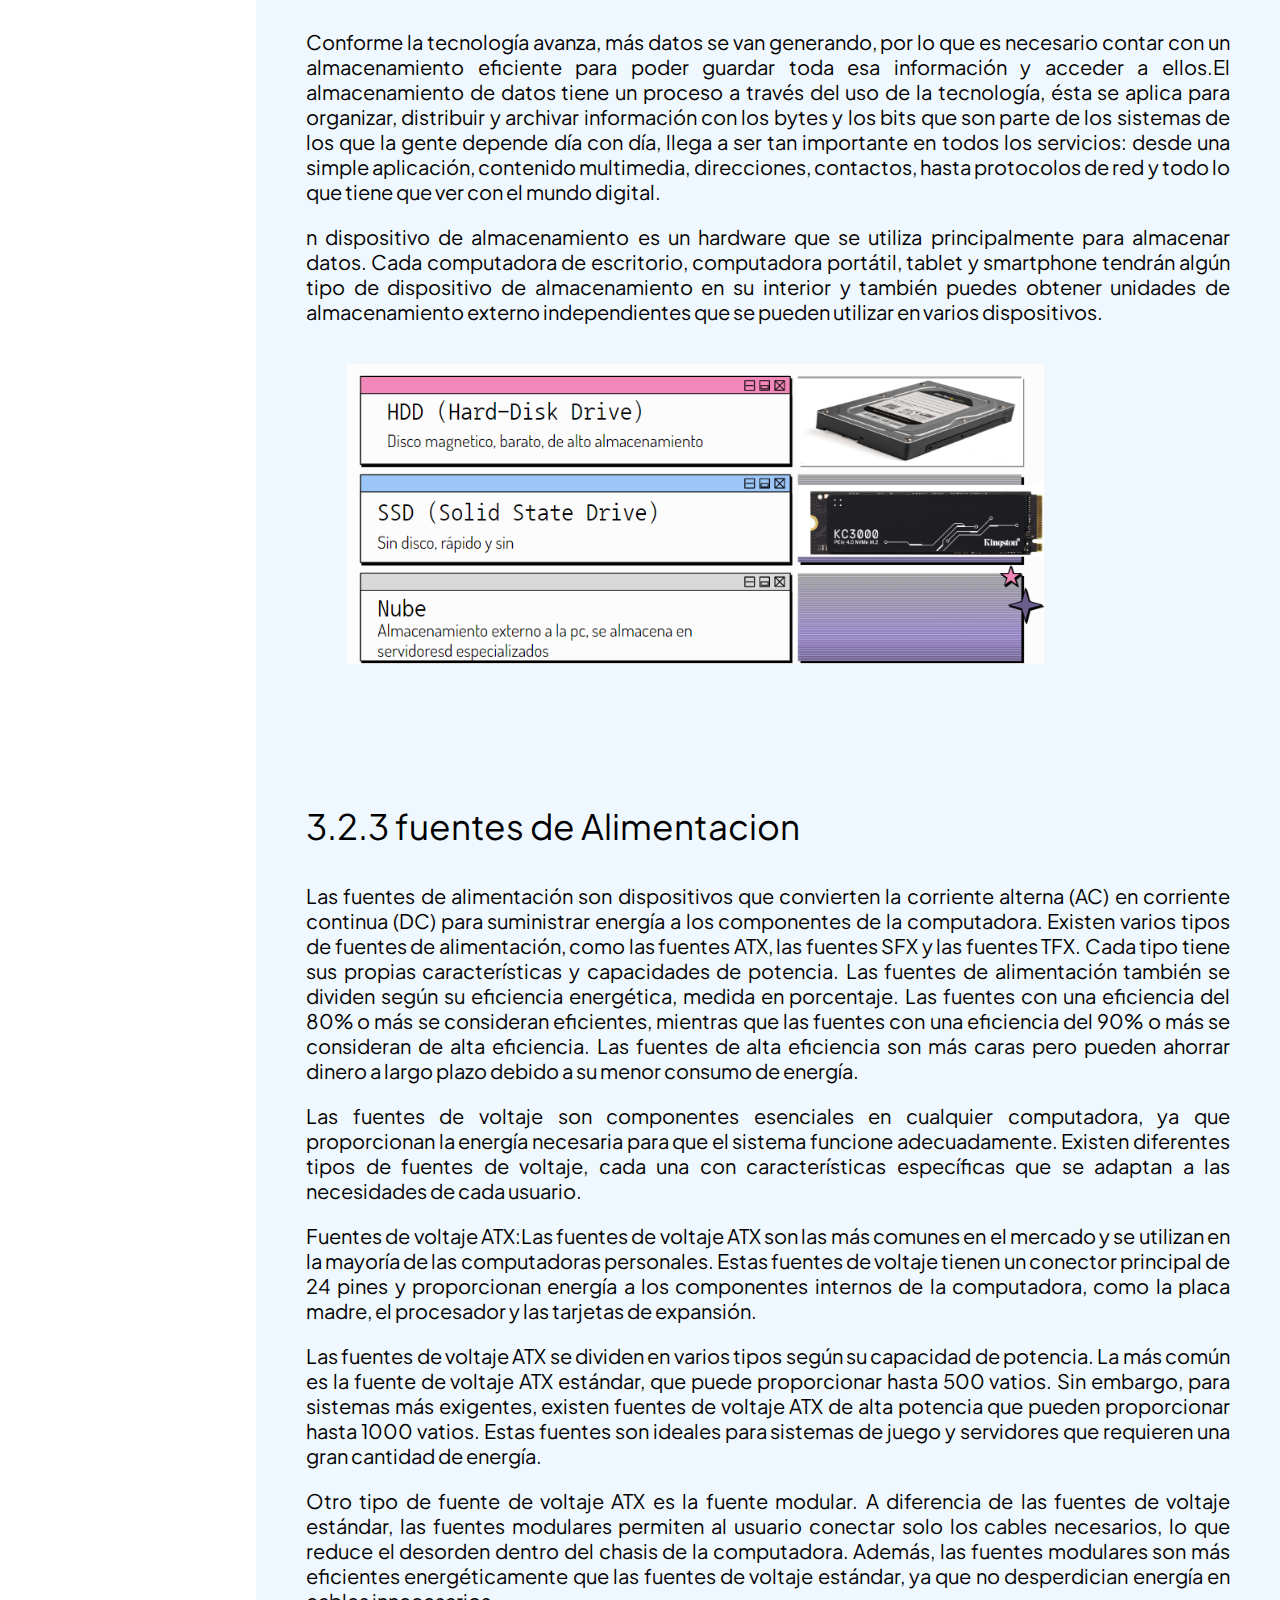
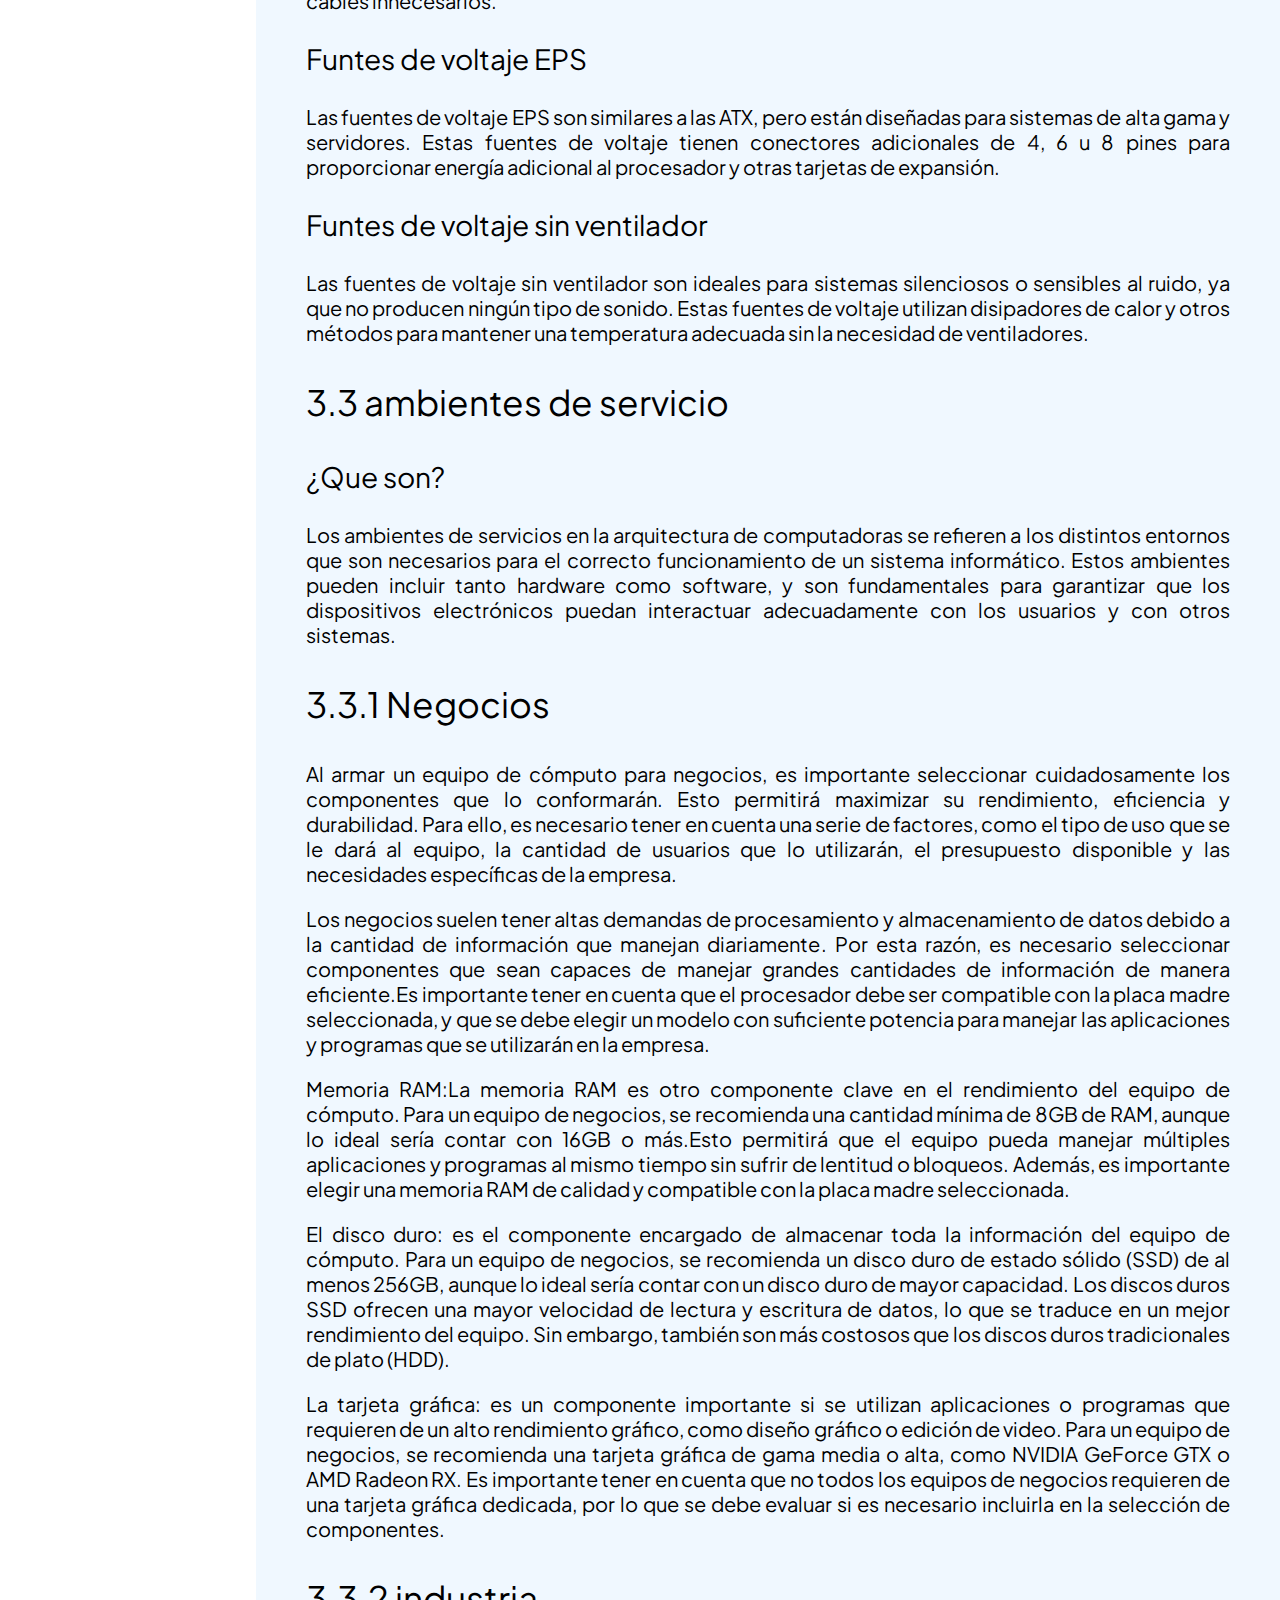
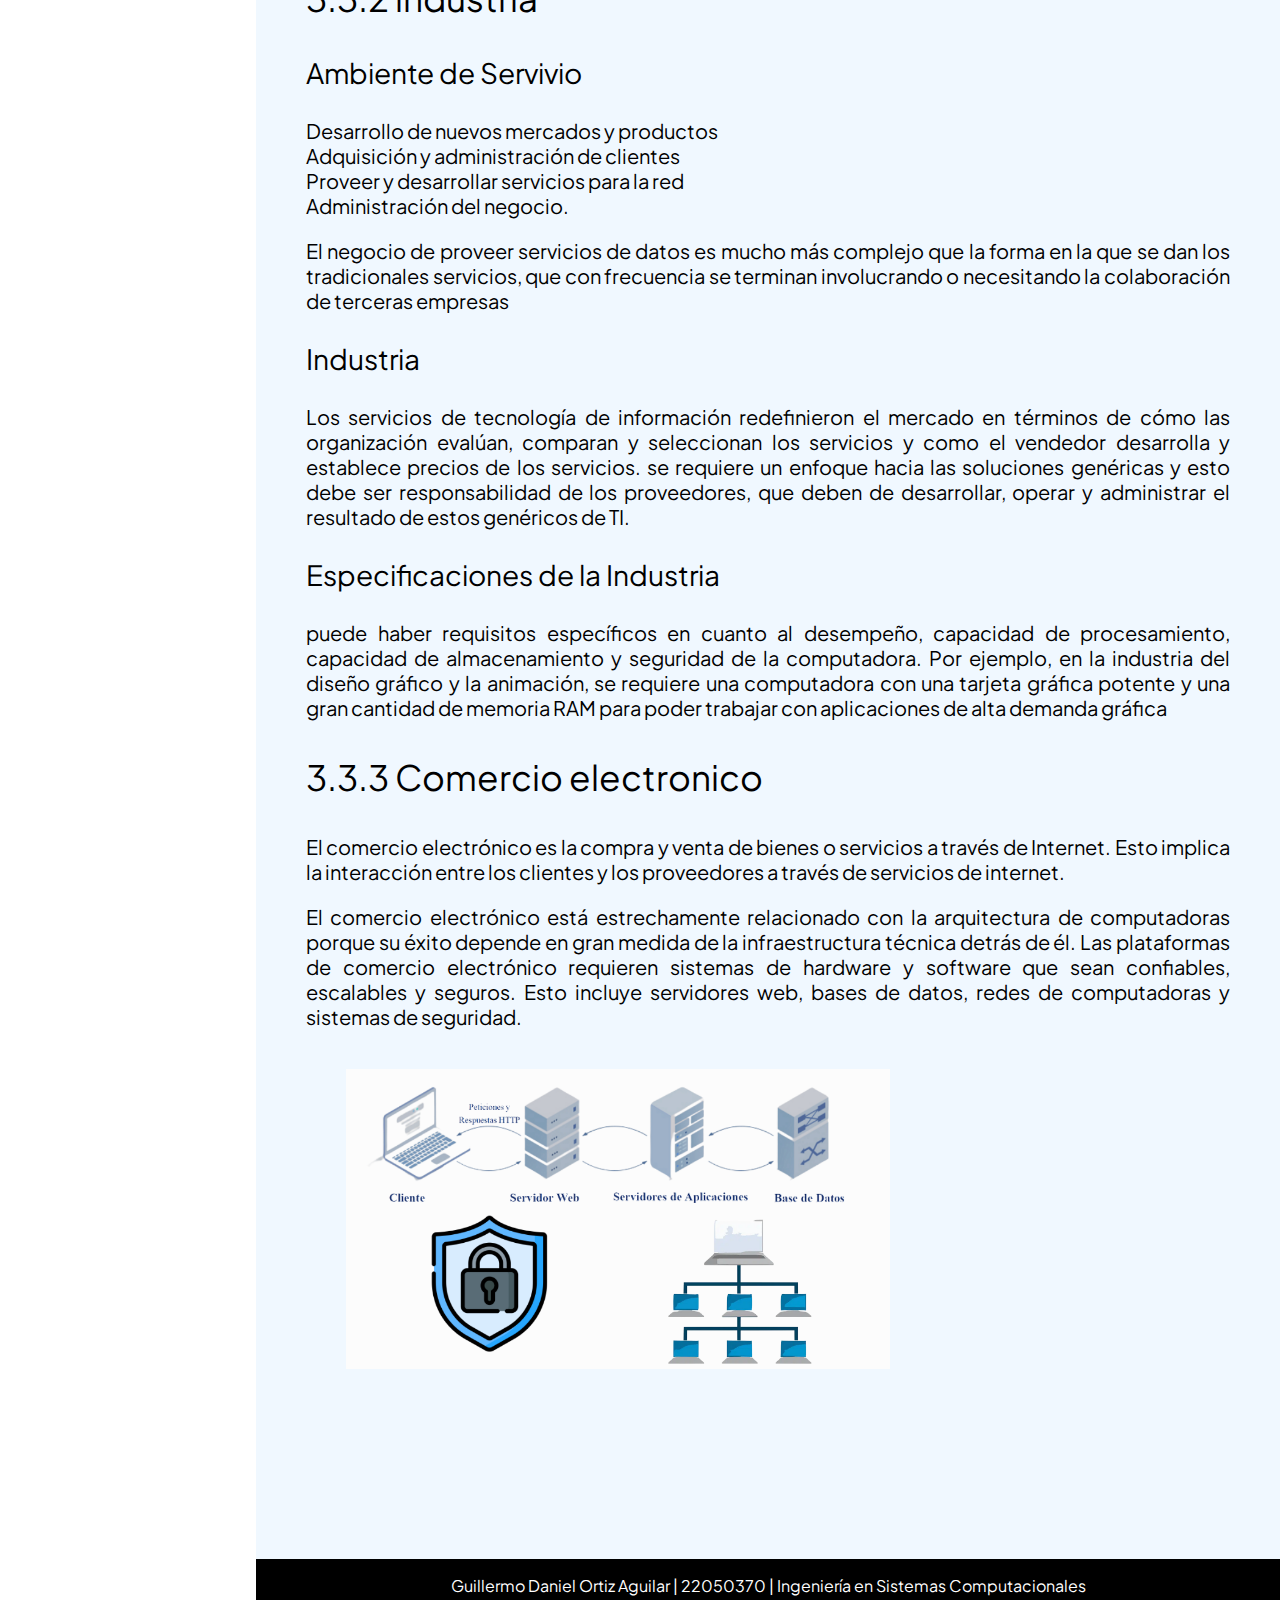
<file: Arquitectura/HTML/index4.html>
<!DOCTYPE html>
<html>
    <head>
        <title>Unidad 3</title>
        <link rel="stylesheet" type="text/CSS" href="../CSS/Style.css" media="screen">
        <link rel="preconnect" href="https://fonts.googleapis.com">
	    <link rel="preconnect" href="https://fonts.gstatic.com" crossorigin>
	    <link href="https://fonts.googleapis.com/css2?family=Plus+Jakarta+Sans:wght@500&display=swap" rel="stylesheet">
        
    </head>
    <body>
        <header>
            <a href="#" class="logo">Arquitectura de las Computadoras</a>
		<nav>
			<ul>
				<li><a href="../../index.html">INICIO</a></li>
				<li><a href="../HTML/index2.html">UNIDAD 1</a></li>
				<li><a href="../HTML/index3.html">UNIDAD 2</a></li>
				<li><a href="../HTML/index4.html">UNIDAD 3</a></li>
				<li><a href="../HTML/index5.html">UNIDAD 4</a></li>
                <li><a href="../HTML/index6.html">PRACTICAS</a></li>
			</ul>
		</nav>
        </header>
        <div class="box">
              <nav class="navegador2">
                <ul>
                    <p>Unidad 3</p>
                    <li><a href="#3.1">3.1 Chip set</a></li><br>
                    <li><a href="#3.1.1">3.1.1 Unidad de procesamiento</a></li><br>
                    <li><a href="#3.1.2">3.1.2 Controlador de bus</a></li><br>
                    <li><a href="#3.1.3">3.1.3 Puertas de entrada/salida</a></li><br>
                    <li><a href="#3.1.4">3.1.4 Controlador de Interrupciones</a></li><br>
                    <li><a href="#3.1.5">3.1.5 Controlador de acceso directo a la memoria</a></li><br>
                    <li><a href="#3.1.6">3.1.6 Circuitos de temporizacion</a></li><br>
                    <li><a href="#3.1.7">3.1.7 Circuitos de control</a></li><br>
                    <li><a href="#3.1.8">3.1.8 Controladores de video</a></li><br>
                    <li><a href="#3.2">3.2 Aplicaciones</a></li><br>
                    <li><a href="#3.2.1">3.2.1 Entrada/Salida</a></li><br>
                    <li><a href="#3.2.2">3.2.2 Almacenamiento</a></li><br>
                    <li><a href="#3.2.3">3.2.3 Fuentes de Alimentacion</a></li><br>
                    <li><a href="#3.3">3.3 Ambientes de servicio</a></li><br>
                    <li><a href="#3.3.1">3.3.1 Negocios</a></li><br>
                    <li><a href="#3.3.2">3.3.2 Fuentes de Alimentacion</a></li><br>
                    <li><a href="#3.3.3">3.3.3 Comercio Electronico</a></li><br>
                </ul>
            </nav>
            <div class="content">
                <div class="zona2">
                    <p class="tituloGrande">Unidad 3 La Computadora Basada en un Procesador</p>
                    <p class=titulo id="3.1">3.1 Chip set</p>
                        <p>Un chipset es un conjunto de componentes electrónicos que gestionan el flujo de datos entre el procesador, la memoria, y los periféricos.
                        </p>
                    <p class=titulo id="3.1.1">3.1.1 Unidad de procesamiento</p>
                        <div class="imagen">
                            <img  class="imagen3_1" src="../CSS/img/cpu.png">
                        </div>
                    <p class="subtitulo">Rendimiento - Núcleos</p>
                        <p>Los núcleos de un microprocesador, también conocidos como unidades de procesamiento (CPUs), realizan lectura y ejecución de instrucciones, las cuales, aunque son instrucciones ordinarias, son paralelizadas en la ejecución. Los multiprocesadores ser homogéneos o heterogéneos: los homogéneos tienen núcleos idénticos, y los heterogéneos tienen núcleos diferentes.
                            Según el diseño, los núcleos de un microprocesador pueden estar estrechamente acoplados o no: cuando lo están, comparten caché y memoria y suelen ser más rápido.
                            </p>
                            <div class="imagen">
                                <img  class="imagen3_2" src="../CSS/img/nucleos.png">
                            </div>
                    <p class="subtitulos">Rendimiento - Caché</p>
                        <p>Considerando que la velocidad de los procesadores aumenta más rápido que la velocidad de la memoria, la optimización del procesamiento mediante caché es bastante importante para procesadores de alta gama, de lo contrario se tendrá un cuello de botella.
                            El caché usa RAM estática, es decir, memoria cuyas celdas de memoria utilizan flip-flops, que son más rápidas pero más caras. El caché disminuye la latencia y mejora el rendimiento (ancho de banda) del procesador.
                            Hay 3 niveles de caché: L1, L2, L3, donde el L1 es el más rápido y de menor tamaño, mientras que el L3 es el más lento y de mayor tamaño.
                            </p>
                    <p class="subtitulos">Rendimiento - Frecuencia</p>
                        <p>Un generador de reloj es un circuito que produce una señal periódica que sincroniza al circuito y su funcionamiento.
                            La velocidad de reloj o frecuencia del procesador se refiere a la velocidad a la cual el generador de reloj del procesador genera pulsos, los cuales son indicadores de la rapidez del procesador y sus operaciones.
                            Es decir, la frecuencia de un procesador es un indicador de su velocidad, de la cantidad de operaciones que hace por segundo. Específicamente, la frecuencia, medida en Hz, indica cuántos pulsos eléctricos afectan a un microprocesador por segundo.
                            No obstante, aunque mayor frecuencia implica mayor velocidad de procesamiento, se deben tomar en cuenta la optimización de estos, ya sea por segmentación de instrucciones como por núcleos múltiples.
                            </p>
                    <p class="subtitulos">Rendimiento - Hilos y Overclocking</p>
                        <p>Especifica el número de procesos independientes que un CPU permite, y algunas tecnologías (Intel Hyperthreading y AMD Simultaneous Multithreading) permiten que un solo núcleo pueda tener 2 o más hilos.
                        </p>
                        <p>La práctica de sobrecargar la frecuencia del procesador (mediante mayores voltajes) a tasas mayores a las certificadas por el manufacturero.
                            Algunos procesadores no permiten esto.
                            </p>
                    <p class="subtitulos">Compatibilidad de BIOS</p>
                        <p>La BIOS es firmware, código de bajo nivel que inicializa el hardware y el SO.
                            Aunque un microprocesador en específico sea compatible con la tarjeta madre (y su zócalo) en cuestión, esta necesita tener al menos la misma versión de la BIOS con la que el microprocesador es compatible.
                            </p>        
                    <p class="subtitulos">Compatibilidad de zócalo</p>
                        <p>Un zócalo de microprocesador es el conector que enlaza el CPU a la tarjeta madre.
                            Para que el CPU sea compatible con la tarjeta madre, debe ser compatible con el zócalo.
                            Entre diferentes zócalos, mayor cantidad de pines aumentará la velocidad de transmisión de las señales, están los tipos de PGA o LGA.
                            </p>                                       
                    <p class=titulo id="3.1.2">3.1.2 Controlador de bus</p>
                            <p class="subtitulos">Bus</p>
                                <p>En informática, un bus es un conjunto de líneas de comunicación que conectan diferentes componentes de hardware dentro de un sistema de computación, permitiendo la transferencia de datos y señales entre ellos. Esencialmente, el bus actúa como una carretera por la que fluye información dentro de la computadora.
                                </p>
                             <p class="subtitulos">Cotrolador</p>
                                <p>El driver o controlador de dispositivos es un pequeño software que conecta el sistema operativo directamente con los componentes del hardware de la PC.
                                    El driver le da instrucciones al sistema operativo sobre cómo debe funcionar determinado hardware y de qué forma el sistema debe trabajar en conjunto para suministrarte los mejores resultados.</p>
                                <p>Un controlador de bus es un componente clave en la arquitectura de una computadora que se encarga de coordinar y gestionar la comunicación entre los diferentes componentes de hardware que se conectan al bus. El controlador de bus establece protocolos de comunicación, controla el flujo de datos, gestiona interrupciones y asigna recursos de hardware, asegurando que los diferentes componentes de hardware puedan comunicarse de manera efectiva y coordinada.
                                </p>
                                <div class="imagen">
                                    <img  class="imagen3_3" src="../CSS/img/driver.png">
                                </div>
                                <p>estionar interrupciones y asignar recursos de hardware, como la memoria RAM y los puertos de E/S, para garantizar que los dispositivos conectados al bus puedan acceder a los recursos que necesitan en el momento adecuado.
                                </p>
                                <p>Coordinar y gestionar el flujo de información a través del bus de la computadora, estableciendo protocolos de comunicación y asegurando que los diferentes componentes de hardware puedan comunicarse de manera efectiva y coordinada.
                                </p>
                                <p>Controlar el tráfico en el bus para evitar colisiones o conflictos que puedan ralentizar o bloquear la comunicación entre los dispositivos, garantizando la integridad y la eficiencia del flujo de información a través del bus.
                                </p>
                                <p>El controlador de bus es un componente clave en la arquitectura de una computadora y es esencial para el funcionamiento de la misma. Sin embargo, en términos prácticos, no es un componente que los usuarios finales deban considerar al comprar piezas para una computadora.

                                    La compatibilidad del controlador de bus con el sistema operativo y los dispositivos conectados es crucial para garantizar un funcionamiento adecuado y sin errores, pero esto es responsabilidad del fabricante del dispositivo o del chipset, y no del usuario final. Por lo tanto, al comprar piezas para una computadora, los usuarios finales deben asegurarse de que las piezas sean compatibles con su sistema operativo y otros componentes, pero no necesitan preocuparse por el controlador de bus en sí mismo.
                                    </p>       
                    <p class=titulo id="3.1.3">3.1.3 Puertas de entrada/salida</p>
                     <p class="subtitulos">¿Que son?</p>
                                    <p>Los puertos de entrada/salida son interfaces que permiten la comunicación entre dispositivos periféricos y la placa madre o chipset de un ordenador. Estos puertos pueden ser utilizados para conectar dispositivos externos, como teclados, ratones, impresoras, monitores, discos duros externos, entre otros.En el chipset tenemos dos componentes principales, el Northbridge y el Southbridge. El Northbridge se encarga de la comunicación interna y el Southbridge de la comunicación externa.
                                        Por lo tanto los puertos de E/S se encuentran en el Southbridge.
                                        </p>
                                    <p>Existen diferentes tipos de puertos de entrada/salida, cada uno con su propia función y velocidad de transferencia de datos.
                                    </p>
                                    <div class="imagen">
                                        <img  class="imagen3_4" src="../CSS/img/puertos.png">
                                    </div>
                                    <p>USB (Universal Serial Bus): Usado para conectar una amplia variedad de dispositivos periféricos, como discos duros externos, cámaras digitales, teclados, ratones, entre otros. Los puertos USB tienen diferentes velocidades de transferencia de datos, desde USB 1.1 hasta USB 3.2 y distintos tipos como USB-C y micro-USB
                                    </p>
                                    <div class="imagen">
                                        <img  class="imagen3_5" src="../CSS/img/usb.png">
                                    </div>
                                    <p>Ethernet: Usado para conectar el ordenador a una red local o a Internet. Los puertos Ethernet tienen diferentes velocidades de transferencia de datos, desde 10 Mbps hasta 100 Gbps.<br>

                                        PS/2: Fueron de los primeros puertos usados para conectar el mouse y el teclado, reemplazados posteriormente por USB.
                                        </p>
                                    <p>DisplayPort: Utilizado para transmitir señales de audio y video de alta calidad entre dispositivos, como pantallas y monitores. Soporta resoluciones de hasta 8K y 60Hz.<br>

                                        HDMI: Este puerto se utiliza para conectar dispositivos de video, como monitores y televisores, a la placa madre del ordenador. HDMI puede transmitir audio y video en alta definición a 4K y 60Hz.
                                        </p>
                                    <p>Puerto de audio: Este puerto es utilizado para conectar altavoces, auriculares, micrófonos y otros dispositivos de audio.<br>

                                        Puerto FireWire: Este puerto es utilizado para conectar dispositivos de alta velocidad, como cámaras de video y discos duros externos. FireWire también se conoce como IEEE 1394.
                                        </p>            
                    <p class=titulo id="3.1.4">3.1.4 Controlador de Interrupciones</p>
                                        <p>El controlador de interrupciones es un componente crucial en el hardware de una computadora. Permite que el procesador sepa cuándo ocurre una interrupción y cómo manejarla. Sin el controlador de interrupciones, una computadora no podría manejar las interrupciones de manera eficiente, lo que resultaría en un mal funcionamiento del sistema.
                                        </p>
                                        <p>La función principal del controlador de interrupciones es recibir señales de interrupción de dispositivos periféricos y pasarlas al procesador. El controlador de interrupciones tiene la capacidad de controlar y priorizar estas interrupciones según su importanci
                                        </p>
                            <p class="subtitulos">Hardware</p>
                                        <p>SOn genradas por dispositivos perifericos,como el teclado o mouse.</p>
                            <p class="subtitulos">Software</p>
                                        <p>Son generadas por el propio sistema operativo.</p>
                            <p class="subtitulos">Estructura</p>
                                        <p>El controlador de interrupciones está compuesto por dos chips: el PIC maestro y el PIC esclavo. El PIC maestro es el encargado de recibir las señales de interrupción y de enviarlas al procesador, mientras que el PIC esclavo se utiliza para manejar las interrupciones de los dispositivos periféricos adicionales.
                                        </p>
                                        <p>La configuración del controlador de interrupciones se realiza mediante el registro de máscara de interrupción. Este registro se utiliza para habilitar o deshabilitar las interrupciones de dispositivos periféricos específicos.
                                        </p>
                    <p class=titulo id="3.1.5">3.1.5 Controlador de acceso directo a la memoria</p>
                                        <p>El acceso directo a memoria es una característica de las computadoras y microprocesadores modernos que permite que ciertos subsistemas de hardware dentro de la computadora puedan acceder a la memoria del sistema para la lectura y/o escritura, independientemente de la unidad central de procesamiento (CPU). De lo contrario, la CPU tendría que copiar cada porción de datos desde el origen hacia el destino, haciendo que ésta no esté disponible para otras tareas.
                                        </p>
                            <p class="subtitulo">Caracteristicas</p>
                                        <p>Aquellas computadoras que tienen canales DMA pueden transferir datos desde y hacia los dispositivos con menos utilización de CPU más que aquellas computadoras sin canales DMA. 
                                            Una transferencia DMA consiste en copiar un bloque de memoria de un dispositivo a otro
                                            En computadoras sin DMA, el CPU generalmente se ocupa completo durante toda la operación de lectura o escritura de la memoria y, por lo tanto, no está disponible para realizar otras tareas.
                                            Con DMA, el CPU puede iniciar la transferencia, luego realizar otras operaciones mientras la transferencia está en progreso y luego recibir una interrupción del controlador de DMA una vez que la transferencia termina.
                                            DMA es útil en aplicaciones en tiempo real y en el procesamiento de flujos de datos. 
                                            </p>
                            <p class="subtotulos">Tipos de Transferecia</p>
                                        <p>DMA por robo de ciclo: Esta estrategia utiliza uno o más ciclos de CPU para cada instrucción que se ejecuta. Esto permite alta disponibilidad del bus del sistema para la CPU, aunque la transferencia de datos se hará más lentamente.<br>
                                            DMA por ráfagas: Esta estrategia consiste en enviar el bloque de datos solicitado mediante una ráfaga empleando el bus del sistema hasta finalizar la transferencia. Permite una altísima velocidad, pero la CPU no podrá utilizar el bus de sistema durante el tiempo de transferencia, por lo que permanece inactiva.<br>
                                            DMA transparente: Esta estrategia consiste en emplear el bus del sistema cuando la CPU no lo necesita. Esto permite que la transferencia no impida que la CPU utilice el bus del sistema; pero la velocidad de transferencia es la más baja posible.<br>
                                            DMA Scatter-gather: Esta estrategia permite transmitir datos a varias áreas de memoria en una transacción DMA simple. Su objetivo es librar a la CPU la tarea de la copia de datos e interrupciones de entrada/salida múltiples.<br>
                                            </p>                            
                    <p class=titulo id="3.1.6">3.1.6 Circuitos de temporizacion</p>
                            <p class="subtitulos">Definicion</p>
                                            <p>Un temporizador es un circuito que se encuentra en la tarjeta madre del PC y que es capaz de mantener una cuenta de tiempo basada en el reloj de la computadora.
                                                Un temporizador básicamente consiste en un elemento que se activa o desactiva después de un tiempo preestablecido. De esta manera podemos determinar el parámetro relacionado con el tiempo que ha de transcurrir para que el circuito susceptible de temporizarse, se detenga o empiece a funcionar o simplemente cierre un contacto o lo abra.
                                                Estos circuitos utilizan componentes electrónicos como capacitores, resistencias, diodos y transistores para generar señales de temporización que pueden utilizarse para realizar diversas funciones.
                                                </p>
                                            <p>Los circuitos de temporización se utilizan en una amplia variedad de aplicaciones, desde la electrónica de consumo hasta la industria, y son esenciales para el funcionamiento de muchos sistemas electrónicos complejos.
                                            </p>
                                            <p>Generan señales lógicas para sincronizar y regular las diferentes operaciones que realizan los subcomponentes del sistema informático.
                                                Es un chip con la capacidad de realizar diferentes funciones de conteo. Es útil para medir el tiempo que dura cierto proceso o para mantener actualizadas la hora del día y la fecha si deja la PC conectada y encendida. Se emplea también para controlar períodos de tiempo (timers)
                                                Retarda el paso de una señal desde un nodo del circuito hasta otro punto.
                                                Puede usarse para calcular el intervalo entre dos mediciones de tiempo o para generar pausas.
                                                Pueden usarse para generar estados de espera, que son periodos de tiempo en los que el bus del sistema se detiene o se extiende para adaptarse a la velocidad de las tarjetas o la memoria
                                                </p>
                            <p class="subtitulos">Ejemplos de temporizadores</p>
                                            <p>Watchdog timer: un temporizador que detecta y recupera fallas de la computadora. El temporizador se reinicia periódicamente por la computadora durante el funcionamiento normal y, si no se reinicia debido a una falla de hardware o un error de programa, genera una señal de tiempo de espera que se usa para iniciar acciones correctivas, como poner la computadora y el hardware asociado en un estado seguro e invocar un reinicio de la computadora.
                                            </p>
                                            <p>High Precision Event Timer: un temporizador que produce interrupciones periódicas con una resolución mucho mayor que el reloj en tiempo real (RTC) y se usa a menudo para sincronizar flujos multimedia, proporcionando una reproducción fluida y reduciendo la necesidad de usar otros cálculos de marca de tiempo, como la instrucción RDTSC de una CPU basada en x86.
                                            </p>
                                            <p>Programmable interval timer: Un temporizador que genera interrupciones a intervalos programables por el usuario. Se usa para implementar funciones como el reloj del sistema, el generador de tonos, el controlador DMA y el controlador del teclado
                                            </p>
                                            <p>Real-time clock: Un temporizador que mantiene la fecha y la hora actuales incluso cuando la computadora está apagada. Se usa para proporcionar información de tiempo a la computadora y a las aplicaciones.
                                            </p>                        
                    <p class=titulo id="3.1.7">3.1.7 circuitos de control</p>
                                            <p>Los circuitos de control en un chipset son aquellos componentes electrónicos que se encargan de gestionar el flujo de datos y controlar el comportamiento de los diferentes dispositivos conectados a la placa madre.
                                            </p>
                                            <p>El chipset es un conjunto de circuitos integrados que incluyen una variedad de componentes electrónicos, como transistores, diodos, resistencias, capacitores, etc., diseñados para cumplir con una función específica. En el caso de los circuitos de control, estos componentes trabajan en conjunto para controlar y coordinar el flujo de datos entre el procesador, la memoria y otros dispositivos de hardware conectados a la placa madre, como discos duros, tarjetas de video, tarjetas de sonido, entre otros.
                                            </p>
                                            <p>El chipset se compone principalmente de dos partes: el Northbridge y el Southbridge. El Northbridge es responsable de conectar el procesador a la memoria y a la interfaz de la tarjeta gráfica de alta velocidad, mientras que el Southbridge se encarga de conectar los periféricos más lentos, como los puertos USB, el disco duro y los controladores de red.
                                            </p>
                                            <p>Los circuitos de control en un chipset son responsables de controlar y coordinar el flujo de datos entre el procesador, la memoria y otros dispositivos de hardware conectados a la placa madre, permitiendo que los dispositivos trabajen juntos de manera eficiente y efectiva.
                                            </p>
                    <p class=titulo id="3.1.8">3.1.8 Controladores de video</p>
                                            <p>Los controladores de video son componentes esenciales en cualquier dispositivo que tenga una pantalla. Se encargan de enviar la información gráfica desde el procesador a la pantalla, asegurando que las imágenes se muestren correctamente y sin interrupciones.
                                                A medida que las pantallas han evolucionado, también lo han hecho los controladores de video. Ahora son capaces de soportar resoluciones más altas, tasas de refresco más rápidas y colores más precisos, lo que permite una experiencia visual impresionante.
                                                </p>
                            <p class="subtitulos">Tipos de controladores de Video</p>
                                            <p>Existen dos tipos principales de controladores de video: integrados y dedicados. Los controladores integrados se encuentran dentro del procesador y comparten la memoria RAM con otros componentes del sistema. Son adecuados para tareas básicas como navegación web y edición de documentos, pero no son lo suficientemente potentes para juegos o aplicaciones gráficas intensivas.
                                                Por otro lado, los controladores dedicados tienen su propia memoria y procesador, lo que les permite manejar gráficos complejos sin afectar el rendimiento general del sistema. Son ideales para juegos, diseño gráfico y edición de video, pero pueden ser costosos y consumir mucha energía.
                                                </p>
                                            <p>Los controladores de video son componentes esenciales en cualquier dispositivo con pantalla, y son responsables de proporcionar una experiencia visual impresionante y sin interrupciones.
                                                A medida que la tecnología continúa avanzando, los controladores de video seguirán evolucionando para satisfacer las demandas cada vez mayores de los usuarios. Con su capacidad para mejorar la eficiencia energética, aumentar la capacidad de procesamiento y mejorar la conectividad, los controladores de video seguirán siendo una parte vital de cualquier dispositivo electrónico en el futuro previsible.
                                                </p>                        
                    <p class=titulo id="3.2">3.2 Aplicaciones</p>
                    <p class=titulo id="3.2.1">3.2.1 Entrada/Salida</p>
                                            <p>Un periférico de entrada/salida o E/S (en inglés: input/output o I/O) es aquel tipo de dispositivo periférico de un computador capaz de interactuar con los elementos externos a ese sistema de forma bidireccional, es decir, que permite tanto que sea ingresada información desde un sistema externo, como emitir información a partir de ese sistema.
                                                Los Dispositivos Periféricos de entrada son todos aquellos dispositivos que permiten introducir datos o información en una computadora para que esta los procese u ordene.
                                               </p>
                                            <p>Entrada:Los periféricos de entrada son aquellos que se utilizan para proporcionar datos y señales a la unidad de procesamiento. Suele hacerse una clasificación de acuerdo a la modalidad de entrada, o bien de acuerdo a si la entrada tiene carácter discreto o continuo. Algunos de ellos son, el teclado, mouse, escáner, cámara web, micrófono y lector de CD/DVD.
                                            </p>
                                            <p>Salida:Son capaces de reproducir lo que ocurre en la computadora para el interés del usuario. La CPU genera patrones de bits internos, y son estos dispositivos los encargados de hacerlos comprensibles para el usuario. Algunos de estos son: monitor, impresora, auriculares, tarjeta de sonido y tarjeta de voz.</p>   
                    <p class=titulo id="3.2.2">3.2.2 Almacenamiento</p>
                                            <p>Conforme la tecnología avanza, más datos se van generando, por lo que es necesario contar con un almacenamiento eficiente para poder guardar toda esa información y acceder a ellos.El almacenamiento de datos tiene un proceso a través del uso de la tecnología, ésta se aplica para organizar, distribuir y archivar información con los bytes y los bits que son parte de los sistemas de los que la gente depende día con día, llega a ser tan importante en todos los servicios: desde una simple aplicación, contenido multimedia, direcciones, contactos, hasta protocolos de red y todo lo que tiene que ver con el mundo digital. 
                                            </p>
                                            <p>n dispositivo de almacenamiento es un hardware que se utiliza principalmente para almacenar datos. Cada computadora de escritorio, computadora portátil, tablet y smartphone tendrán algún tipo de dispositivo de almacenamiento en su interior y también puedes obtener unidades de almacenamiento externo independientes que se pueden utilizar en varios dispositivos.
                                            </p>
                                            <div class="imagen">
                                                <img  class="imagen3_6" src="../CSS/img/almacenamiento.png">
                                            </div>
                    <p class=titulo id="3.2.3">3.2.3 fuentes de Alimentacion</p>
                                            <p>Las fuentes de alimentación son dispositivos que convierten la corriente alterna (AC) en corriente continua (DC) para suministrar energía a los componentes de la computadora. Existen varios tipos de fuentes de alimentación, como las fuentes ATX, las fuentes SFX y las fuentes TFX. Cada tipo tiene sus propias características y capacidades de potencia.
                                                Las fuentes de alimentación también se dividen según su eficiencia energética, medida en porcentaje. Las fuentes con una eficiencia del 80% o más se consideran eficientes, mientras que las fuentes con una eficiencia del 90% o más se consideran de alta eficiencia. Las fuentes de alta eficiencia son más caras pero pueden ahorrar dinero a largo plazo debido a su menor consumo de energía.
                                                </p>
                                            <p>Las fuentes de voltaje son componentes esenciales en cualquier computadora, ya que proporcionan la energía necesaria para que el sistema funcione adecuadamente.
                                                Existen diferentes tipos de fuentes de voltaje, cada una con características específicas que se adaptan a las necesidades de cada usuario.
                                                </p>
                                            <p>Fuentes de voltaje ATX:Las fuentes de voltaje ATX son las más comunes en el mercado y se utilizan en la mayoría de las computadoras personales.
                                                Estas fuentes de voltaje tienen un conector principal de 24 pines y proporcionan energía a los componentes internos de la computadora, como la placa madre, el procesador y las tarjetas de expansión.
                                                </p>
                                            <p>Las fuentes de voltaje ATX se dividen en varios tipos según su capacidad de potencia. La más común es la fuente de voltaje ATX estándar, que puede proporcionar hasta 500 vatios. Sin embargo, para sistemas más exigentes, existen fuentes de voltaje ATX de alta potencia que pueden proporcionar hasta 1000 vatios. Estas fuentes son ideales para sistemas de juego y servidores que requieren una gran cantidad de energía.
                                            </p>
                                            <p>Otro tipo de fuente de voltaje ATX es la fuente modular. A diferencia de las fuentes de voltaje estándar, las fuentes modulares permiten al usuario conectar solo los cables necesarios, lo que reduce el desorden dentro del chasis de la computadora. Además, las fuentes modulares son más eficientes energéticamente que las fuentes de voltaje estándar, ya que no desperdician energía en cables innecesarios.</p>
                            <p class="subtitulos">Funtes de voltaje EPS</p>
                                            <p>Las fuentes de voltaje EPS son similares a las ATX, pero están diseñadas para sistemas de alta gama y servidores.
                                                Estas fuentes de voltaje tienen conectores adicionales de 4, 6 u 8 pines para proporcionar energía adicional al procesador y otras tarjetas de expansión.
                                                </p>
                            <p class="subtitulos">Funtes de voltaje sin ventilador</p>
                                            <p>Las fuentes de voltaje sin ventilador son ideales para sistemas silenciosos o sensibles al ruido, ya que no producen ningún tipo de sonido.
                                                Estas fuentes de voltaje utilizan disipadores de calor y otros métodos para mantener una temperatura adecuada sin la necesidad de ventiladores.
                                                </p>                                                
                    <p class=titulo id="3.3">3.3 ambientes de servicio</p>
                            <p class="subtitulos">¿Que son?</p>
                                                <p>Los ambientes de servicios en la arquitectura de computadoras se refieren a los distintos entornos que son necesarios para el correcto funcionamiento de un sistema informático. Estos ambientes pueden incluir tanto hardware como software, y son fundamentales para garantizar que los dispositivos electrónicos puedan interactuar adecuadamente con los usuarios y con otros sistemas.
                                                </p>
                    <p class=titulo id="3.3.1">3.3.1 Negocios</p>
                                                <p>Al armar un equipo de cómputo para negocios, es importante seleccionar cuidadosamente los componentes que lo conformarán. Esto permitirá maximizar su rendimiento, eficiencia y durabilidad.
                                                    Para ello, es necesario tener en cuenta una serie de factores, como el tipo de uso que se le dará al equipo, la cantidad de usuarios que lo utilizarán, el presupuesto disponible y las necesidades específicas de la empresa.
                                                    </p>
                                                <p>Los negocios suelen tener altas demandas de procesamiento y almacenamiento de datos debido a la cantidad de información que manejan diariamente. Por esta razón, es necesario seleccionar componentes que sean capaces de manejar grandes cantidades de información de manera eficiente.Es importante tener en cuenta que el procesador debe ser compatible con la placa madre seleccionada, y que se debe elegir un modelo con suficiente potencia para manejar las aplicaciones y programas que se utilizarán en la empresa.
                                                </p>
                                                <p>Memoria RAM:La memoria RAM es otro componente clave en el rendimiento del equipo de cómputo. Para un equipo de negocios, se recomienda una cantidad mínima de 8GB de RAM, aunque lo ideal sería contar con 16GB o más.Esto permitirá que el equipo pueda manejar múltiples aplicaciones y programas al mismo tiempo sin sufrir de lentitud o bloqueos. Además, es importante elegir una memoria RAM de calidad y compatible con la placa madre seleccionada.</p>
                                                <p>El disco duro: es el componente encargado de almacenar toda la información del equipo de cómputo. Para un equipo de negocios, se recomienda un disco duro de estado sólido (SSD) de al menos 256GB, aunque lo ideal sería contar con un disco duro de mayor capacidad. Los discos duros SSD ofrecen una mayor velocidad de lectura y escritura de datos, lo que se traduce en un mejor rendimiento del equipo. Sin embargo, también son más costosos que los discos duros tradicionales de plato (HDD).</p>
                                                <p>La tarjeta gráfica: es un componente importante si se utilizan aplicaciones o programas que requieren de un alto rendimiento gráfico, como diseño gráfico o edición de video. Para un equipo de negocios, se recomienda una tarjeta gráfica de gama media o alta, como NVIDIA GeForce GTX o AMD Radeon RX. Es importante tener en cuenta que no todos los equipos de negocios requieren de una tarjeta gráfica dedicada, por lo que se debe evaluar si es necesario incluirla en la selección de componentes.</p>    
                    <p class=titulo id="3.3.2">3.3.2 industria</p>
                            <p class="subtitulos">Ambiente de Servivio</p>
                                                <p>Desarrollo de nuevos mercados y productos<br>
                                                    Adquisición y administración de clientes<br>
                                                    Proveer y desarrollar servicios para la red<br>
                                                    Administración del negocio.
                                                    </p>                    
                                                <p>El negocio de proveer servicios de datos es mucho más complejo que la forma en la que se dan los tradicionales servicios, que con frecuencia se terminan involucrando o necesitando la colaboración de terceras empresas
                                                </p>
                        <p class="subtitulos">Industria</p>
                                                <p>Los servicios de tecnología de información redefinieron el mercado en términos de cómo las organización evalúan, comparan y seleccionan los servicios y como el vendedor desarrolla y establece  precios de los servicios.
                                                    se requiere un enfoque hacia las soluciones genéricas y esto debe ser responsabilidad de los proveedores, que deben de desarrollar, operar y administrar el resultado de estos genéricos de TI.
                                                    </p>
                        <p class="subtitulos">Especificaciones de la Industria</p>
                                                <p>puede haber requisitos específicos en cuanto al desempeño, capacidad de procesamiento, capacidad de almacenamiento y seguridad de la computadora. Por ejemplo, en la industria del diseño gráfico y la animación, se requiere una computadora con una tarjeta gráfica potente y una gran cantidad de memoria RAM para poder trabajar con aplicaciones de alta demanda gráfica</p>                            
                    <p class=titulo id="3.3.3">3.3.3 Comercio electronico</p>
                                                <p>El comercio electrónico es la compra y venta de bienes o servicios a través de Internet. Esto implica la interacción entre los clientes y los proveedores a través de servicios de internet.
                                                </p>
                                                <p>El comercio electrónico está estrechamente relacionado con la arquitectura de computadoras porque su éxito depende en gran medida de la infraestructura técnica detrás de él. 
                                                    Las plataformas de comercio electrónico requieren sistemas de hardware y software que sean confiables, escalables y seguros. Esto incluye servidores web, bases de datos, redes de computadoras y sistemas de seguridad.
                                                </p>
                                                <div class="imagen">
                                                    <img  class="imagen3_7" src="../CSS/img/servidor.png">
                                                </div>
                   
                </div>
                <div class="zona3">
                    <p class="datos">Guillermo Daniel Ortiz Aguilar | 22050370 | Ingeniería en Sistemas Computacionales</p>
		        </div>
            </div>
        </div>
        <script type="text/javascript">
            window.addEventListener("scroll", function(){
                var header = document.querySelector("header");
                header.classList.toggle("abajo",window.scrollY>0);
            })
        </script>
    </body>
</html>
</file>
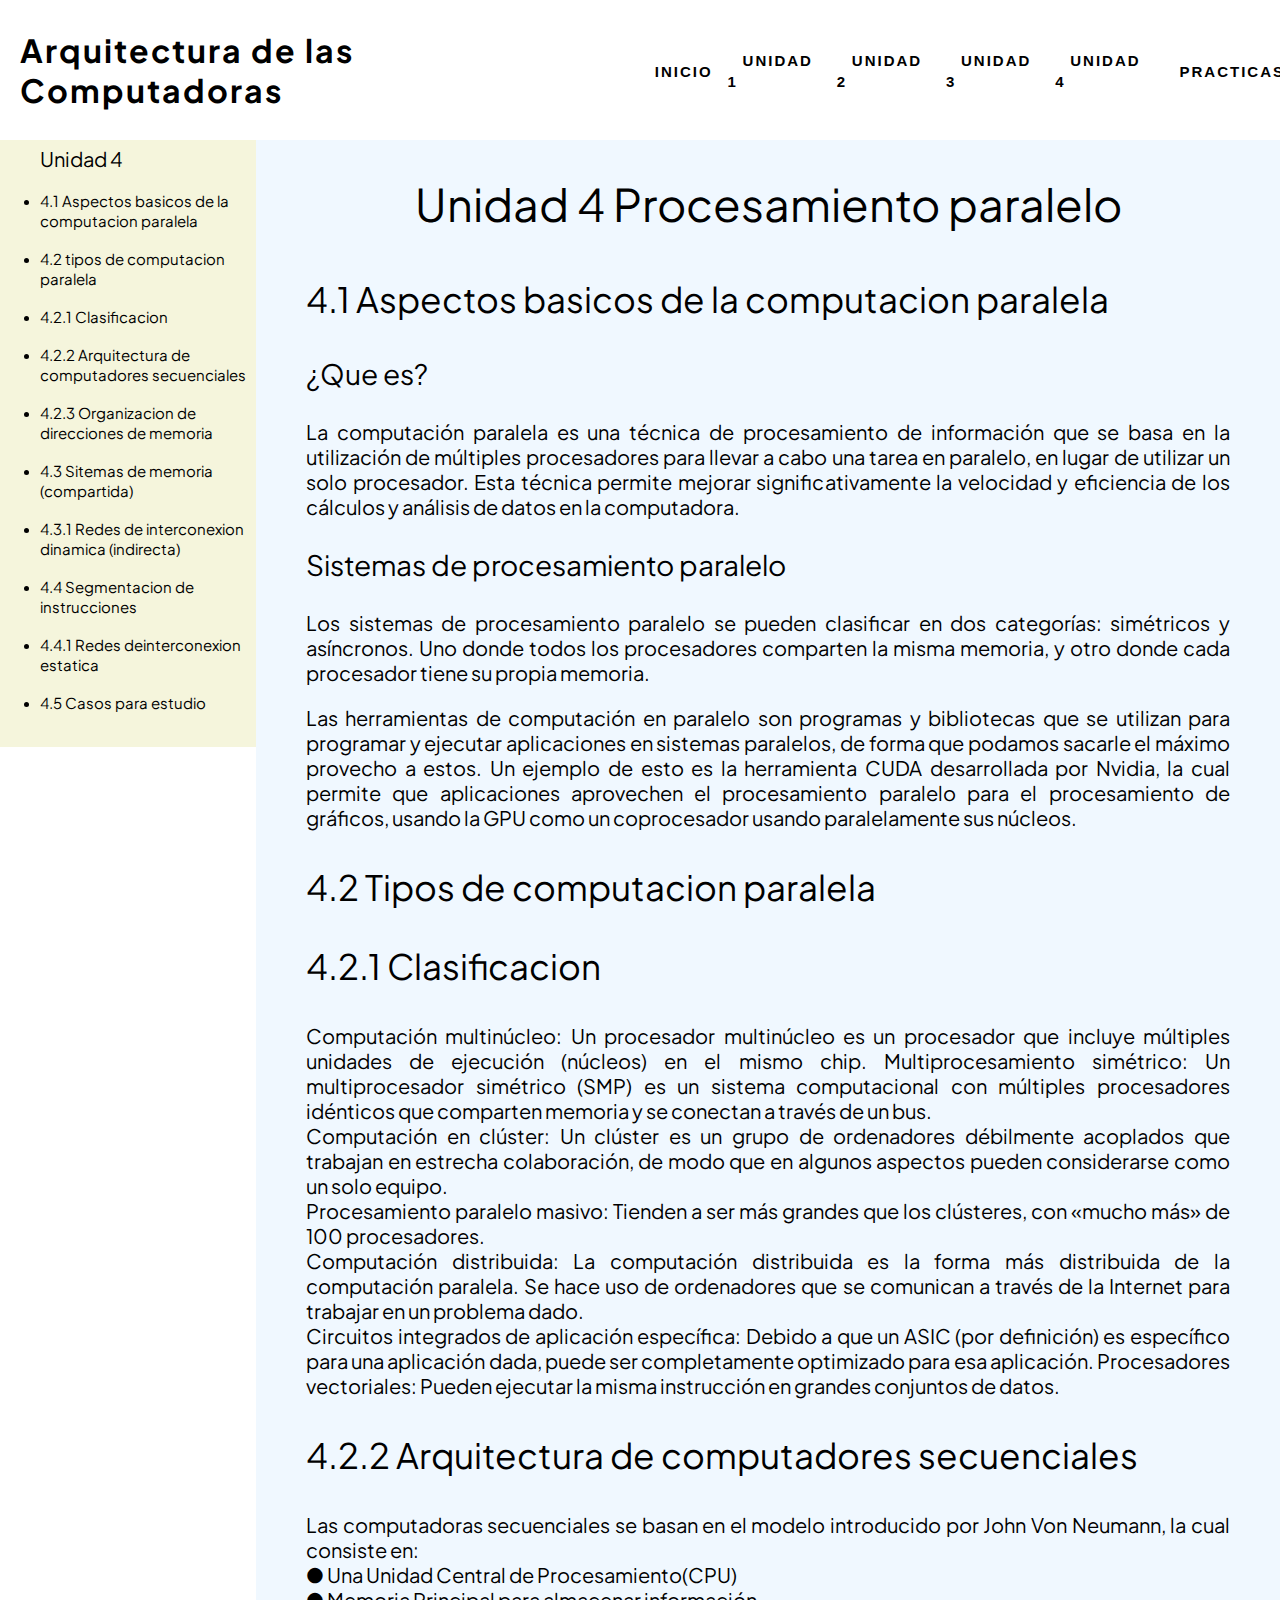
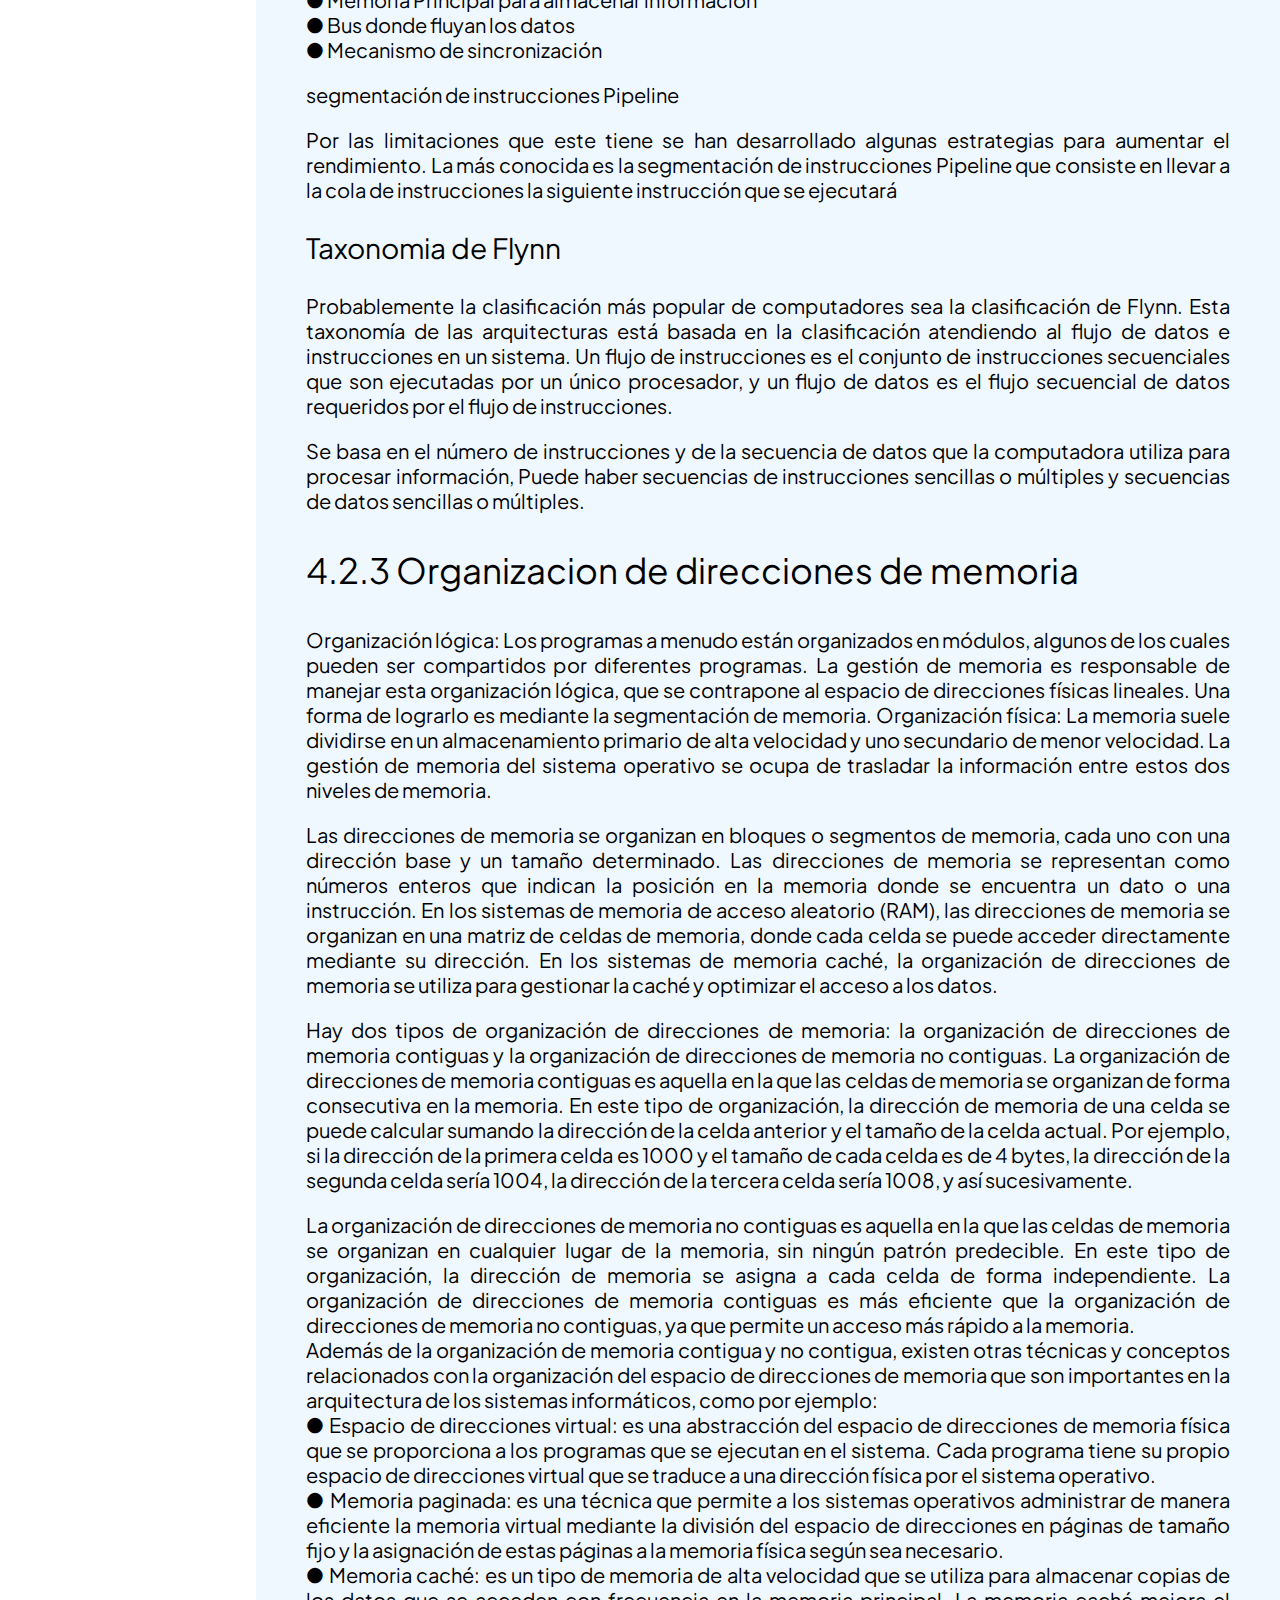
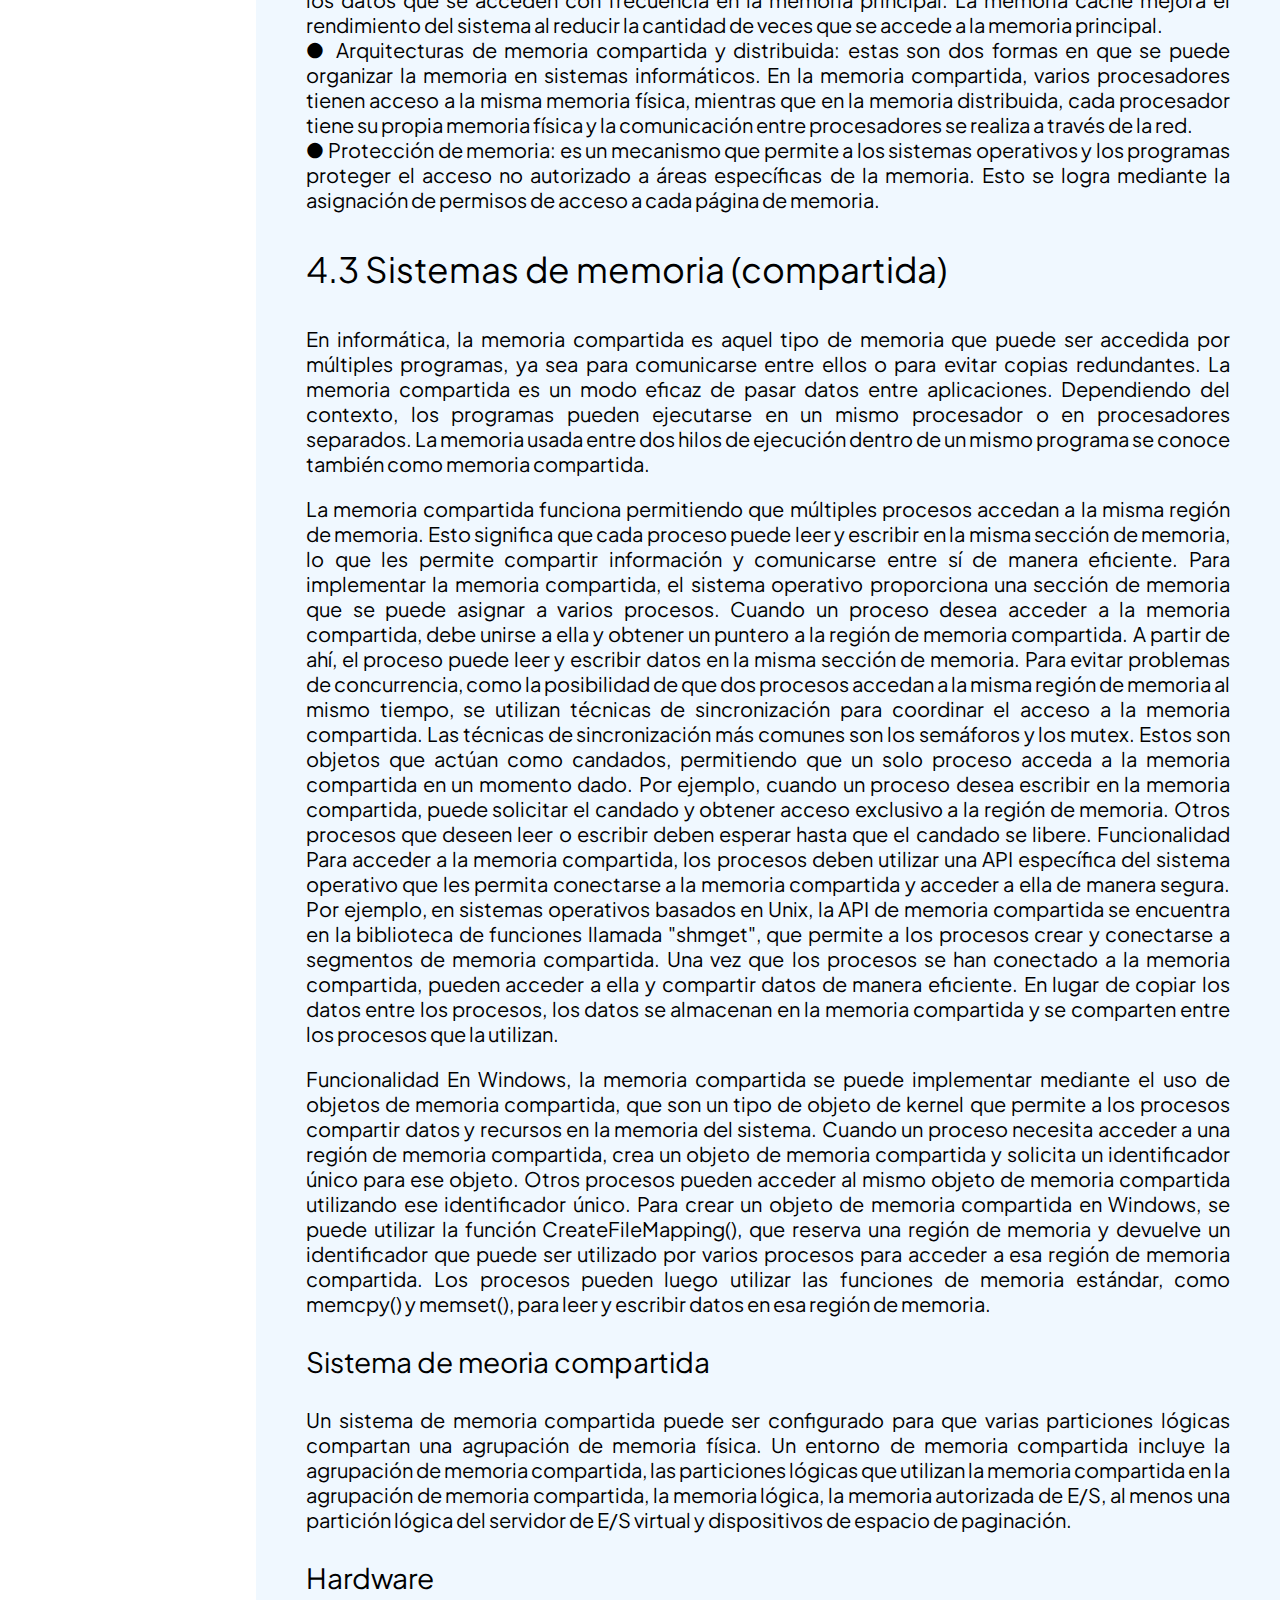
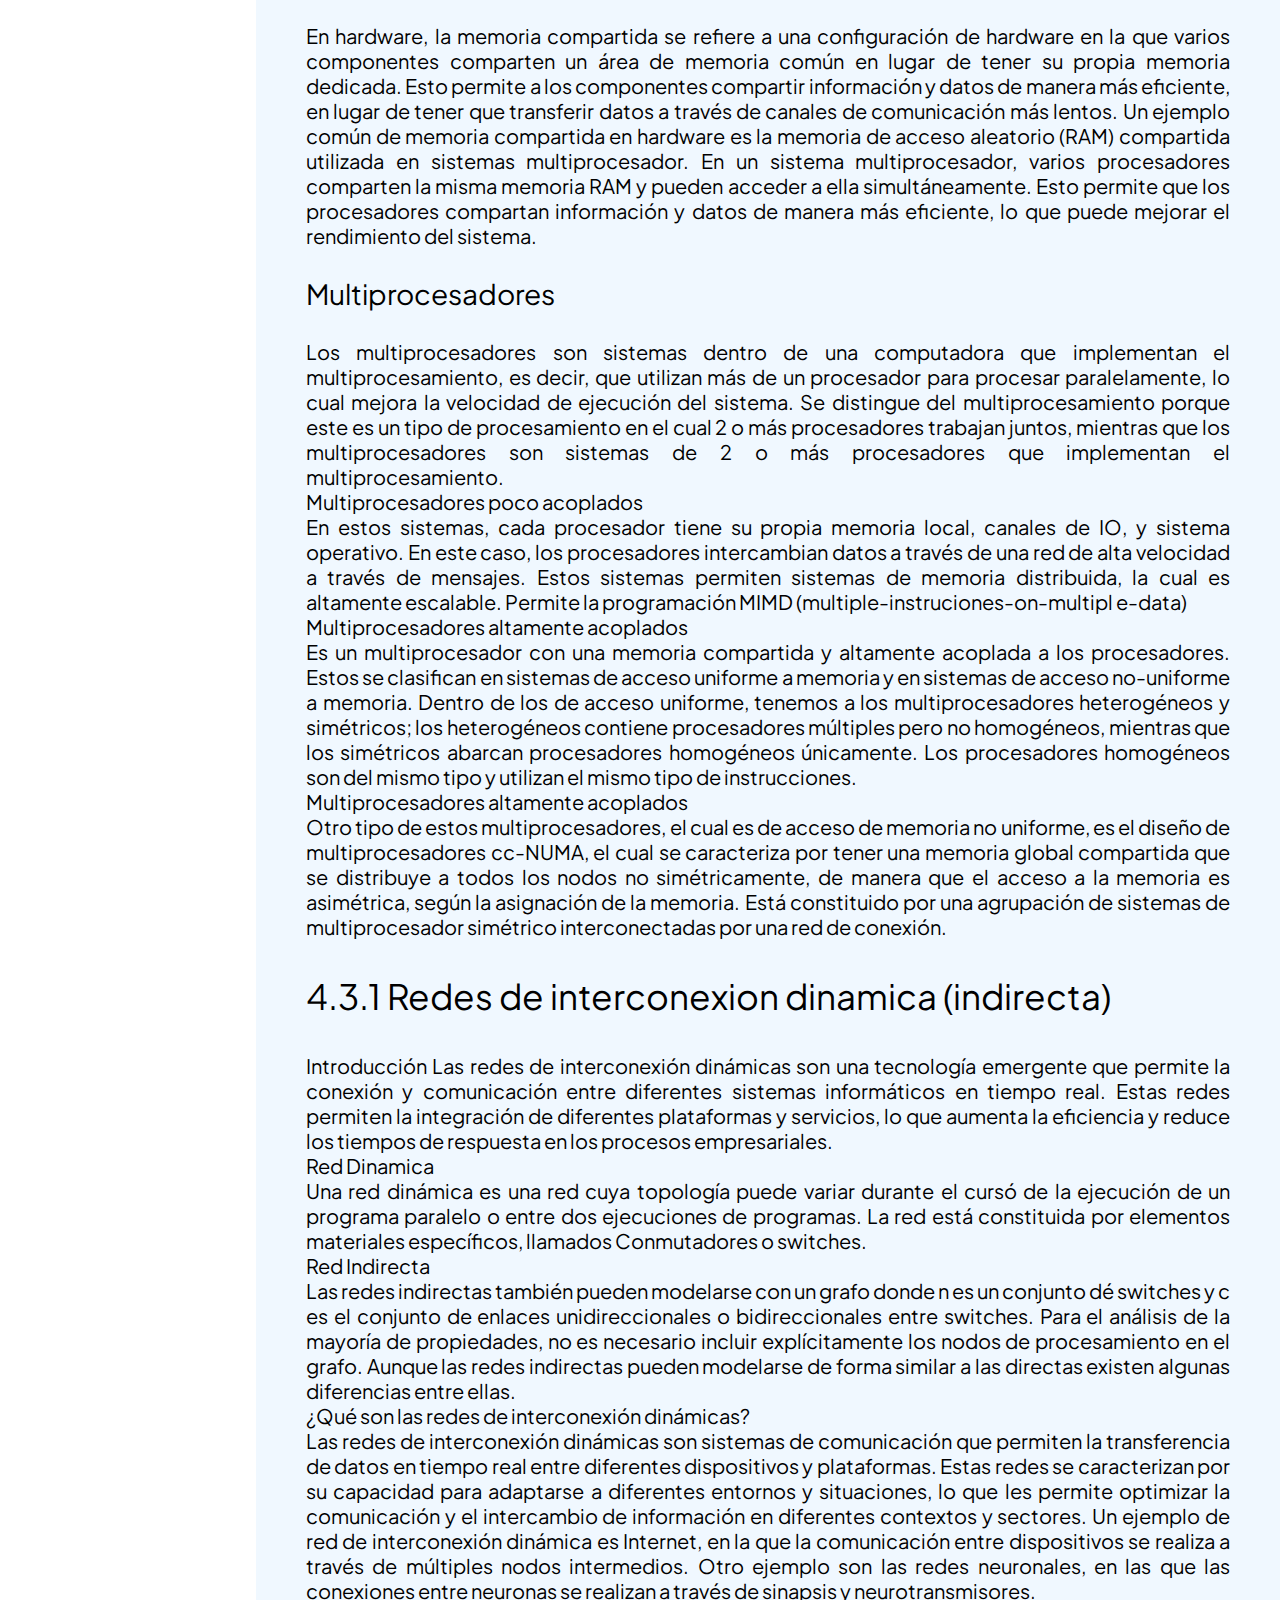
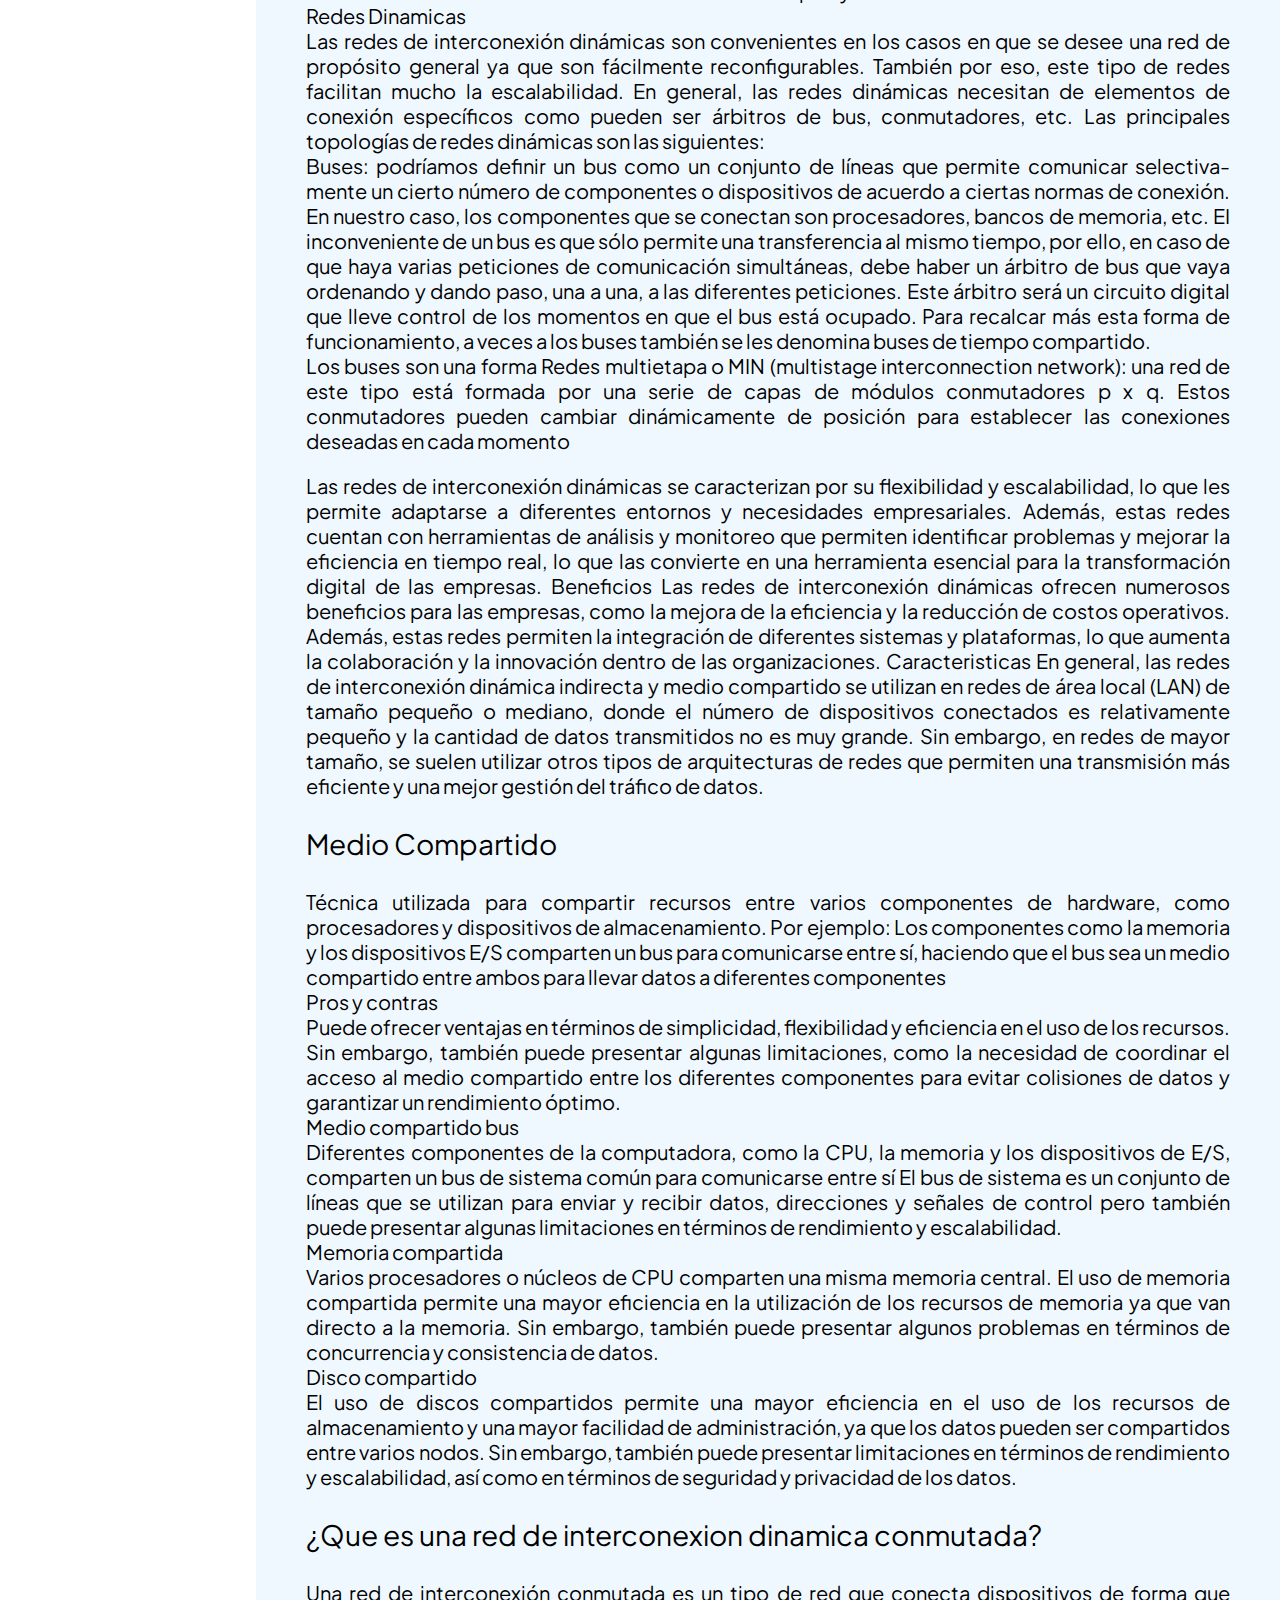
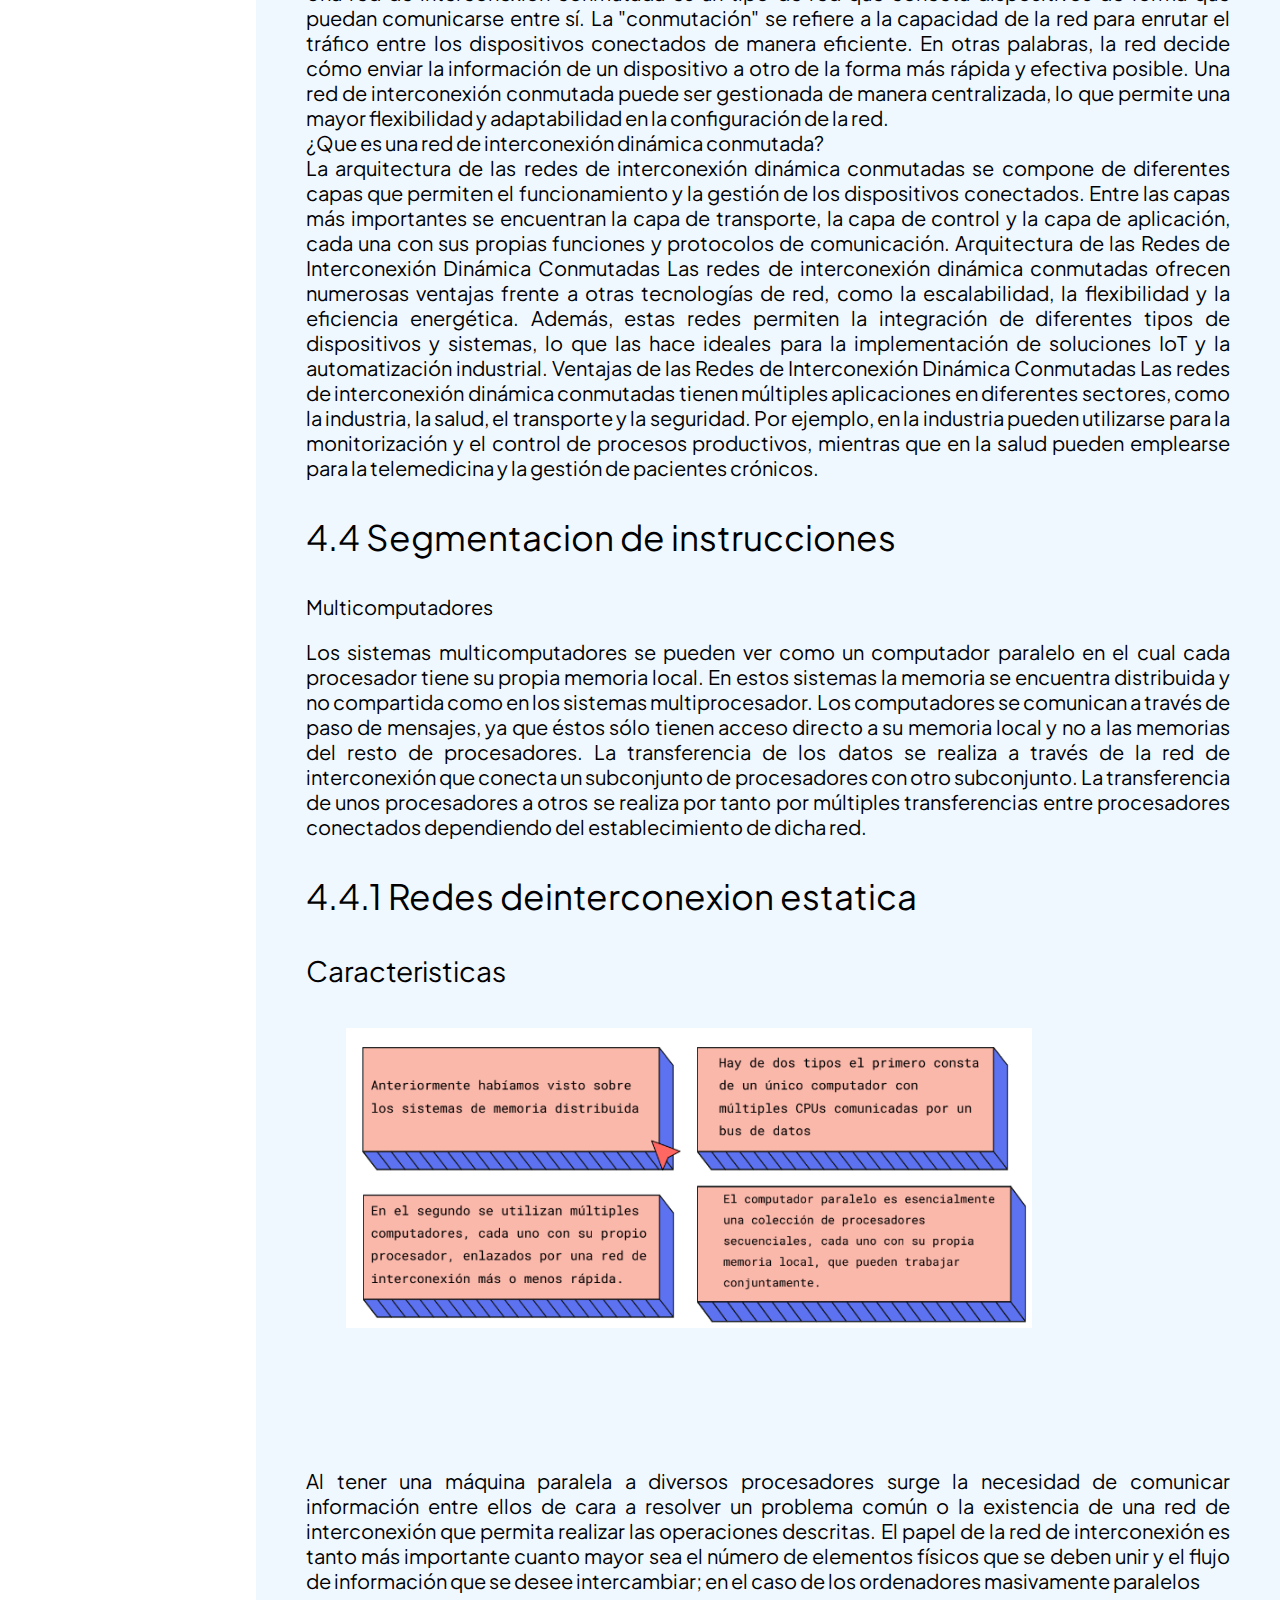
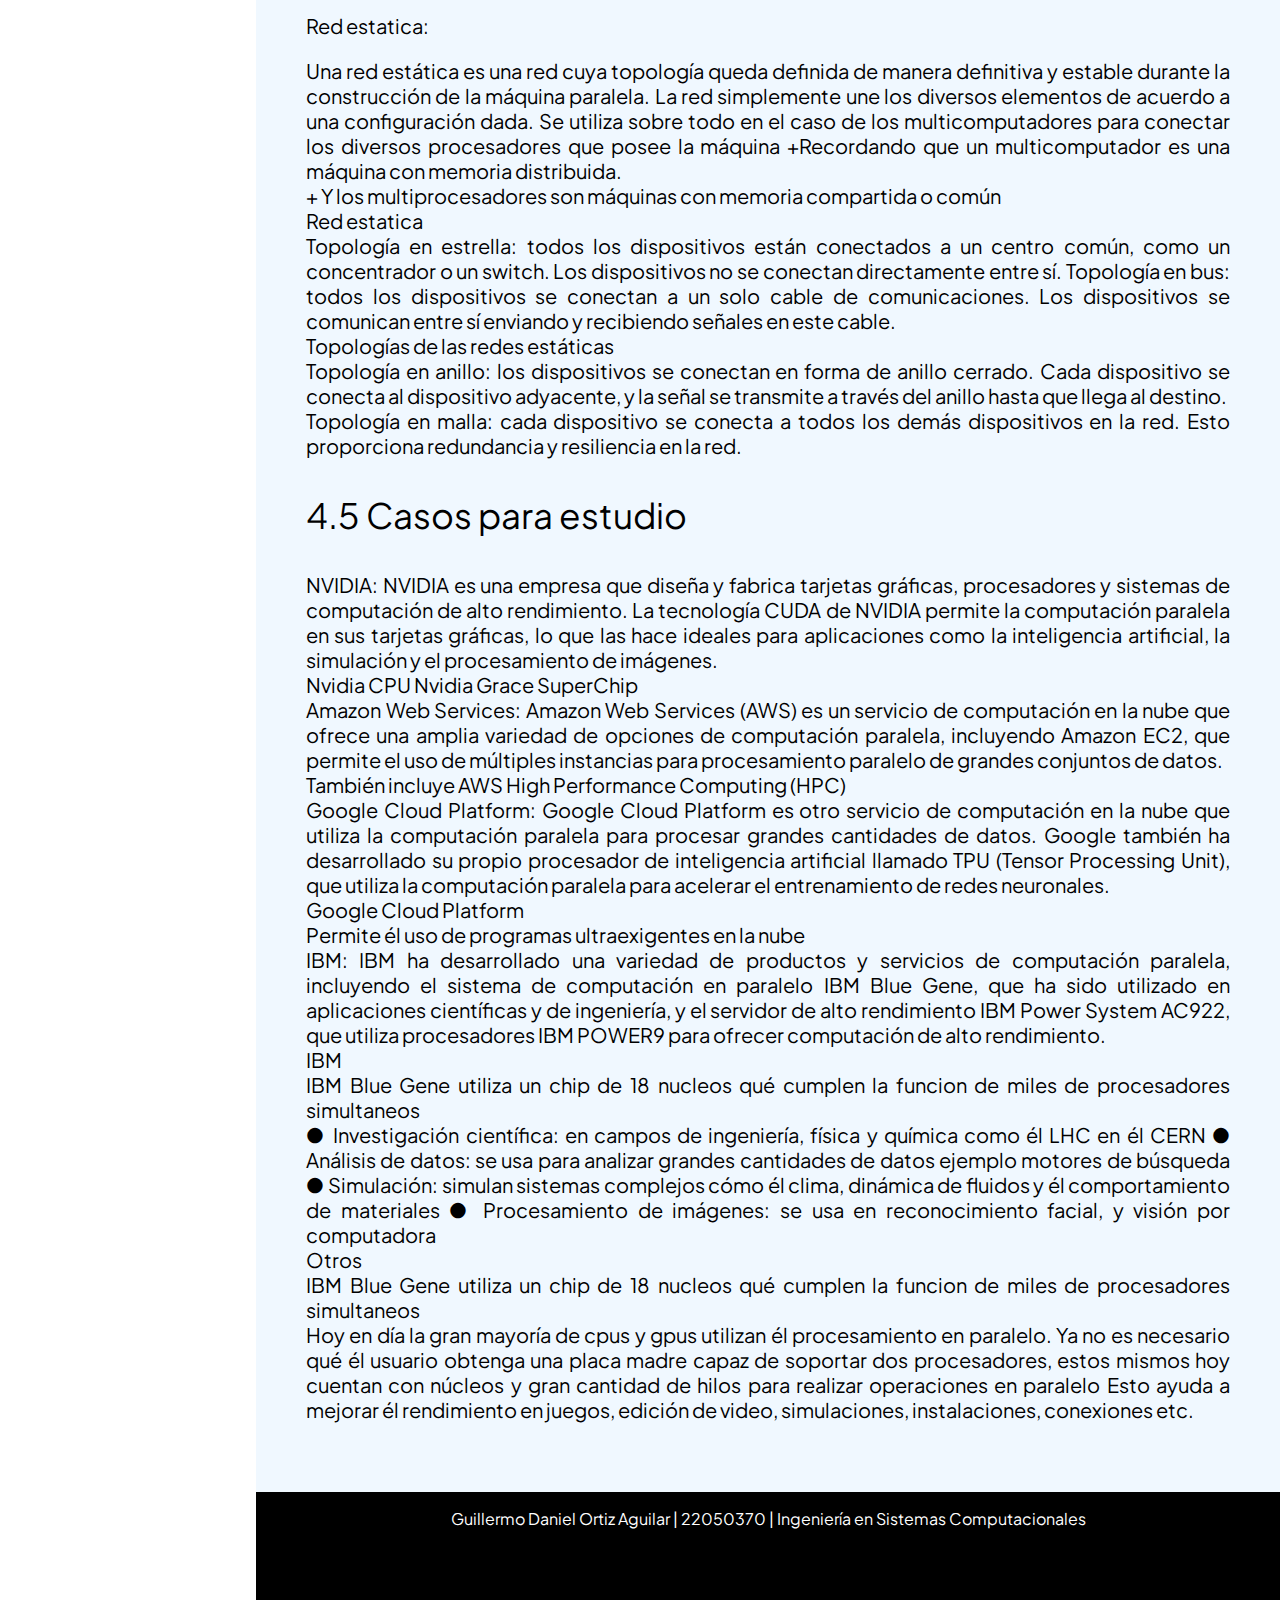
<file: Arquitectura/HTML/index5.html>
<!DOCTYPE html>
<html>
    <head>
        <title>Unidad 4</title>
        <link rel="stylesheet" type="text/CSS" href="../CSS/Style.css" media="screen">
        <link rel="preconnect" href="https://fonts.googleapis.com">
	    <link rel="preconnect" href="https://fonts.gstatic.com" crossorigin>
	    <link href="https://fonts.googleapis.com/css2?family=Plus+Jakarta+Sans:wght@500&display=swap" rel="stylesheet">
        
    </head>
    <body>
        <header>
            <a href="#" class="logo">Arquitectura de las Computadoras</a>
		<nav>
			<ul>
				<li><a href="../../index.html">INICIO</a></li>
				<li><a href="../HTML/index2.html">UNIDAD 1</a></li>
				<li><a href="../HTML/index3.html">UNIDAD 2</a></li>
				<li><a href="../HTML/index4.html">UNIDAD 3</a></li>
				<li><a href="../HTML/index5.html">UNIDAD 4</a></li>
                <li><a href="../HTML/index6.html">PRACTICAS</a></li>
			</ul>
		</nav>
        </header>
        <div class="box">
              <nav class="navegador2">
                <ul>
                    <p>Unidad 4</p>
                    <li><a href="#4.1">4.1 Aspectos basicos de la computacion paralela</a></li><br>
                    <li><a href="#4.2">4.2 tipos de computacion paralela</a></li><br>
                    <li><a href="#4.2.1">4.2.1 Clasificacion</a></li><br>
                    <li><a href="#4.2.2">4.2.2 Arquitectura de computadores secuenciales</a></li><br>
                    <li><a href="#4.2.3">4.2.3 Organizacion de direcciones de memoria</a></li><br>
                    <li><a href="#4.3">4.3 Sitemas de memoria (compartida)</a></li><br>
                    <li><a href="#4.3.1">4.3.1 Redes de interconexion dinamica (indirecta)</a></li><br>
                    <li><a href="#4.4">4.4 Segmentacion de instrucciones</a></li><br>
                    <li><a href="#4.4.1">4.4.1 Redes deinterconexion estatica</a></li><br>
                    <li><a href="#4.5">4.5 Casos para estudio</a></li><br>
                </ul>
            </nav>
            <div class="content">
                <div class="zona2">
                    <p class="tituloGrande">Unidad 4 Procesamiento paralelo</p>
                    <p class=titulo id="4.1">4.1 Aspectos basicos de la computacion paralela</p>
                        <p class="subtitulos">¿Que es?</p>
                            <p>La computación paralela es una
                                técnica de procesamiento de
                                información que se basa en la
                                utilización de múltiples
                                procesadores para llevar a cabo
                                una tarea en paralelo, en lugar de
                                utilizar un solo procesador. Esta
                                técnica permite mejorar
                                significativamente la velocidad y
                                eficiencia de los cálculos y
                                análisis de datos en la
                                computadora.</p>
                        <p class="subtitulos">Sistemas de procesamiento paralelo</p>
                            <p>Los sistemas de
                                procesamiento paralelo se
                                pueden clasificar en dos
                                categorías: simétricos y
                                asíncronos. Uno donde
                                todos los procesadores
                                comparten la misma
                                memoria, y otro donde cada
                                procesador tiene su propia
                                memoria.</p>
                            <p>Las herramientas de computación en
                                paralelo son programas y bibliotecas
                                que se utilizan para programar y
                                ejecutar aplicaciones en sistemas
                                paralelos, de forma que podamos sacarle
                                el máximo provecho a estos. Un ejemplo
                                de esto es la herramienta CUDA
                                desarrollada por Nvidia, la cual
                                permite que aplicaciones aprovechen el
                                procesamiento paralelo para el
                                procesamiento de gráficos, usando la
                                GPU como un coprocesador usando
                                paralelamente sus núcleos.</p>            
                    <p class=titulo id="4.2">4.2 Tipos de computacion paralela</p>
                    <p class=titulo id="4.2.1">4.2.1 Clasificacion</p>
                        <p>Computación multinúcleo: Un procesador multinúcleo es un procesador que incluye múltiples
                            unidades de ejecución (núcleos) en el mismo chip.
                            Multiprocesamiento simétrico: Un multiprocesador simétrico (SMP) es un sistema
                            computacional con múltiples procesadores idénticos que comparten memoria y se conectan a
                            través de un bus.<br>
                            Computación en clúster: Un clúster es un grupo de ordenadores débilmente acoplados que
                            trabajan en estrecha colaboración, de modo que en algunos aspectos pueden considerarse
                            como un solo equipo.<br>
                            Procesamiento paralelo masivo: Tienden a ser más grandes que los clústeres, con «mucho
                            más» de 100 procesadores.<br>
                            Computación distribuida: La computación distribuida es la forma más distribuida de la
                            computación paralela. Se hace uso de ordenadores que se comunican a través de la Internet
                            para trabajar en un problema dado.<br>
                            Circuitos integrados de aplicación específica: Debido a que un ASIC (por definición) es
                            específico para una aplicación dada, puede ser completamente optimizado para esa aplicación.
                            Procesadores vectoriales: Pueden ejecutar la misma instrucción en grandes conjuntos de
                            datos.</p>
                    <p class=titulo id="4.2.2">4.2.2 Arquitectura de computadores secuenciales</p>
                            <p>Las computadoras secuenciales se basan en el
                                modelo introducido por John Von Neumann, la cual
                                consiste en:<br>
                                ● Una Unidad Central de Procesamiento(CPU)<br>
                                ● Memoria Principal para almacenar
                                información<br>
                                ● Bus donde fluyan los datos<br>
                                ● Mecanismo de sincronización</p>
                            <p>segmentación de instrucciones Pipeline</p>
                            <p>Por las limitaciones que este tiene se
                                han desarrollado algunas estrategias
                                para aumentar el rendimiento.
                                La más conocida es la segmentación
                                de instrucciones Pipeline que
                                consiste en llevar a la cola de
                                instrucciones la siguiente instrucción
                                que se ejecutará</p>
                        <p class="subtitulos">Taxonomia de Flynn</p> 
                            <p>Probablemente la clasificación más popular de computadores sea la
                                clasificación de Flynn. Esta taxonomía de las arquitecturas está basada en la
                                clasificación atendiendo al flujo de datos e instrucciones en un sistema. Un
                                flujo de instrucciones es el conjunto de instrucciones secuenciales que son
                                ejecutadas por un único procesador, y un flujo de datos es el flujo secuencial
                                de datos requeridos por el flujo de instrucciones.</p>
                            <p>Se basa en el número de
                                instrucciones y de la
                                secuencia de datos que
                                la computadora utiliza
                                para procesar
                                información, Puede haber
                                secuencias de
                                instrucciones sencillas
                                o múltiples y secuencias
                                de datos sencillas o
                                múltiples.</p>               
                    <p class=titulo id="4.2.3">4.2.3 Organizacion de direcciones de memoria</p>
                            <p>Organización lógica: Los programas a menudo están organizados en
                                módulos, algunos de los cuales pueden ser compartidos por diferentes
                                programas. La gestión de memoria es responsable de manejar esta
                                organización lógica, que se contrapone al espacio de direcciones
                                físicas lineales. Una forma de lograrlo es mediante la segmentación
                                de memoria.
                                Organización física: La memoria suele dividirse en un almacenamiento
                                primario de alta velocidad y uno secundario de menor velocidad. La
                                gestión de memoria del sistema operativo se ocupa de trasladar la
                                información entre estos dos niveles de memoria.</p>
                            <p>Las direcciones de memoria se organizan en bloques o
                                segmentos de memoria, cada uno con una dirección base y un
                                tamaño determinado. Las direcciones de memoria se
                                representan como números enteros que indican la posición
                                en la memoria donde se encuentra un dato o una
                                instrucción.
                                En los sistemas de memoria de acceso aleatorio (RAM), las
                                direcciones de memoria se organizan en una matriz de
                                celdas de memoria, donde cada celda se puede acceder
                                directamente mediante su dirección. En los sistemas de
                                memoria caché, la organización de direcciones de memoria
                                se utiliza para gestionar la caché y optimizar el acceso a
                                los datos.</p>
                            <p>Hay dos tipos de organización de direcciones de memoria: la
                                organización de direcciones de memoria contiguas y la
                                organización de direcciones de memoria no contiguas.
                                La organización de direcciones de memoria contiguas es aquella
                                en la que las celdas de memoria se organizan de forma
                                consecutiva en la memoria. En este tipo de organización, la
                                dirección de memoria de una celda se puede calcular sumando la
                                dirección de la celda anterior y el tamaño de la celda actual.
                                Por ejemplo, si la dirección de la primera celda es 1000 y el
                                tamaño de cada celda es de 4 bytes, la dirección de la segunda
                                celda sería 1004, la dirección de la tercera celda sería 1008, y
                                así sucesivamente.</p>
                            <p>La organización de direcciones de memoria no contiguas es
                                aquella en la que las celdas de memoria se organizan en
                                cualquier lugar de la memoria, sin ningún patrón
                                predecible. En este tipo de organización, la dirección de
                                memoria se asigna a cada celda de forma independiente.
                                La organización de direcciones de memoria contiguas es más
                                eficiente que la organización de direcciones de memoria no
                                contiguas, ya que permite un acceso más rápido a la
                                memoria.<br>
                                
                                Además de la organización de memoria contigua y no
                                contigua, existen otras técnicas y conceptos relacionados
                                con la organización del espacio de direcciones de memoria
                                que son importantes en la arquitectura de los sistemas
                                informáticos, como por ejemplo:<br>
                                ● Espacio de direcciones virtual: es una abstracción del
                                espacio de direcciones de memoria física que se
                                proporciona a los programas que se ejecutan en el
                                sistema. Cada programa tiene su propio espacio de
                                direcciones virtual que se traduce a una dirección
                                física por el sistema operativo.<br>
                                ● Memoria paginada: es una técnica que permite a los
                                sistemas operativos administrar de manera eficiente la
                                memoria virtual mediante la división del espacio de
                                direcciones en páginas de tamaño fijo y la asignación
                                de estas páginas a la memoria física según sea
                                necesario.<br>
                                
                                ● Memoria caché: es un tipo de memoria de alta velocidad
                                que se utiliza para almacenar copias de los datos que
                                se acceden con frecuencia en la memoria principal. La
                                memoria caché mejora el rendimiento del sistema al
                                reducir la cantidad de veces que se accede a la
                                memoria principal.<br>
                                ● Arquitecturas de memoria compartida y distribuida:
                                estas son dos formas en que se puede organizar la
                                memoria en sistemas informáticos. En la memoria
                                compartida, varios procesadores tienen acceso a la
                                misma memoria física, mientras que en la memoria
                                distribuida, cada procesador tiene su propia memoria
                                física y la comunicación entre procesadores se realiza
                                a través de la red.<br>
                                
                                ● Protección de memoria: es un mecanismo que permite a
                                los sistemas operativos y los programas proteger el
                                acceso no autorizado a áreas específicas de la
                                memoria. Esto se logra mediante la asignación de
                                permisos de acceso a cada página de memoria.</p>          
                    <p class=titulo id="4.3">4.3 Sistemas de memoria (compartida)</p>
                            <p>En informática, la memoria compartida es aquel tipo de memoria que
                                puede ser accedida por múltiples programas, ya sea para
                                comunicarse entre ellos o para evitar copias redundantes. La
                                memoria compartida es un modo eficaz de pasar datos entre
                                aplicaciones. Dependiendo del contexto, los programas pueden
                                ejecutarse en un mismo procesador o en procesadores separados. La
                                memoria usada entre dos hilos de ejecución dentro de un mismo
                                programa se conoce también como memoria compartida.</p>
                            <p>La memoria compartida funciona permitiendo que múltiples procesos accedan a la misma región de
                                memoria. Esto significa que cada proceso puede leer y escribir en la misma sección de memoria,
                                lo que les permite compartir información y comunicarse entre sí de manera eficiente.
                                Para implementar la memoria compartida, el sistema operativo proporciona una sección de memoria
                                que se puede asignar a varios procesos. Cuando un proceso desea acceder a la memoria compartida,
                                debe unirse a ella y obtener un puntero a la región de memoria compartida. A partir de ahí, el
                                proceso puede leer y escribir datos en la misma sección de memoria.
                                Para evitar problemas de concurrencia, como la posibilidad de que dos procesos accedan a la
                                misma región de memoria al mismo tiempo, se utilizan técnicas de sincronización para coordinar
                                el acceso a la memoria compartida. Las técnicas de sincronización más comunes son los semáforos
                                y los mutex. Estos son objetos que actúan como candados, permitiendo que un solo proceso acceda
                                a la memoria compartida en un momento dado. Por ejemplo, cuando un proceso desea escribir en la
                                memoria compartida, puede solicitar el candado y obtener acceso exclusivo a la región de
                                memoria. Otros procesos que deseen leer o escribir deben esperar hasta que el candado se libere.
                                
                                Funcionalidad
                                
                                Para acceder a la memoria compartida, los procesos deben utilizar una API específica del sistema
                                operativo que les permita conectarse a la memoria compartida y acceder a ella de manera segura.
                                Por ejemplo, en sistemas operativos basados en Unix, la API de memoria compartida se encuentra
                                en la biblioteca de funciones llamada "shmget", que permite a los procesos crear y conectarse a
                                segmentos de memoria compartida.
                                Una vez que los procesos se han conectado a la memoria compartida, pueden acceder a ella y
                                compartir datos de manera eficiente. En lugar de copiar los datos entre los procesos, los datos
                                se almacenan en la memoria compartida y se comparten entre los procesos que la utilizan.</p>
                            <p>Funcionalidad

                                En Windows, la memoria compartida se puede implementar mediante el uso de objetos de memoria
                                compartida, que son un tipo de objeto de kernel que permite a los procesos compartir datos y
                                recursos en la memoria del sistema.
                                Cuando un proceso necesita acceder a una región de memoria compartida, crea un objeto de memoria
                                compartida y solicita un identificador único para ese objeto. Otros procesos pueden acceder al
                                mismo objeto de memoria compartida utilizando ese identificador único.
                                Para crear un objeto de memoria compartida en Windows, se puede utilizar la función
                                CreateFileMapping(), que reserva una región de memoria y devuelve un identificador que puede ser
                                utilizado por varios procesos para acceder a esa región de memoria compartida. Los procesos
                                pueden luego utilizar las funciones de memoria estándar, como memcpy() y memset(), para leer y
                                escribir datos en esa región de memoria.</p>
                        <p class="subtitulos">Sistema de meoria compartida</p>
                            <p>Un sistema de memoria compartida puede ser configurado para que varias particiones lógicas
                                compartan una agrupación de memoria física. Un entorno de memoria compartida incluye la
                                agrupación de memoria compartida, las particiones lógicas que utilizan la memoria compartida en
                                la agrupación de memoria compartida, la memoria lógica, la memoria autorizada de E/S, al menos
                                una partición lógica del servidor de E/S virtual y dispositivos de espacio de paginación.</p>            
                        <p class="subtitulos">Hardware</p>
                                <p>En hardware, la memoria compartida se refiere a una configuración de hardware
                                    en la que varios componentes comparten un área de memoria común en lugar de
                                    tener su propia memoria dedicada. Esto permite a los componentes compartir
                                    información y datos de manera más eficiente, en lugar de tener que transferir
                                    datos a través de canales de comunicación más lentos.
                                    Un ejemplo común de memoria compartida en hardware es la memoria de acceso
                                    aleatorio (RAM) compartida utilizada en sistemas multiprocesador. En un sistema
                                    multiprocesador, varios procesadores comparten la misma memoria RAM y pueden
                                    acceder a ella simultáneamente. Esto permite que los procesadores compartan
                                    información y datos de manera más eficiente, lo que puede mejorar el
                                    rendimiento del sistema.</p>
                        <p class="subtitulos">Multiprocesadores</p>
                            <p>Los multiprocesadores son sistemas
                                dentro de una computadora que
                                implementan el multiprocesamiento, es
                                decir, que utilizan más de un procesador
                                para procesar paralelamente, lo cual
                                mejora la velocidad de ejecución del
                                sistema.
                                Se distingue del multiprocesamiento
                                porque este es un tipo de procesamiento
                                en el cual 2 o más procesadores trabajan
                                juntos, mientras que los
                                multiprocesadores son sistemas de 2 o
                                más procesadores que implementan el
                                multiprocesamiento.<br>
                                
                                Multiprocesadores poco acoplados<br>
                                En estos sistemas, cada
                                procesador tiene su propia
                                memoria local, canales de IO, y
                                sistema operativo. En este caso,
                                los procesadores intercambian
                                datos a través de una red de alta
                                velocidad a través de mensajes.
                                Estos sistemas permiten sistemas
                                de memoria distribuida, la cual
                                es altamente escalable.
                                Permite la programación MIMD
                                (multiple-instruciones-on-multipl
                                e-data)
                                <br>
                                Multiprocesadores altamente acoplados<br>
                                Es un multiprocesador con una memoria
                                compartida y altamente acoplada a los
                                procesadores.
                                Estos se clasifican en sistemas de
                                acceso uniforme a memoria y en sistemas
                                de acceso no-uniforme a memoria.
                                Dentro de los de acceso uniforme,
                                tenemos a los multiprocesadores
                                heterogéneos y simétricos; los
                                heterogéneos contiene procesadores
                                múltiples pero no homogéneos, mientras
                                que los simétricos abarcan procesadores
                                homogéneos únicamente.
                                Los procesadores homogéneos son del
                                mismo tipo y utilizan el mismo tipo de
                                instrucciones.<br>
                                
                                Multiprocesadores altamente acoplados<br>
                                
                                Otro tipo de estos multiprocesadores, el cual es de acceso de
                                memoria no uniforme, es el diseño de multiprocesadores
                                cc-NUMA, el cual se caracteriza por tener una memoria global
                                compartida que se distribuye a todos los nodos no
                                simétricamente, de manera que el acceso a la memoria es
                                asimétrica, según la asignación de la memoria. Está
                                constituido por una agrupación de sistemas de multiprocesador
                                simétrico interconectadas por una red de conexión.</p>            
                    <p class=titulo id="4.3.1">4.3.1 Redes de interconexion dinamica (indirecta)</p>
                            <p>Introducción

                                Las redes de interconexión dinámicas son una tecnología emergente que permite la
                                conexión y comunicación entre diferentes sistemas informáticos en tiempo real.
                                Estas redes permiten la integración de diferentes plataformas y servicios, lo que
                                aumenta la eficiencia y reduce los tiempos de respuesta en los procesos empresariales.<br>
                                Red Dinamica<br>
                                Una red dinámica es una red cuya topología puede variar durante el cursó de la
                                ejecución de un programa paralelo o entre dos ejecuciones de programas. La red está
                                constituida por elementos materiales específicos, llamados Conmutadores o switches.<br>
                                
                                Red Indirecta<br>
                                Las redes indirectas también pueden modelarse con un grafo donde n es un conjunto dé
                                switches y c es el conjunto de enlaces unidireccionales o bidireccionales entre switches.
                                Para el análisis de la mayoría de propiedades, no es necesario incluir explícitamente los
                                nodos de procesamiento en el grafo. Aunque las redes indirectas pueden modelarse de
                                forma similar a las directas existen algunas diferencias entre ellas.<br>
                                
                                ¿Qué son las redes de interconexión dinámicas?<br>
                                Las redes de interconexión dinámicas son sistemas de comunicación que permiten la
                                transferencia de datos en tiempo real entre diferentes dispositivos y plataformas.
                                Estas redes se caracterizan por su capacidad para adaptarse a diferentes entornos y
                                situaciones, lo que les permite optimizar la comunicación y el intercambio de información en
                                diferentes contextos y sectores.
                                Un ejemplo de red de interconexión dinámica es Internet, en la que la comunicación entre
                                dispositivos se realiza a través de múltiples nodos intermedios. Otro ejemplo son las redes
                                neuronales, en las que las conexiones entre neuronas se realizan a través de sinapsis y
                                neurotransmisores.<br>
                                
                                Redes Dinamicas<br>
                                Las redes de interconexión dinámicas son convenientes en los casos en que se desee una
                                red de propósito general ya que son fácilmente reconfigurables. También por eso, este tipo de
                                redes facilitan mucho la escalabilidad. En general, las redes dinámicas necesitan de elementos
                                de conexión específicos como pueden ser árbitros de bus, conmutadores, etc. Las principales
                                topologías de redes dinámicas son las siguientes:<br>
                                
                                Buses: podríamos definir un bus como un conjunto de líneas que permite comunicar selectiva-
                                mente un cierto número de componentes o dispositivos de acuerdo a ciertas normas de
                                
                                conexión. En nuestro caso, los componentes que se conectan son procesadores, bancos de
                                memoria, etc. EI inconveniente de un bus es que sólo permite una transferencia al mismo tiempo,
                                por ello, en caso de que haya varias peticiones de comunicación simultáneas,
                                debe haber un árbitro de bus que vaya ordenando y dando paso, una a una, a las diferentes
                                peticiones. Este árbitro será un circuito digital que lleve control de los momentos en
                                que el bus está ocupado. Para recalcar más esta forma de funcionamiento, a veces a los
                                buses también se les denomina buses de tiempo compartido.<br> Los buses son una forma
                                Redes multietapa o MIN (multistage interconnection network):
                                una red de este tipo está formada por una serie de capas de módulos conmutadores p x q. Estos
                                conmutadores pueden
                                cambiar dinámicamente de posición para establecer las conexiones deseadas en cada momento</p>
                            <p>Las redes de interconexión dinámicas se caracterizan por su flexibilidad y escalabilidad, lo que
                                les permite adaptarse a diferentes entornos y necesidades empresariales.
                                Además, estas redes cuentan con herramientas de análisis y monitoreo que permiten identificar
                                problemas y mejorar la eficiencia en tiempo real, lo que las convierte en una herramienta
                                esencial para la transformación digital de las empresas.
                                Beneficios
                                Las redes de interconexión dinámicas ofrecen numerosos beneficios para las empresas, como
                                la mejora de la eficiencia y la reducción de costos operativos.
                                Además, estas redes permiten la integración de diferentes sistemas y plataformas, lo que
                                aumenta la colaboración y la innovación dentro de las organizaciones.
                                Caracteristicas
                                
                                En general, las redes de interconexión dinámica indirecta y medio compartido se utilizan en
                                redes de área local (LAN) de tamaño pequeño o mediano, donde el número de dispositivos
                                conectados es relativamente pequeño y la cantidad de datos transmitidos no es muy grande.
                                Sin embargo, en redes de mayor tamaño, se suelen utilizar otros tipos de arquitecturas de
                                redes que permiten una transmisión más eficiente y una mejor gestión del tráfico de datos.</p>
                        <p class="subtitulos">Medio Compartido</p>
                            <p>Técnica utilizada para compartir recursos entre
                                varios componentes de hardware, como procesadores y
                                dispositivos de almacenamiento.
                                Por ejemplo: Los componentes como la memoria y los
                                dispositivos E/S comparten un bus para comunicarse
                                entre sí, haciendo que el bus sea un medio
                                compartido entre ambos para llevar datos a
                                diferentes componentes<br>
                                
                                Pros y contras<br>
                                
                                Puede ofrecer ventajas en términos de
                                simplicidad, flexibilidad y eficiencia en el uso
                                de los recursos. Sin embargo, también puede
                                presentar algunas limitaciones, como la necesidad
                                de coordinar el acceso al medio compartido entre
                                los diferentes componentes para evitar colisiones
                                de datos y garantizar un rendimiento óptimo.<br>
                                
                                Medio compartido bus<br>
                                
                                Diferentes componentes de la computadora, como la CPU, la
                                memoria y los dispositivos de E/S, comparten un bus de
                                sistema común para comunicarse entre sí
                                El bus de sistema es un conjunto de líneas que se utilizan
                                para enviar y recibir datos, direcciones y señales de
                                control
                                pero también puede presentar algunas limitaciones en
                                términos de rendimiento y escalabilidad.<br>
                                
                                Memoria compartida<br>
                                
                                Varios procesadores o núcleos de CPU comparten una misma memoria central. El uso
                                de memoria compartida permite una mayor eficiencia en la utilización de los recursos de
                                memoria ya que van directo a la memoria.
                                Sin embargo, también puede presentar algunos problemas en términos de concurrencia
                                y consistencia de datos.<br>
                                
                                Disco compartido<br>
                                El uso de discos compartidos permite una mayor
                                eficiencia en el uso de los recursos de
                                almacenamiento y una mayor facilidad de
                                administración, ya que los datos pueden ser
                                compartidos entre varios nodos.
                                Sin embargo, también puede presentar limitaciones
                                en términos de rendimiento y escalabilidad, así
                                como en términos de seguridad y privacidad de los
                                datos.<br></p>
                        <p class="subtitulos">¿Que es una red de interconexion dinamica conmutada?</p>
                            <p>Una red de interconexión conmutada es un tipo de red que
                                conecta dispositivos de forma que puedan comunicarse
                                entre sí. La "conmutación" se refiere a la capacidad de
                                la red para enrutar el tráfico entre los dispositivos
                                conectados de manera eficiente. En otras palabras, la red
                                decide cómo enviar la información de un dispositivo a
                                otro de la forma más rápida y efectiva posible. Una red
                                de interconexión conmutada puede ser gestionada de manera
                                centralizada, lo que permite una mayor flexibilidad y
                                adaptabilidad en la configuración de la red.<br>
                                ¿Que es una red de interconexión
                                dinámica conmutada?<br>
                                
                                La arquitectura de las redes de
                                interconexión dinámica conmutadas se
                                compone de diferentes capas que permiten
                                el funcionamiento y la gestión de los
                                dispositivos conectados.
                                Entre las capas más importantes se
                                encuentran la capa de transporte, la
                                capa de control y la capa de aplicación,
                                cada una con sus propias funciones y
                                protocolos de comunicación.
                                Arquitectura de las Redes de
                                Interconexión Dinámica Conmutadas
                                
                                Las redes de interconexión dinámica
                                conmutadas ofrecen numerosas ventajas
                                frente a otras tecnologías de red, como
                                la escalabilidad, la flexibilidad y la
                                eficiencia energética.
                                Además, estas redes permiten la
                                integración de diferentes tipos de
                                dispositivos y sistemas, lo que las hace
                                ideales para la implementación de
                                soluciones IoT y la automatización
                                industrial.
                                Ventajas de las Redes de
                                Interconexión Dinámica Conmutadas
                                
                                Las redes de interconexión dinámica
                                conmutadas tienen múltiples aplicaciones
                                en diferentes sectores, como la
                                industria, la salud, el transporte y la
                                seguridad.
                                Por ejemplo, en la industria pueden
                                utilizarse para la monitorización y el
                                control de procesos productivos,
                                mientras que en la salud pueden
                                emplearse para la telemedicina y la
                                gestión de pacientes crónicos.</p>                    
                    <p class=titulo id="4.4">4.4 Segmentacion de instrucciones</p>
                        <p class="subtitulo">Multicomputadores</p>
                                <p>Los sistemas multicomputadores
                                    se pueden ver como un
                                    computador paralelo en el cual
                                    cada procesador tiene su
                                    propia memoria local.
                                    
                                    En estos sistemas la memoria se encuentra distribuida y no compartida como
                                    en los sistemas multiprocesador. Los computadores se comunican a través de
                                    paso de mensajes, ya que éstos sólo tienen acceso directo a su memoria local
                                    y no a las memorias del resto de procesadores.
                                    
                                    La transferencia de los datos se
                                    realiza a través de la red de
                                    interconexión que conecta un
                                    subconjunto de procesadores con
                                    otro subconjunto. La transferencia
                                    de unos procesadores a otros se
                                    realiza por tanto por múltiples
                                    transferencias entre procesadores
                                    conectados dependiendo del
                                    establecimiento de dicha red.</p>
                    <p class=titulo id="4.4.1">4.4.1 Redes deinterconexion estatica</p>
                        <p class="subtitulos">Caracteristicas</p>
                        <div class="imagen">
                            <img  class="imagen3_8" src="../CSS/img/caracteristicas.png">
                        </div>
                        <p>Al tener una máquina paralela a diversos procesadores
                            surge la necesidad de comunicar información entre ellos
                            de cara a resolver un problema común o la existencia de
                            una red de interconexión que permita realizar las
                            operaciones descritas.
                            El papel de la red de interconexión es tanto más
                            importante cuanto mayor sea el número de elementos
                            físicos que se deben unir y el flujo de información que
                            se desee intercambiar; en el caso de los ordenadores
                            masivamente paralelos</p>
                        <p>Red estatica:</p>
                        <p>Una red estática es una red cuya topología queda definida de
                            manera definitiva y estable durante la construcción de la
                            máquina paralela. La red simplemente une los diversos
                            elementos de acuerdo a una configuración dada. Se utiliza
                            sobre todo en el caso de los multicomputadores para conectar
                            los diversos procesadores que posee la máquina
                            +Recordando que un multicomputador es una máquina con memoria
                            distribuida.<br>
                            + Y los multiprocesadores son máquinas con memoria
                            compartida o común<br>
                            Red estatica<br>
                            
                            Topología en estrella: todos los dispositivos están conectados
                            a un centro común, como un concentrador o un switch. Los
                            dispositivos no se conectan directamente entre sí.
                            Topología en bus: todos los dispositivos se conectan a un solo
                            cable de comunicaciones. Los dispositivos se comunican entre
                            sí enviando y recibiendo señales en este cable.
                            <br>
                            
                            Topologías de las redes estáticas<br>
                            
                            Topología en anillo: los dispositivos se conectan en forma de
                            anillo cerrado. Cada dispositivo se conecta al dispositivo
                            adyacente, y la señal se transmite a través del anillo hasta
                            que llega al destino.<br>
                            Topología en malla: cada dispositivo se conecta a todos los
                            demás dispositivos en la red. Esto proporciona redundancia y
                            resiliencia en la red.<br></p>    
                    <p class=titulo id="4.5">4.5 Casos para estudio</p>
                        <p>NVIDIA: NVIDIA es una empresa que
                            diseña y fabrica tarjetas gráficas,
                            procesadores y sistemas de
                            computación de alto rendimiento. La
                            tecnología CUDA de NVIDIA permite la
                            computación paralela en sus tarjetas
                            gráficas, lo que las hace ideales
                            para aplicaciones como la
                            inteligencia artificial, la
                            simulación y el procesamiento de
                            imágenes.<br>
                            
                            Nvidia
                            CPU Nvidia Grace
                            SuperChip
                            <br>
                            Amazon Web Services: Amazon Web
                            Services (AWS) es un servicio de
                            computación en la nube que ofrece una
                            amplia variedad de opciones de
                            computación paralela, incluyendo
                            Amazon EC2, que permite el uso de
                            múltiples instancias para
                            procesamiento paralelo de grandes
                            conjuntos de datos.
                            <br>
                
                            
                            También incluye AWS High
                            Performance Computing (HPC)
                            <br>
                            Google Cloud Platform: Google Cloud
                            Platform es otro servicio de
                            computación en la nube que utiliza la
                            computación paralela para procesar
                            grandes cantidades de datos. Google
                            también ha desarrollado su propio
                            procesador de inteligencia artificial
                            llamado TPU (Tensor Processing Unit),
                            que utiliza la computación paralela
                            para acelerar el entrenamiento de
                            redes neuronales.
                            <br>
                            Google Cloud Platform
                            <br>
                            Permite él uso de programas
                            ultraexigentes en la nube
                            <br>
                            IBM: IBM ha desarrollado una variedad
                            de productos y servicios de
                            computación paralela, incluyendo el
                            sistema de computación en paralelo
                            IBM Blue Gene, que ha sido utilizado
                            en aplicaciones científicas y de
                            ingeniería, y el servidor de alto
                            rendimiento IBM Power System AC922,
                            que utiliza procesadores IBM POWER9
                            para ofrecer computación de alto
                            rendimiento.
                            <br>
                            IBM
                            <br>
                            IBM Blue Gene utiliza un chip de 18
                            nucleos qué cumplen la funcion de miles
                            de procesadores simultaneos
                            <br>
                            ● Investigación científica: en
                            campos de ingeniería, física y
                            química como él LHC en él CERN
                            ● Análisis de datos: se usa para
                            analizar grandes cantidades de
                            datos ejemplo motores de búsqueda
                            ● Simulación: simulan sistemas
                            complejos cómo él clima, dinámica
                            de fluidos y él comportamiento de
                            materiales
                            ● Procesamiento de imágenes: se usa
                            en reconocimiento facial, y
                            visión por computadora
                            <br>
                            Otros
                            <br>
                            IBM Blue Gene utiliza un chip de 18
                            nucleos qué cumplen la funcion de miles
                            de procesadores simultaneos
                            <br>
                            Hoy en día la gran mayoría de cpus y
                            gpus utilizan él procesamiento en
                            paralelo. Ya no es necesario qué él
                            usuario obtenga una placa madre capaz
                            de soportar dos procesadores, estos
                            mismos hoy cuentan con núcleos y gran
                            cantidad de hilos para realizar
                            operaciones en paralelo
                            Esto ayuda a mejorar él rendimiento
                            en juegos, edición de video,
                            simulaciones, instalaciones,
                            conexiones etc.</p>
                    
                </div>
                <div class="zona3">
                    <p class="datos">Guillermo Daniel Ortiz Aguilar | 22050370 | Ingeniería en Sistemas Computacionales</p>
		        </div>
            </div>
        </div>
        <script type="text/javascript">
            window.addEventListener("scroll", function(){
                var header = document.querySelector("header");
                header.classList.toggle("abajo",window.scrollY>0);
            })
        </script>
    </body>
</html>
</file>
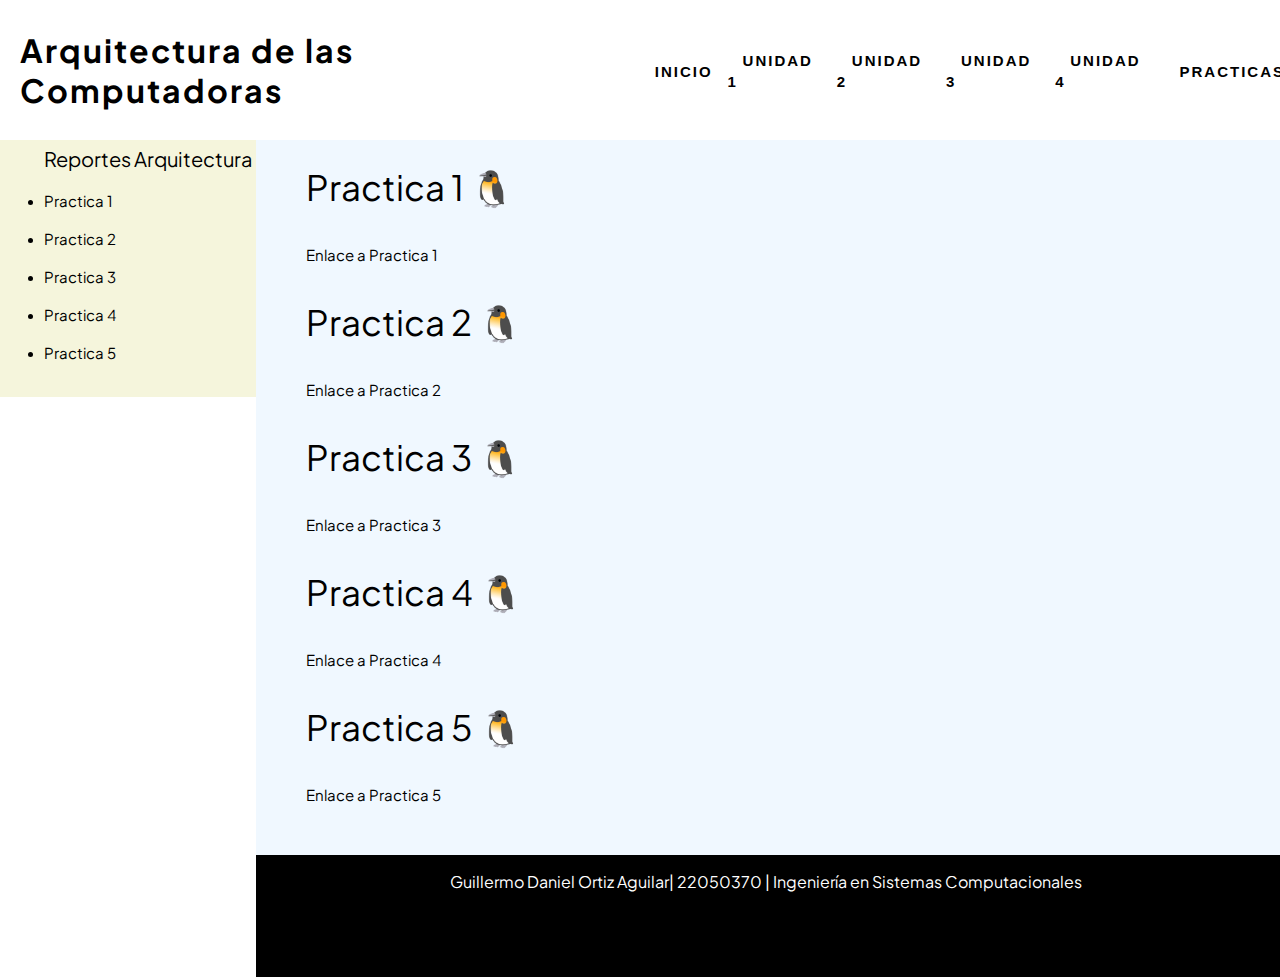
<file: Arquitectura/HTML/index6.html>
<!DOCTYPE html>
<html>
    <head>
        <title>Practicas</title>
        <link rel="stylesheet" type="text/CSS" href="../CSS/Style.css" media="screen">
        <link rel="preconnect" href="https://fonts.googleapis.com">
	    <link rel="preconnect" href="https://fonts.gstatic.com" crossorigin>
	    <link href="https://fonts.googleapis.com/css2?family=Plus+Jakarta+Sans:wght@500&display=swap" rel="stylesheet">
    
    </head>
    <body>
        <header>
            <a href="#" class="logo">Arquitectura de las Computadoras</a>
		<nav>
			<ul>
				<li><a href="../../index.html">INICIO</a></li>
				<li><a href="../HTML/index2.html">UNIDAD 1</a></li>
				<li><a href="../HTML/index3.html">UNIDAD 2</a></li>
				<li><a href="../HTML/index4.html">UNIDAD 3</a></li>
				<li><a href="../HTML/index5.html">UNIDAD 4</a></li>
                <li><a href="../HTML/index6.html">PRACTICAS</a></li>
			</ul>
		</nav>
        </header>
        <div class="box">
              <nav class="navegador2">
                <ul>
                    <p>Reportes Arquitectura</p>
                    <li><a href="#1">Practica 1</a></li><br>
                    <li><a href="#2">Practica 2</a></li><br>
                    <li><a href="#3">Practica 3</a></li><br>
                    <li><a href="#4">Practica 4</a></li><br>
                    <li><a href="#5">Practica 5</a></li><br>
                </ul>
            </nav>
            <div class="content">
                <div class="zona2">
                    <p class="titulo" id="1"> Practica 1 🐧</p>
                    <a href="https://docs.google.com/document/d/1Zl_KGzrK4rb6dOpH0sQp_pDV6GIgj-4UoyPaEHzwUik/edit?usp=sharing">Enlace a Practica 1</a>
                    <p class="titulo" id="2"> Practica 2 🐧</p>
                    <a href="https://docs.google.com/document/d/1lThnY8XMmjajwtO-0f4zJxwNoEKt7l0pm-xVckU6U7w/edit?usp=sharing">Enlace a Practica 2</a>
                    <p class="titulo" id="3"> Practica 3 🐧</p>
                    <a href="https://docs.google.com/document/d/1XGPoWVEFJqyf00SExl-ULRrqms7_ZYAKo6oms6RUGIg/edit?usp=sharing">Enlace a Practica 3</a>
                    <p class="titulo" id="4"> Practica 4 🐧</p>
                    <a href="https://docs.google.com/document/d/1y5POiOfFLGzq9WbvMwDIAC7IanxvXQ_mRn7qINGw9m4/edit?usp=sharing">Enlace a Practica 4</a>
                    <p class="titulo" id="4"> Practica 5 🐧</p>
                    <a href="https://docs.google.com/document/d/1fvtnExjaKsMpcNCQLKnrpdqAezxFWPjJVn6YzxydXEI/edit?usp=sharing">Enlace a Practica 5</a>
                </div>
                <div class="zona3">
                    <p class="datos">Guillermo Daniel Ortiz Aguilar| 22050370 | Ingeniería en Sistemas Computacionales</p>
                    <p>i</p>
                </div>
            </div>
        </div>
        <script type="text/javascript">
            window.addEventListener("scroll", function(){
                var header = document.querySelector("header");
                header.classList.toggle("abajo",window.scrollY>0);
            })
        </script>
    </body>
</html>
</file>
<file: Arquitectura/CSS/Style.css>
html{
    box-sizing: border-box;
}
body, html{
    margin: 0;
    padding: 0;
}
header{
    position: fixed;
    top: 0;
    left: 0;
    width: 100%;
    display: flex;
    justify-content: space-around;
    transition: 0.7s;
    padding: 30px 20px;
    z-index: 10;
    background: #fff;
    color: #000000;
    font-family: 'Plus Jakarta Sans', sans-serif;
    z-index: 1;
    grid-column-start: 1;
    grid-column-end: -1;
}
header.abajo{
    background: #a664e3;
    padding: 15px 20px;
}
header .logo{
    position: relative;
    color: #000000;
    font-weight: bold;
    font-size: 2em;
    font-family: 'Plus Jakarta Sans', sans-serif;
    letter-spacing: 2px;
    transition: 1.5s;
    text-decoration: none;
}
nav{
    display: flex;
    justify-content: center;
    align-items: center;

}

header ul{
    position: relative;
    display: flex;
    justify-content: center;
    align-items: center;
}

header ul li{
    list-style: none;
}

header ul li a{
    position: relative;
    font-family: helvetica;
    margin: 0 15px;
    text-decoration: none;
    color: #000000;
    letter-spacing: 2px;
    font-weight: 600;
    transition: 0.7s;
}




header.abajo .logo,
header.abajo ul li a{
    color: #000000;	
}
/**/


.zona1  {
    width: 90%;
    height: 100px;
    background-color: rgb(213, 161, 228);
    padding: 8px;
    text-align: center;
}


.imagen{
    width: 100px;
    height: 400px;
    margin: 40px;

}


.zona2{
    
    background-color: aliceblue;
    padding: 50px;
}
.zona3{
    background-color: black;
    text-align: center;
    display: flex;
    justify-content: center;
    align-items: center;
    
}





/*Index2*/
.imagen1{
    height: 400px;
    z-index: 2;    
}

.imagen2{
    height: 300px;

}


.imagen4{
    height: 300px;
}


.imagen5{
    height: 400px;
}


.imagen6{
    height: 500px;
}




.navegador2{
    margin-top: 80px;
    margin-right:0;
    padding-top: 30px;
    width: 20%;
    height: auto;
    background-color: beige;
    float: left;
    
}


.content{
    margin-top: 80px;
    width: 80%;
    height: 100vh;
    float: left;
}

p{
    font-family: 'Plus Jakarta Sans', sans-serif;
    font-size: 20px;
    z-index: 2;
    text-align: justify;
}


a{
    font-family: 'Plus Jakarta Sans', sans-serif;
    font-size: 15px;
    text-decoration: none;
    color: #000000;  
}

a:hover{
    background-color: #a664e3;
}

.tituloGrande{
    font-family: 'Plus Jakarta Sans', sans-serif;
    font-size: 45px;
    text-align: center;
}

.titulo{
    font-family: 'Plus Jakarta Sans', sans-serif;
    font-size: 35px;
}

.subtitulos{
    font-family: 'Plus Jakarta Sans', sans-serif;
    font-size: 28px;
}


/*imagenes del index4 La unidad 3*/
.imagen3_1{
    height: 300px;
}

.imagen3_2{
    height: 300px;
}

.imagen3_3{
    height: 300px;
}

.imagen3_4{
    height: 300px;
}

.imagen3_5{
    height: 300px;
}

.imagen3_6{
    height: 300px;
}

.imagen3_7{
    height: 300px;
}



/*imagenes del index5 unidad 4 html*/
.imagen3_8{
    height: 300px;
}
.datos{
    font-size: medium;
    color: #fff;
    height: 10vh;
    
}
</file>
